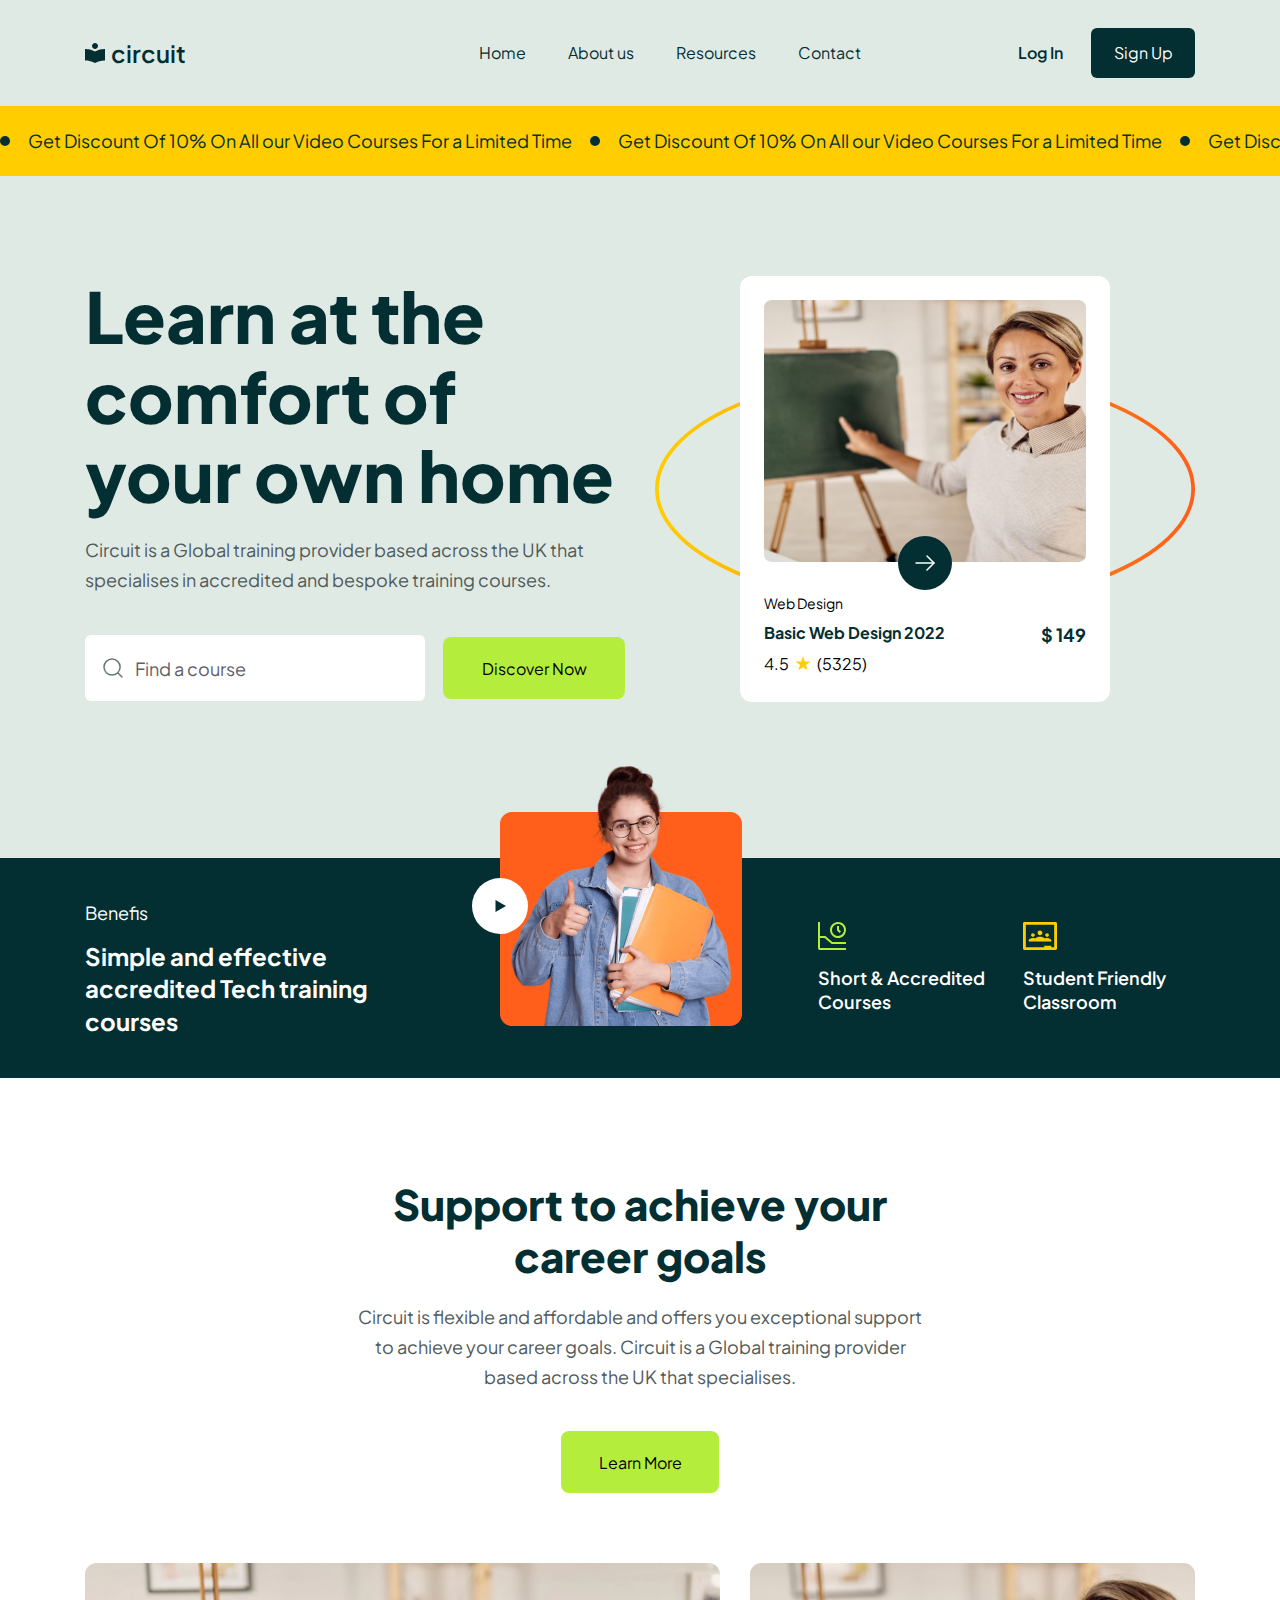
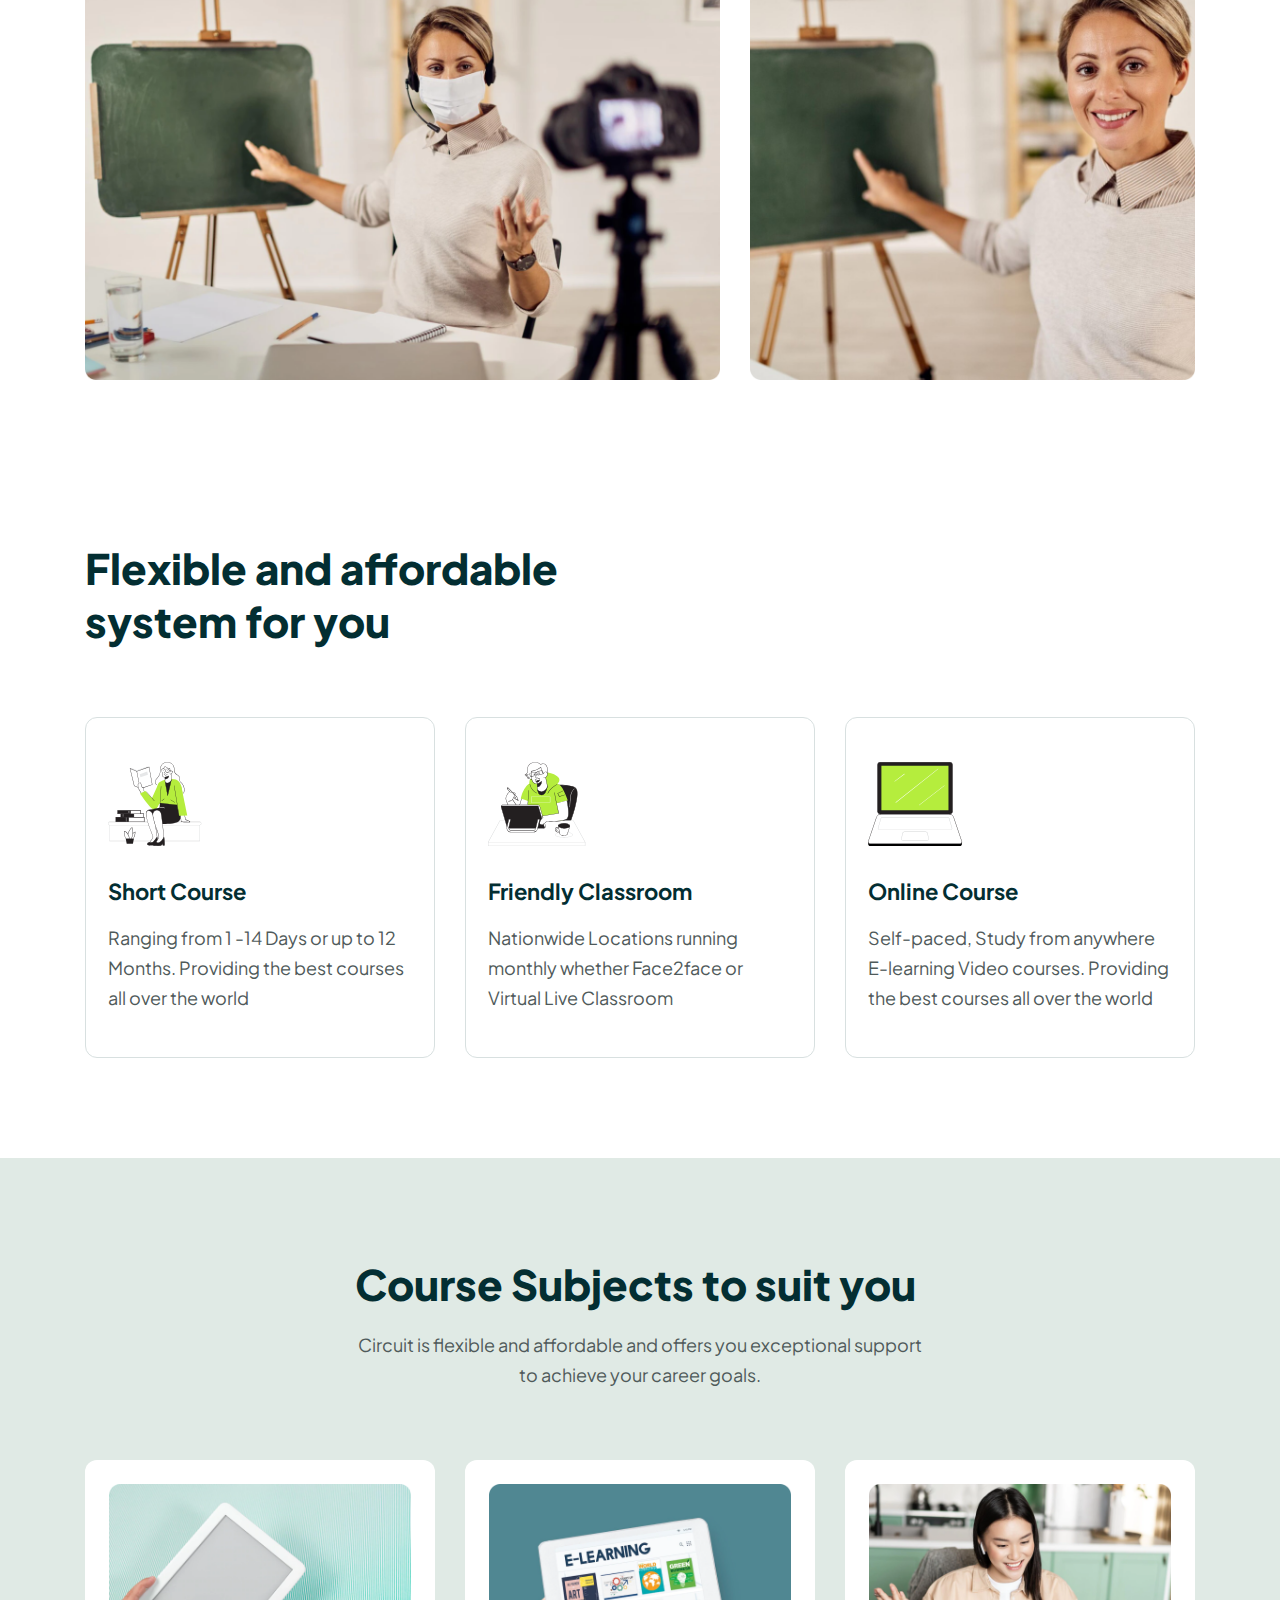
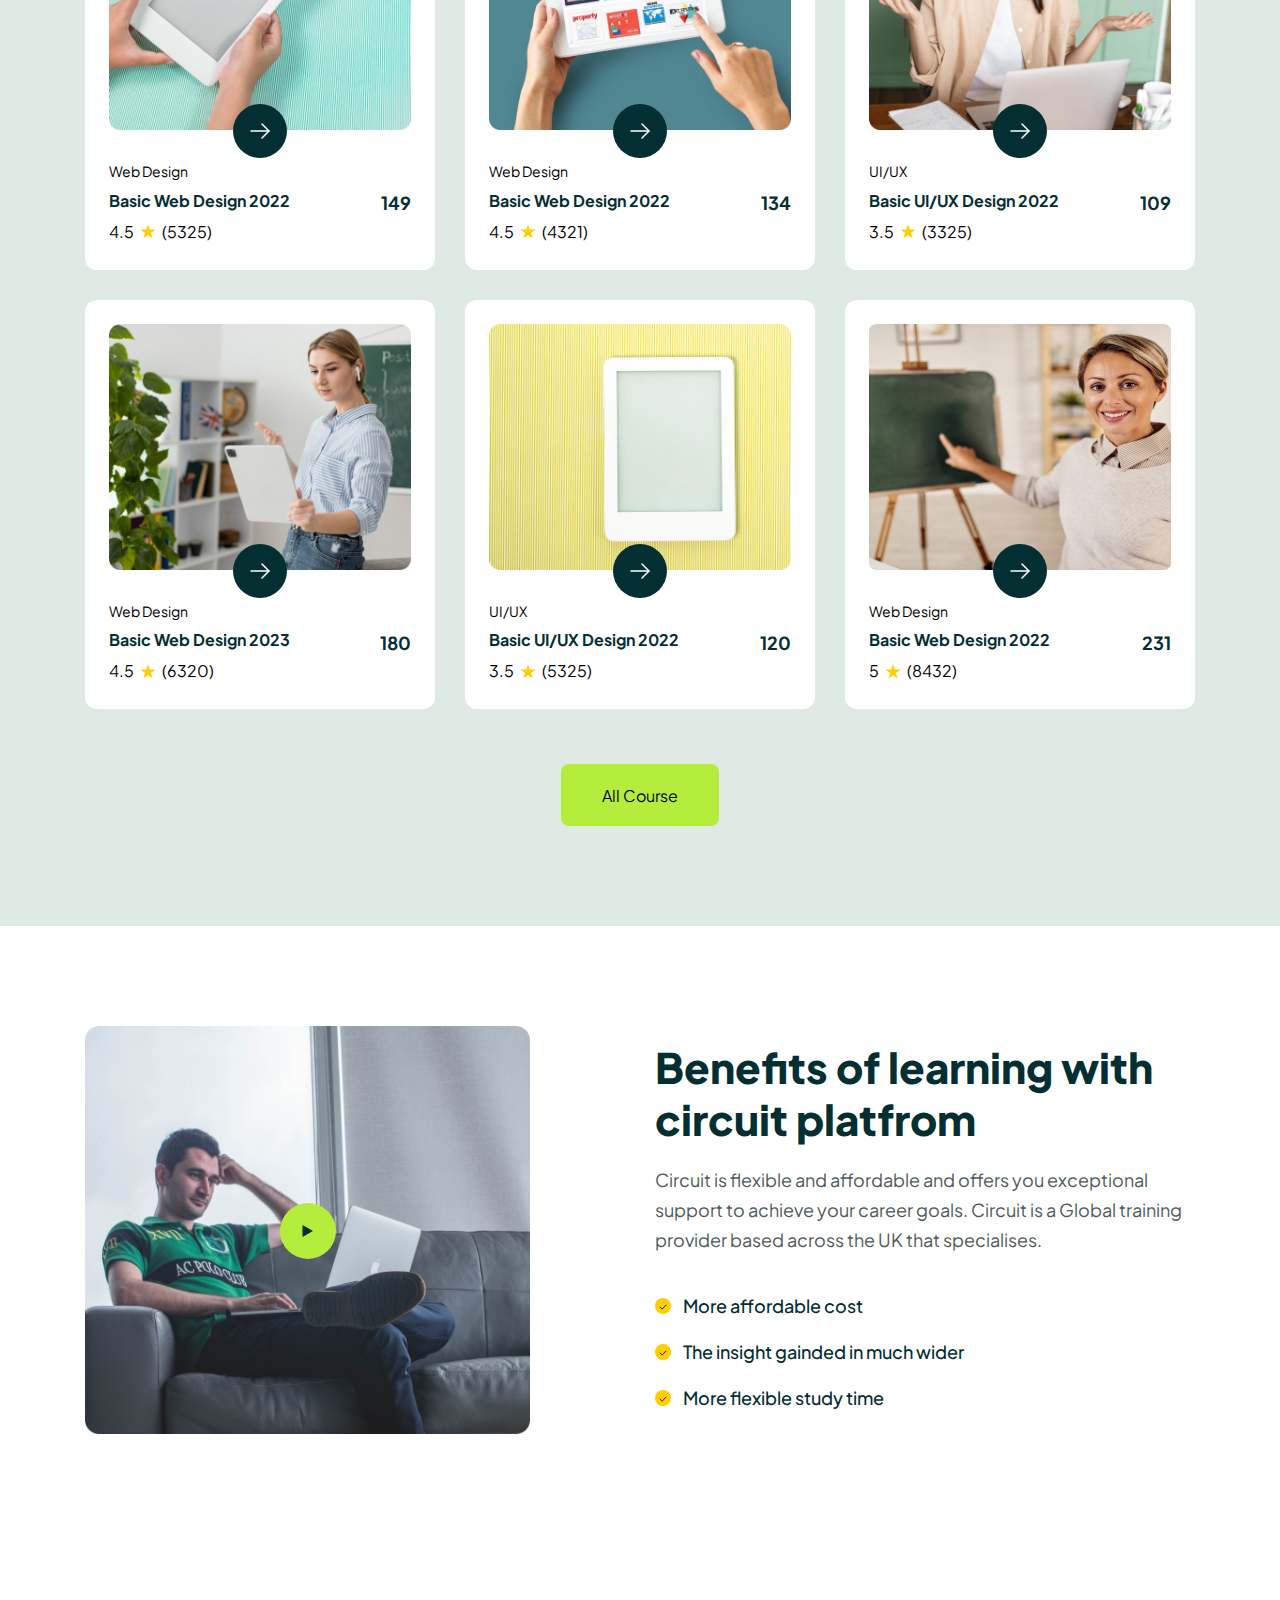
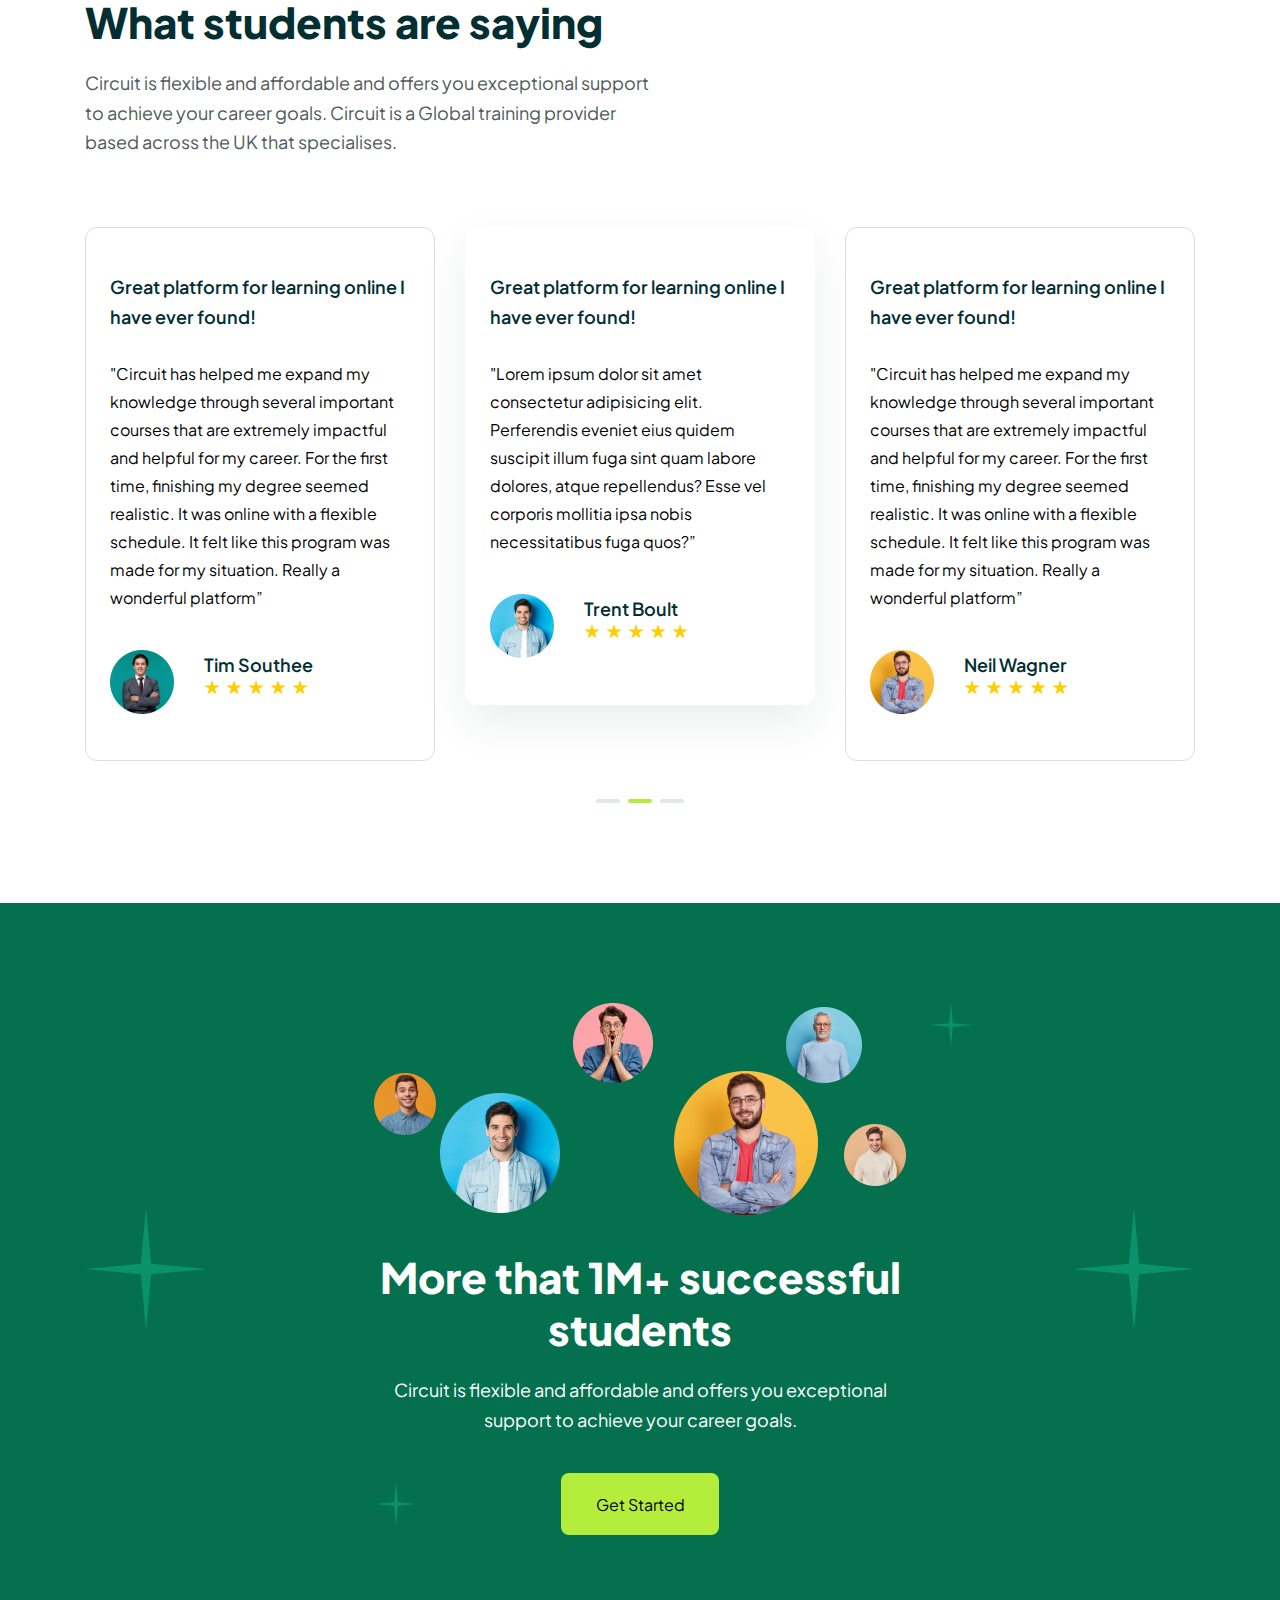
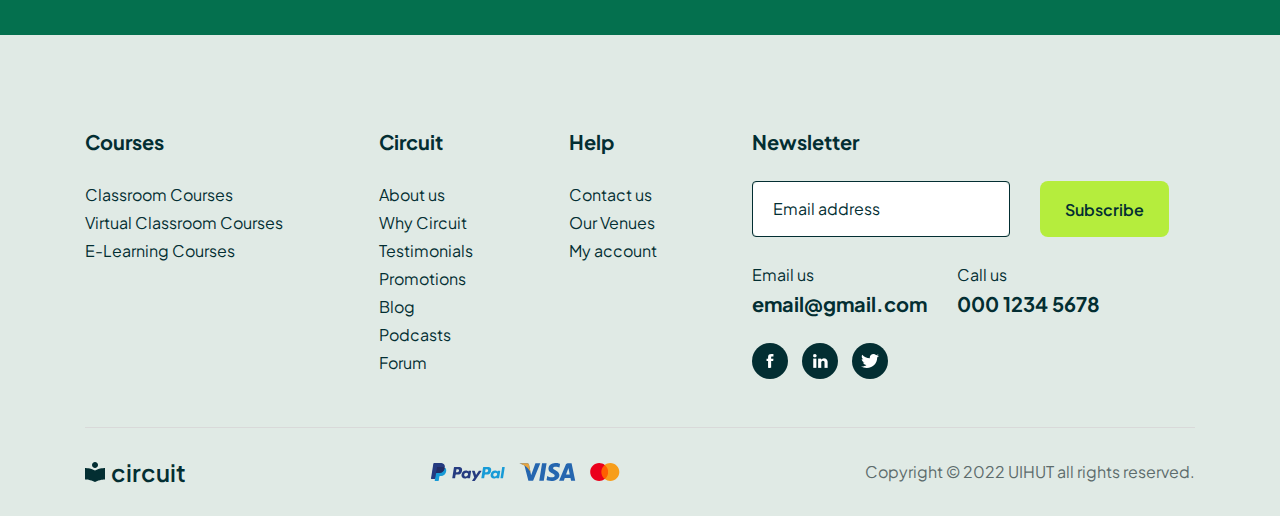
<file: index.html>
<!DOCTYPE html>
<html lang="en">
    <head>
        <meta charset="UTF-8" />
        <meta name="viewport" content="width=device-width, initial-scale=1.0" />
        <title>Circuit</title>

        <!-- Favicon -->
        <link
            rel="apple-touch-icon"
            sizes="76x76"
            href="./assets/favicon/apple-touch-icon.png"
        />
        <link
            rel="icon"
            type="image/png"
            sizes="32x32"
            href="./assets/favicon/favicon-32x32.png"
        />
        <link
            rel="icon"
            type="image/png"
            sizes="16x16"
            href="./assets/favicon/favicon-16x16.png"
        />
        <link rel="manifest" href="./assets/favicon/site.webmanifest" />
        <link
            rel="mask-icon"
            href="./assets/favicon/safari-pinned-tab.svg"
            color="#5bbad5"
        />
        <meta name="msapplication-TileColor" content="#da532c" />
        <meta name="theme-color" content="#ffffff" />

        <!-- Google fonts -->
        <link rel="preconnect" href="https://fonts.googleapis.com" />
        <link rel="preconnect" href="https://fonts.gstatic.com" crossorigin />
        <link
            href="https://fonts.googleapis.com/css2?family=Plus+Jakarta+Sans:wght@400;500;600;700;800&display=swap"
            rel="stylesheet"
        />

        <!-- Styles -->
        <link rel="stylesheet" href="./assets/css/main.css" />

        <!-- Animation -->
        <link
            rel="stylesheet"
            href="https://cdnjs.cloudflare.com/ajax/libs/animate.css/4.1.1/animate.min.css"
        />

        <!-- Script -->
        <script src="./assets/js/script.js"></script>
    </head>
    <body>
        <main id="home-page">
            <header id="header" class="header"></header>
            <script>
                load("#header", "./templates/header.html");
            </script>

            <!-- Offer -->
            <article class="offer">
                <ul class="offer__list">
                    <li class="offer__item">
                        <a href="#!" class="offer__link">
                            Get Discount Of 10% On All our Video Courses For a
                            Limited Time
                        </a>
                    </li>
                    <li class="offer__item">
                        <a href="#!" class="offer__link">
                            Get Discount Of 10% On All our Video Courses For a
                            Limited Time
                        </a>
                    </li>
                    <li class="offer__item">
                        <a href="#!" class="offer__link">
                            Get Discount Of 10% On All our Video Courses For a
                            Limited Time
                        </a>
                    </li>
                    <li class="offer__item">
                        <a href="#!" class="offer__link">
                            Get Discount Of 10% On All our Video Courses For a
                            Limited Time
                        </a>
                    </li>
                </ul>
            </article>

            <!-- Hero -->
            <section class="hero hero__home">
                <div class="container">
                    <div class="row hero__row row-cols-2 row-cols-md-1 gy-3">
                        <div class="col">
                            <div class="hero__left">
                                <h1 class="heading hero__heading">
                                    Learn at the comfort of your own home
                                </h1>
                                <p class="section__desc hero__desc">
                                    Circuit is a Global training provider based
                                    across the UK that specialises in accredited
                                    and bespoke training courses.
                                </p>
                                <form
                                    action="./search-result.html"
                                    class="form hero__form"
                                >
                                    <div class="form__row form__row--small">
                                        <div
                                            class="form__group hero__form-group"
                                        >
                                            <div class="form__group-horizontal">
                                                <img
                                                    src="./assets/icon/search.svg"
                                                    alt=""
                                                    class="form__group-icon"
                                                />
                                                <input
                                                    type="text"
                                                    placeholder="Find a course"
                                                    class="form__group-input"
                                                />
                                            </div>
                                        </div>
                                        <button
                                            type="submit"
                                            class="btn form__submit-btn hero__form-btn"
                                        >
                                            Discover Now
                                        </button>
                                    </div>
                                </form>
                            </div>
                        </div>
                        <div class="col">
                            <div class="hero__right">
                                <img
                                    src="./assets/icon/ellipse.svg"
                                    alt=""
                                    class="hero__right-decor-img"
                                />
                                <a
                                    href="./course-detail.htmlcourse-detail.html"
                                >
                                    <article class="course-card">
                                        <div class="course-card__wrap-thumb">
                                            <img
                                                src="./assets/img/courses-img/courses-img-1.png"
                                                alt=""
                                                class="course-card__thumb"
                                            />
                                            <a
                                                href="#!"
                                                class="course-card__detail"
                                            >
                                                <img
                                                    src="./assets/icon/arrow-right.svg"
                                                    alt=""
                                                    class="course-card__detail-icon"
                                                />
                                            </a>
                                        </div>
                                        <div class="course-card__info">
                                            <div>
                                                <h3 class="course-card__title">
                                                    Web Design
                                                </h3>
                                                <p class="course-card__desc">
                                                    Basic Web Design 2022
                                                </p>
                                                <div
                                                    class="course-card__rating"
                                                >
                                                    <span>4.5</span>
                                                    <img
                                                        src="./assets/icon/star.svg"
                                                        alt=""
                                                    />
                                                    <span>(5325)</span>
                                                </div>
                                            </div>

                                            <span class="course-card__price">
                                                $ 149
                                            </span>
                                        </div>
                                    </article>
                                </a>
                            </div>
                        </div>
                    </div>
                </div>
            </section>

            <!-- Benefits -->
            <section class="benefis">
                <div class="container">
                    <div class="benefis__inner">
                        <div class="benefis__text">
                            <h3 class="benefis__title">Benefis</h3>
                            <h2 class="benefis__heading">
                                Simple and effective accredited Tech training
                                courses
                            </h2>
                        </div>
                        <div class="benefis__right">
                            <div class="benefis__media">
                                <img
                                    src="./assets/img/benefits/benefits-img.png"
                                    alt=""
                                    class="benefis__media-img"
                                />
                                <button class="play-btn benefis__media-btn">
                                    <img
                                        src="./assets/icon/play.svg"
                                        alt=""
                                        class="benefis__media-btn-icon"
                                    />
                                </button>
                            </div>
                            <div class="benefis__list">
                                <div class="benefis__item">
                                    <img
                                        src="./assets/img/benefits/benefits-icon-1.svg"
                                        alt=""
                                        class="benefis__item-icon"
                                    />
                                    <p class="benefis__item-desc">
                                        Short & Accredited Courses
                                    </p>
                                </div>
                                <div class="benefis__item">
                                    <img
                                        src="./assets/img/benefits/benefits-icon-2.svg"
                                        alt=""
                                        class="benefis__item-icon"
                                    />
                                    <p class="benefis__item-desc">
                                        Student Friendly Classroom
                                    </p>
                                </div>
                            </div>
                        </div>
                    </div>
                </div>
            </section>

            <div class="container">
                <!-- About -->
                <section class="about">
                    <h2 class="section__heading about__heading">
                        Support to achieve your career goals
                    </h2>
                    <p class="section__desc about__desc">
                        Circuit is flexible and affordable and offers you
                        exceptional support to achieve your career goals.
                        Circuit is a Global training provider based across the
                        UK that specialises.
                    </p>
                    <button class="btn about__btn">Learn More</button>
                    <div class="about__media">
                        <div class="row">
                            <div class="col-7">
                                <img
                                    src="./assets/img/about/about-img-1.png"
                                    alt=""
                                    class="about__media-img"
                                />
                            </div>
                            <div class="col-5">
                                <img
                                    src="./assets/img/courses-img/courses-img-1.png"
                                    alt=""
                                    class="about__media-img"
                                />
                            </div>
                        </div>
                    </div>
                </section>

                <!-- Services -->
                <section class="services">
                    <h2 class="section__heading services__heading">
                        Flexible and affordable system for you
                    </h2>
                    <div class="services__list">
                        <div
                            class="row row-cols-3 row-cols-md-1 gy-lg-3 gy-md-2"
                        >
                            <div class="col">
                                <a href="#!">
                                    <article class="services__item">
                                        <img
                                            src="./assets/img/services/services-img-1.svg"
                                            alt=""
                                            class="services__item-thumb"
                                        />
                                        <h3 class="services__item-title">
                                            Short Course
                                        </h3>
                                        <p class="services__item-desc">
                                            Ranging from 1 -14 Days or up to 12
                                            Months. Providing the best courses
                                            all over the world
                                        </p>
                                    </article>
                                </a>
                            </div>
                            <div class="col">
                                <a href="#!">
                                    <article class="services__item">
                                        <img
                                            src="./assets/img/services/services-img-2.svg"
                                            alt=""
                                            class="services__item-thumb"
                                        />
                                        <h3 class="services__item-title">
                                            Friendly Classroom
                                        </h3>
                                        <p class="services__item-desc">
                                            Nationwide Locations running monthly
                                            whether Face2face or Virtual Live
                                            Classroom
                                        </p>
                                    </article>
                                </a>
                            </div>
                            <div class="col">
                                <a href="#!">
                                    <article class="services__item">
                                        <img
                                            src="./assets/img/services/services-img-3.svg"
                                            alt=""
                                            class="services__item-thumb"
                                        />
                                        <h3 class="services__item-title">
                                            Online Course
                                        </h3>
                                        <p class="services__item-desc">
                                            Self-paced, Study from anywhere
                                            E-learning Video courses. Providing
                                            the best courses all over the world
                                        </p>
                                    </article>
                                </a>
                            </div>
                        </div>
                    </div>
                </section>
            </div>

            <!-- Courses -->
            <section class="courses">
                <div class="container">
                    <h2 class="section__heading courses__heading">
                        Course Subjects to suit you
                    </h2>
                    <p class="section__desc courses__desc">
                        Circuit is flexible and affordable and offers you
                        exceptional support to achieve your career goals.
                    </p>
                    <div class="courses-block">
                        <div
                            class="row row-cols-3 row-cols-lg-2 row-cols-md-1 gy-3 gy-md-2"
                        >
                            <div class="col">
                                <a href="./course-detail.html">
                                    <article class="course-card">
                                        <div class="course-card__wrap-thumb">
                                            <img
                                                src="./assets/img/courses-img/courses-img-2.png"
                                                alt=""
                                                class="course-card__thumb"
                                            />
                                            <a
                                                href="#!"
                                                class="course-card__detail"
                                            >
                                                <img
                                                    src="./assets/icon/arrow-right.svg"
                                                    alt=""
                                                />
                                            </a>
                                        </div>
                                        <div class="course-card__info">
                                            <div>
                                                <h3 class="course-card__title">
                                                    Web Design
                                                </h3>
                                                <p class="course-card__desc">
                                                    Basic Web Design 2022
                                                </p>
                                                <div
                                                    class="course-card__rating"
                                                >
                                                    <span>4.5</span>
                                                    <img
                                                        src="./assets/icon/star.svg"
                                                        alt=""
                                                    />
                                                    <span>(5325)</span>
                                                </div>
                                            </div>
                                            <span class="course-card__price"
                                                >149</span
                                            >
                                        </div>
                                    </article>
                                </a>
                            </div>
                            <div class="col">
                                <a href="./course-detail.html">
                                    <article class="course-card">
                                        <div class="course-card__wrap-thumb">
                                            <img
                                                src="./assets/img/courses-img/courses-img-3.png"
                                                alt=""
                                                class="course-card__thumb"
                                            />
                                            <a
                                                href="#!"
                                                class="course-card__detail"
                                            >
                                                <img
                                                    src="./assets/icon/arrow-right.svg"
                                                    alt=""
                                                />
                                            </a>
                                        </div>
                                        <div class="course-card__info">
                                            <div>
                                                <h3 class="course-card__title">
                                                    Web Design
                                                </h3>
                                                <p class="course-card__desc">
                                                    Basic Web Design 2022
                                                </p>
                                                <div
                                                    class="course-card__rating"
                                                >
                                                    <span>4.5</span>
                                                    <img
                                                        src="./assets/icon/star.svg"
                                                        alt=""
                                                    />
                                                    <span>(4321)</span>
                                                </div>
                                            </div>
                                            <span class="course-card__price"
                                                >134</span
                                            >
                                        </div>
                                    </article>
                                </a>
                            </div>
                            <div class="col">
                                <a href="./course-detail.html">
                                    <article class="course-card">
                                        <div class="course-card__wrap-thumb">
                                            <img
                                                src="./assets/img/courses-img/courses-img-4.png"
                                                alt=""
                                                class="course-card__thumb"
                                            />
                                            <a
                                                href="#!"
                                                class="course-card__detail"
                                            >
                                                <img
                                                    src="./assets/icon/arrow-right.svg"
                                                    alt=""
                                                />
                                            </a>
                                        </div>
                                        <div class="course-card__info">
                                            <div>
                                                <h3 class="course-card__title">
                                                    UI/UX
                                                </h3>
                                                <p class="course-card__desc">
                                                    Basic UI/UX Design 2022
                                                </p>
                                                <div
                                                    class="course-card__rating"
                                                >
                                                    <span>3.5</span>
                                                    <img
                                                        src="./assets/icon/star.svg"
                                                        alt=""
                                                    />
                                                    <span>(3325)</span>
                                                </div>
                                            </div>
                                            <span class="course-card__price"
                                                >109</span
                                            >
                                        </div>
                                    </article>
                                </a>
                            </div>
                            <div class="col">
                                <a href="./course-detail.html">
                                    <article class="course-card">
                                        <div class="course-card__wrap-thumb">
                                            <img
                                                src="./assets/img/courses-img/courses-img-5.png"
                                                alt=""
                                                class="course-card__thumb"
                                            />
                                            <a
                                                href="#!"
                                                class="course-card__detail"
                                            >
                                                <img
                                                    src="./assets/icon/arrow-right.svg"
                                                    alt=""
                                                />
                                            </a>
                                        </div>
                                        <div class="course-card__info">
                                            <div>
                                                <h3 class="course-card__title">
                                                    Web Design
                                                </h3>
                                                <p class="course-card__desc">
                                                    Basic Web Design 2023
                                                </p>
                                                <div
                                                    class="course-card__rating"
                                                >
                                                    <span>4.5</span>
                                                    <img
                                                        src="./assets/icon/star.svg"
                                                        alt=""
                                                    />
                                                    <span>(6320)</span>
                                                </div>
                                            </div>
                                            <span class="course-card__price"
                                                >180</span
                                            >
                                        </div>
                                    </article>
                                </a>
                            </div>
                            <div class="col">
                                <a href="./course-detail.html">
                                    <article class="course-card">
                                        <div class="course-card__wrap-thumb">
                                            <img
                                                src="./assets/img/courses-img/courses-img-6.png"
                                                alt=""
                                                class="course-card__thumb"
                                            />
                                            <a
                                                href="#!"
                                                class="course-card__detail"
                                            >
                                                <img
                                                    src="./assets/icon/arrow-right.svg"
                                                    alt=""
                                                />
                                            </a>
                                        </div>
                                        <div class="course-card__info">
                                            <div>
                                                <h3 class="course-card__title">
                                                    UI/UX
                                                </h3>
                                                <p class="course-card__desc">
                                                    Basic UI/UX Design 2022
                                                </p>
                                                <div
                                                    class="course-card__rating"
                                                >
                                                    <span>3.5</span>
                                                    <img
                                                        src="./assets/icon/star.svg"
                                                        alt=""
                                                    />
                                                    <span>(5325)</span>
                                                </div>
                                            </div>
                                            <span class="course-card__price"
                                                >120</span
                                            >
                                        </div>
                                    </article>
                                </a>
                            </div>
                            <div class="col">
                                <a href="./course-detail.html">
                                    <article class="course-card">
                                        <div class="course-card__wrap-thumb">
                                            <img
                                                src="./assets/img/courses-img/courses-img-1.png"
                                                alt=""
                                                class="course-card__thumb"
                                            />
                                            <a
                                                href="#!"
                                                class="course-card__detail"
                                            >
                                                <img
                                                    src="./assets/icon/arrow-right.svg"
                                                    alt=""
                                                />
                                            </a>
                                        </div>
                                        <div class="course-card__info">
                                            <div>
                                                <h3 class="course-card__title">
                                                    Web Design
                                                </h3>
                                                <p class="course-card__desc">
                                                    Basic Web Design 2022
                                                </p>
                                                <div
                                                    class="course-card__rating"
                                                >
                                                    <span>5</span>
                                                    <img
                                                        src="./assets/icon/star.svg"
                                                        alt=""
                                                    />
                                                    <span>(8432)</span>
                                                </div>
                                            </div>
                                            <span class="course-card__price"
                                                >231</span
                                            >
                                        </div>
                                    </article>
                                </a>
                            </div>
                        </div>
                    </div>
                    <button class="btn courses__btn">All Course</button>
                </div>
            </section>

            <div class="container">
                <!-- Features -->
                <div class="features">
                    <div class="row gy-3">
                        <div class="col-5 col-lg-6 col-md-12">
                            <div class="features__media">
                                <img
                                    src="./assets/img/features/features-img.png"
                                    alt=""
                                    class="features__media-img"
                                />
                                <button class="play-btn features__media-btn">
                                    <img src="./assets/icon/play.svg" alt="" />
                                </button>
                            </div>
                        </div>
                        <div
                            class="col-6 col-lg-6 col-md-12 offset-1 offset-lg-0"
                        >
                            <div class="features__content">
                                <h2 class="section__heading features__heading">
                                    Benefits of learning with circuit platfrom
                                </h2>
                                <p class="section__desc features__desc">
                                    Circuit is flexible and affordable and
                                    offers you exceptional support to achieve
                                    your career goals. Circuit is a Global
                                    training provider based across the UK that
                                    specialises.
                                </p>
                                <ul class="features__list">
                                    <li class="features__item">
                                        More affordable cost
                                    </li>
                                    <li class="features__item">
                                        The insight gainded in much wider
                                    </li>
                                    <li class="features__item">
                                        More flexible study time
                                    </li>
                                </ul>
                            </div>
                        </div>
                    </div>
                </div>

                <!-- Feedback -->
                <section class="feedback">
                    <h2 class="section__heading">What students are saying</h2>
                    <p class="section__desc feedback__desc">
                        Circuit is flexible and affordable and offers you
                        exceptional support to achieve your career goals.
                        Circuit is a Global training provider based across the
                        UK that specialises.
                    </p>
                    <div class="feedback__list">
                        <div class="row row-cols-3 row-cols-lg-1 gy-3 gy-md-2">
                            <!-- user 1 -->
                            <div class="col">
                                <article class="feedback__item">
                                    <h3 class="feedback__item-title">
                                        Great platform for learning online I
                                        have ever found!
                                    </h3>
                                    <blockquote class="feedback__item-comment">
                                        "Circuit has helped me expand my
                                        knowledge through several important
                                        courses that are extremely impactful and
                                        helpful for my career. For the first
                                        time, finishing my degree seemed
                                        realistic. It was online with a flexible
                                        schedule. It felt like this program was
                                        made for my situation. Really a
                                        wonderful platform”
                                    </blockquote>
                                    <div class="user-info">
                                        <div class="user-info__left">
                                            <img
                                                src="./assets/img/feedback/avatar-1.png"
                                                alt=""
                                                class="user-info__avatar"
                                            />
                                        </div>
                                        <div class="user-info__right">
                                            <h4 class="user-info__name">
                                                Tim Southee
                                            </h4>
                                            <div class="user-info__rating">
                                                <img
                                                    src="./assets/icon/star.svg"
                                                    alt=""
                                                />
                                                <img
                                                    src="./assets/icon/star.svg"
                                                    alt=""
                                                />
                                                <img
                                                    src="./assets/icon/star.svg"
                                                    alt=""
                                                />
                                                <img
                                                    src="./assets/icon/star.svg"
                                                    alt=""
                                                />
                                                <img
                                                    src="./assets/icon/star.svg"
                                                    alt=""
                                                />
                                            </div>
                                        </div>
                                    </div>
                                </article>
                            </div>
                            <!-- user 2 -->
                            <div class="col">
                                <article class="feedback__item active">
                                    <h3 class="feedback__item-title">
                                        Great platform for learning online I
                                        have ever found!
                                    </h3>
                                    <blockquote class="feedback__item-comment">
                                        "Lorem ipsum dolor sit amet consectetur
                                        adipisicing elit. Perferendis eveniet
                                        eius quidem suscipit illum fuga sint
                                        quam labore dolores, atque repellendus?
                                        Esse vel corporis mollitia ipsa nobis
                                        necessitatibus fuga quos?”
                                    </blockquote>
                                    <div class="user-info">
                                        <div class="user-info__left">
                                            <img
                                                src="./assets/img/feedback/avatar-2.png"
                                                alt=""
                                                class="user-info__avatar"
                                            />
                                        </div>
                                        <div class="user-info__right">
                                            <h4 class="user-info__name">
                                                Trent Boult
                                            </h4>
                                            <div class="user-info__rating">
                                                <img
                                                    src="./assets/icon/star.svg"
                                                    alt=""
                                                />
                                                <img
                                                    src="./assets/icon/star.svg"
                                                    alt=""
                                                />
                                                <img
                                                    src="./assets/icon/star.svg"
                                                    alt=""
                                                />
                                                <img
                                                    src="./assets/icon/star.svg"
                                                    alt=""
                                                />
                                                <img
                                                    src="./assets/icon/star.svg"
                                                    alt=""
                                                />
                                            </div>
                                        </div>
                                    </div>
                                </article>
                            </div>
                            <!-- user 3 -->
                            <div class="col">
                                <article class="feedback__item">
                                    <h3 class="feedback__item-title">
                                        Great platform for learning online I
                                        have ever found!
                                    </h3>
                                    <blockquote class="feedback__item-comment">
                                        "Circuit has helped me expand my
                                        knowledge through several important
                                        courses that are extremely impactful and
                                        helpful for my career. For the first
                                        time, finishing my degree seemed
                                        realistic. It was online with a flexible
                                        schedule. It felt like this program was
                                        made for my situation. Really a
                                        wonderful platform”
                                    </blockquote>
                                    <div class="user-info">
                                        <div class="user-info__left">
                                            <img
                                                src="./assets/img/feedback/avatar-3.png"
                                                alt=""
                                                class="user-info__avatar"
                                            />
                                        </div>
                                        <div class="user-info__right">
                                            <h4 class="user-info__name">
                                                Neil Wagner
                                            </h4>
                                            <div class="user-info__rating">
                                                <img
                                                    src="./assets/icon/star.svg"
                                                    alt=""
                                                />
                                                <img
                                                    src="./assets/icon/star.svg"
                                                    alt=""
                                                />
                                                <img
                                                    src="./assets/icon/star.svg"
                                                    alt=""
                                                />
                                                <img
                                                    src="./assets/icon/star.svg"
                                                    alt=""
                                                />
                                                <img
                                                    src="./assets/icon/star.svg"
                                                    alt=""
                                                />
                                            </div>
                                        </div>
                                    </div>
                                </article>
                            </div>
                        </div>
                    </div>
                    <div class="feedback__control">
                        <div class="dot-controls">
                            <span></span>
                            <span class="active"></span>
                            <span></span>
                        </div>
                    </div>
                </section>
            </div>

            <!-- CTA -->
            <section class="cta">
                <div class="container">
                    <div class="cta__innner">
                        <div>
                            <img
                                src="./assets/img/cta/decoration/star-1.svg"
                                alt=""
                                class="cta__decor"
                            />
                            <img
                                src="./assets/img/cta/decoration/star-2.svg"
                                alt=""
                                class="cta__decor"
                            />
                            <img
                                src="./assets/img/cta/decoration/star-1.svg"
                                alt=""
                                class="cta__decor"
                            />
                            <img
                                src="./assets/img/cta/decoration/star-2.svg"
                                alt=""
                                class="cta__decor"
                            />
                        </div>
                        <div>
                            <img
                                src="./assets/img/cta/avatar/avatar-1.png"
                                alt=""
                                class="cta__avatar"
                            />
                            <img
                                src="./assets/img/cta/avatar/avatar-2.png"
                                alt=""
                                class="cta__avatar"
                            />
                            <img
                                src="./assets/img/cta/avatar/avatar-3.png"
                                alt=""
                                class="cta__avatar"
                            />
                            <img
                                src="./assets/img/cta/avatar/avatar-4.png"
                                alt=""
                                class="cta__avatar"
                            />
                            <img
                                src="./assets/img/cta/avatar/avatar-5.png"
                                alt=""
                                class="cta__avatar"
                            />
                            <img
                                src="./assets/img/cta/avatar/avatar-6.png"
                                alt=""
                                class="cta__avatar"
                            />
                        </div>
                        <h2 class="section__heading cta__heading">
                            More that 1M+ successful students
                        </h2>
                        <p class="section__desc cta__desc">
                            Circuit is flexible and affordable and offers you
                            exceptional support to achieve your career goals.
                        </p>
                        <button class="btn cta__btn">Get Started</button>
                    </div>
                </div>
            </section>

            <footer id="footer" class="footer"></footer>
            <script>
                load("#footer", "./templates/footer.html");
            </script>
        </main>
    </body>
</html>
</file>
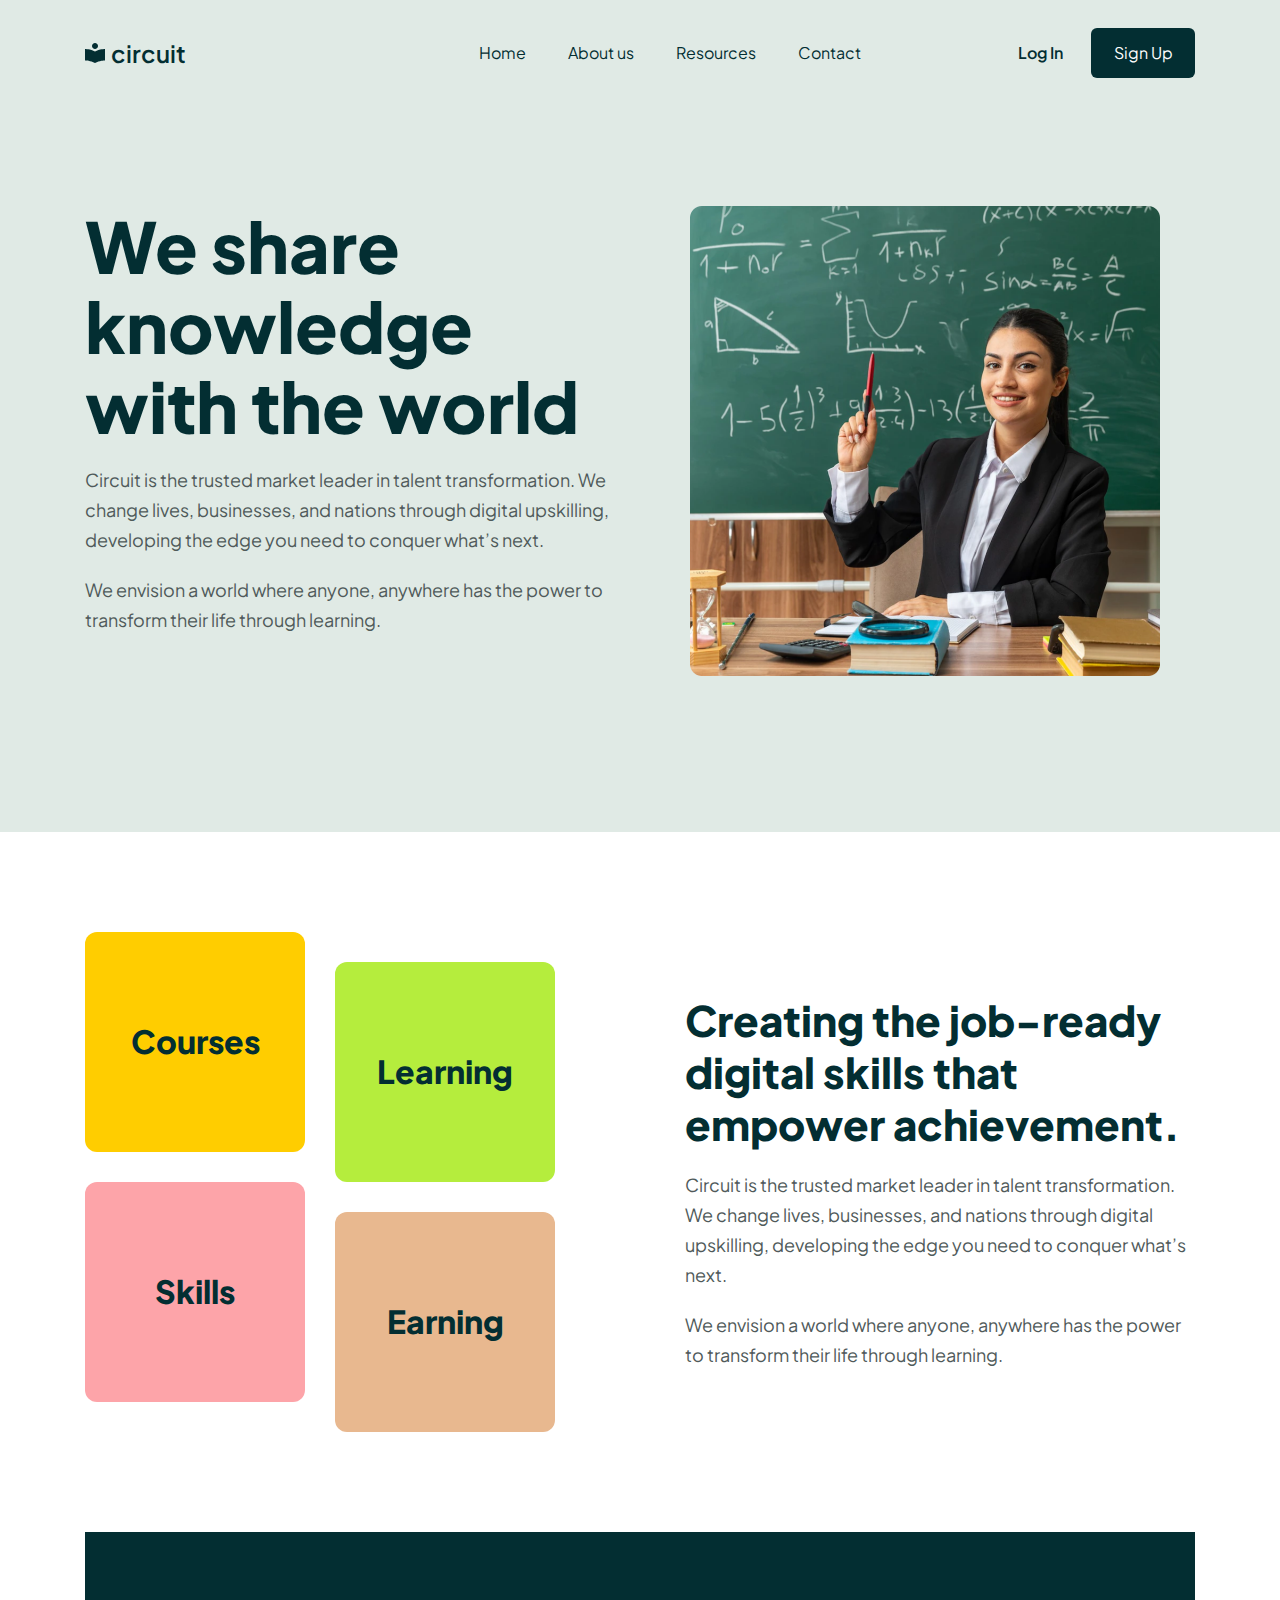
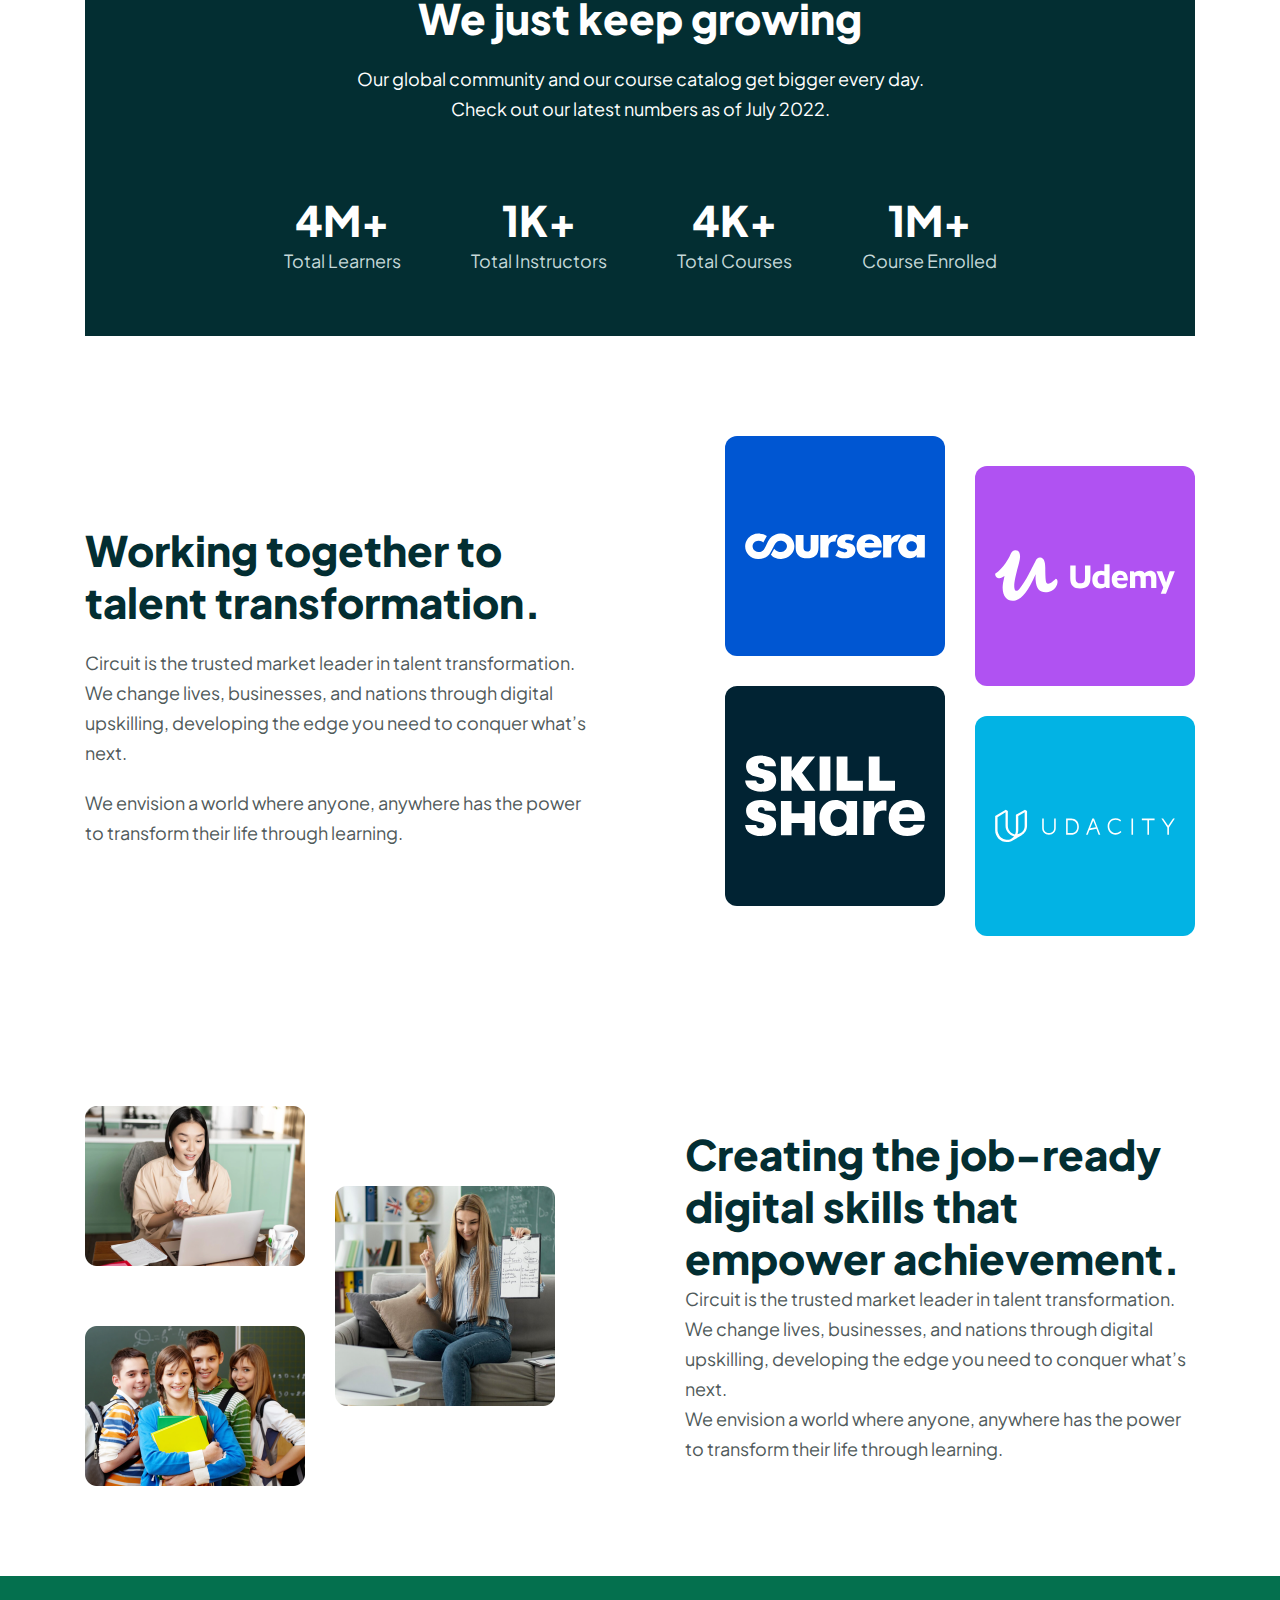
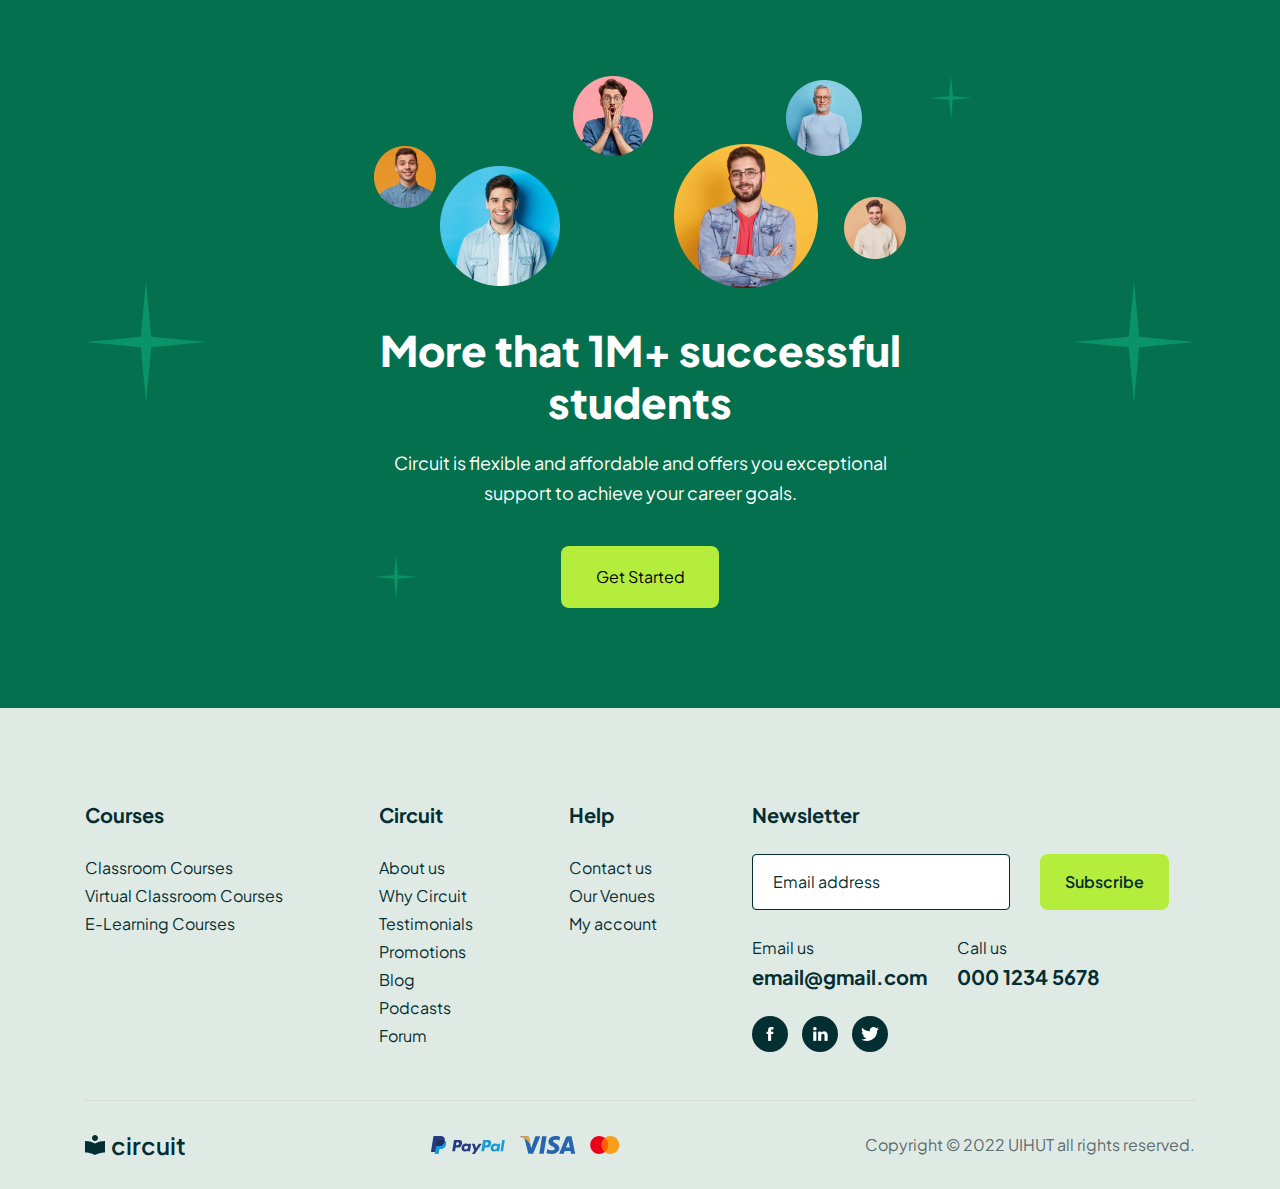
<file: about.html>
<!DOCTYPE html>
<html lang="en">
    <head>
        <meta charset="UTF-8" />
        <meta name="viewport" content="width=device-width, initial-scale=1.0" />
        <title>About</title>

        <!-- Favicon -->
        <link
            rel="apple-touch-icon"
            sizes="76x76"
            href="./assets/favicon/apple-touch-icon.png"
        />
        <link
            rel="icon"
            type="image/png"
            sizes="32x32"
            href="./assets/favicon/favicon-32x32.png"
        />
        <link
            rel="icon"
            type="image/png"
            sizes="16x16"
            href="./assets/favicon/favicon-16x16.png"
        />
        <link rel="manifest" href="./assets/favicon/site.webmanifest" />
        <link
            rel="mask-icon"
            href="./assets/favicon/safari-pinned-tab.svg"
            color="#5bbad5"
        />
        <meta name="msapplication-TileColor" content="#da532c" />
        <meta name="theme-color" content="#ffffff" />

        <!-- Google fonts -->
        <link rel="preconnect" href="https://fonts.googleapis.com" />
        <link rel="preconnect" href="https://fonts.gstatic.com" crossorigin />
        <link
            href="https://fonts.googleapis.com/css2?family=Plus+Jakarta+Sans:wght@400;500;600;700;800&display=swap"
            rel="stylesheet"
        />

        <!-- Styles -->
        <link rel="stylesheet" href="./assets/css/main.css" />

        <!-- Animation -->
        <link
            rel="stylesheet"
            href="https://cdnjs.cloudflare.com/ajax/libs/animate.css/4.1.1/animate.min.css"
        />

        <!-- Script -->
        <script src="./assets/js/script.js"></script>
    </head>
    <body>
        <main id="home-page">
            <header id="header" class="header"></header>
            <script>
                load("#header", "./templates/header.html");
            </script>

            <!-- Hero -->
            <section class="hero hero__home">
                <div class="container">
                    <div class="row hero__row row-cols-2 row-cols-md-1 gy-3">
                        <div class="col">
                            <div class="hero__left">
                                <h1 class="heading hero__heading">
                                    We share knowledge with the world
                                </h1>
                                <p class="section__desc hero__desc">
                                    Circuit is the trusted market leader in
                                    talent transformation. We change lives,
                                    businesses, and nations through digital
                                    upskilling, developing the edge you need to
                                    conquer what’s next.
                                </p>
                                <p class="section__desc hero__desc">
                                    We envision a world where anyone, anywhere
                                    has the power to transform their life
                                    through learning.
                                </p>
                            </div>
                        </div>
                        <div class="col">
                            <div class="hero__right">
                                <img
                                    src="./assets/img/about-page/hero/hero-img.png"
                                    alt=""
                                    class="hero__img"
                                />
                            </div>
                        </div>
                    </div>
                </div>
            </section>

            <div class="container">
                <!-- Skills -->
                <div class="skills">
                    <div class="frame">
                        <div class="skills__left">
                            <div class="frame__square-block">
                                <span class="frame__square">Courses</span>
                                <span class="frame__square">Learning</span>
                                <span class="frame__square">Skills</span>
                                <span class="frame__square">Earning</span>
                            </div>
                        </div>
                        <div class="skills__right">
                            <h2 class="section__heading">
                                Creating the job-ready digital skills that
                                empower achievement.
                            </h2>
                            <p class="section__desc skills__desc">
                                Circuit is the trusted market leader in talent
                                transformation. We change lives, businesses, and
                                nations through digital upskilling, developing
                                the edge you need to conquer what’s next.
                            </p>
                            <p class="section__desc skills__desc">
                                We envision a world where anyone, anywhere has
                                the power to transform their life through
                                learning.
                            </p>
                        </div>
                    </div>
                </div>

                <!-- Growing -->
                <div class="analysis">
                    <h2 class="section__heading analysis__heading">
                        We just keep growing
                    </h2>
                    <p class="section__desc analysis__desc">
                        Our global community and our course catalog get bigger
                        every day. Check out our latest numbers as of July 2022.
                    </p>
                    <div class="analysis__list">
                        <div class="analysis__item">
                            <h3 class="analysis__item-title">4M+</h3>
                            <p class="analysis__item-desc">Total Learners</p>
                        </div>
                        <div class="analysis__item">
                            <h3 class="analysis__item-title">1K+</h3>
                            <p class="analysis__item-desc">Total Instructors</p>
                        </div>
                        <div class="analysis__item">
                            <h3 class="analysis__item-title">4K+</h3>
                            <p class="analysis__item-desc">Total Courses</p>
                        </div>
                        <div class="analysis__item">
                            <h3 class="analysis__item-title">1M+</h3>
                            <p class="analysis__item-desc">Course Enrolled</p>
                        </div>
                    </div>
                </div>

                <div class="partner">
                    <div class="frame">
                        <div class="partner__left">
                            <h2 class="section__heading">
                                Working together to talent transformation.
                            </h2>
                            <p class="section__desc partner__desc">
                                Circuit is the trusted market leader in talent
                                transformation. We change lives, businesses, and
                                nations through digital upskilling, developing
                                the edge you need to conquer what’s next.
                            </p>
                            <p class="section__desc partner__desc">
                                We envision a world where anyone, anywhere has
                                the power to transform their life through
                                learning.
                            </p>
                        </div>
                        <div class="partner__right">
                            <div class="frame__square-block">
                                <span class="frame__square">
                                    <img
                                        src="./assets/icon/coursera.svg"
                                        alt=""
                                    />
                                </span>
                                <span class="frame__square">
                                    <img
                                        src="./assets/icon/u-demy.svg"
                                        alt=""
                                    />
                                </span>
                                <span class="frame__square">
                                    <img
                                        src="./assets/icon/skill-share.svg"
                                        alt=""
                                    />
                                </span>
                                <span class="frame__square">
                                    <img
                                        src="./assets/icon/udacity.svg"
                                        alt=""
                                    />
                                </span>
                            </div>
                        </div>
                    </div>
                </div>

                <!-- Learning -->
                <div class="learning">
                    <div class="frame">
                        <div class="learning__left">
                            <div class="frame__square-block">
                                <span class="frame__square">
                                    <img
                                        src="./assets/img/learning/learning-1.png"
                                        alt=""
                                        class="frame__img"
                                    />
                                </span>
                                <span class="frame__square">
                                    <img
                                        src="./assets/img/learning/learning-2.png"
                                        alt=""
                                        class="frame__img"
                                    />
                                </span>
                                <span class="frame__square">
                                    <img
                                        src="./assets/img/learning/learning-3.png"
                                        alt=""
                                        class="frame__img"
                                    />
                                </span>
                            </div>
                        </div>
                        <div class="learning__right">
                            <h2 class="section__heading">
                                Creating the job-ready digital skills that
                                empower achievement.
                            </h2>
                            <p class="section__desc learning__desc">
                                Circuit is the trusted market leader in talent
                                transformation. We change lives, businesses, and
                                nations through digital upskilling, developing
                                the edge you need to conquer what’s next.
                            </p>
                            <p class="section__desc learning__desc">
                                We envision a world where anyone, anywhere has
                                the power to transform their life through
                                learning.
                            </p>
                        </div>
                    </div>
                </div>
            </div>

            <!-- CTA -->
            <section class="cta">
                <div class="container">
                    <div class="cta__innner">
                        <div>
                            <img
                                src="./assets/img/cta/decoration/star-1.svg"
                                alt=""
                                class="cta__decor"
                            />
                            <img
                                src="./assets/img/cta/decoration/star-2.svg"
                                alt=""
                                class="cta__decor"
                            />
                            <img
                                src="./assets/img/cta/decoration/star-1.svg"
                                alt=""
                                class="cta__decor"
                            />
                            <img
                                src="./assets/img/cta/decoration/star-2.svg"
                                alt=""
                                class="cta__decor"
                            />
                        </div>
                        <div>
                            <img
                                src="./assets/img/cta/avatar/avatar-1.png"
                                alt=""
                                class="cta__avatar"
                            />
                            <img
                                src="./assets/img/cta/avatar/avatar-2.png"
                                alt=""
                                class="cta__avatar"
                            />
                            <img
                                src="./assets/img/cta/avatar/avatar-3.png"
                                alt=""
                                class="cta__avatar"
                            />
                            <img
                                src="./assets/img/cta/avatar/avatar-4.png"
                                alt=""
                                class="cta__avatar"
                            />
                            <img
                                src="./assets/img/cta/avatar/avatar-5.png"
                                alt=""
                                class="cta__avatar"
                            />
                            <img
                                src="./assets/img/cta/avatar/avatar-6.png"
                                alt=""
                                class="cta__avatar"
                            />
                        </div>
                        <h2 class="section__heading cta__heading">
                            More that 1M+ successful students
                        </h2>
                        <p class="section__desc cta__desc">
                            Circuit is flexible and affordable and offers you
                            exceptional support to achieve your career goals.
                        </p>
                        <button class="btn cta__btn">Get Started</button>
                    </div>
                </div>
            </section>

            <footer id="footer" class="footer"></footer>
            <script>
                load("#footer", "./templates/footer.html");
            </script>
        </main>
    </body>
</html>
</file>
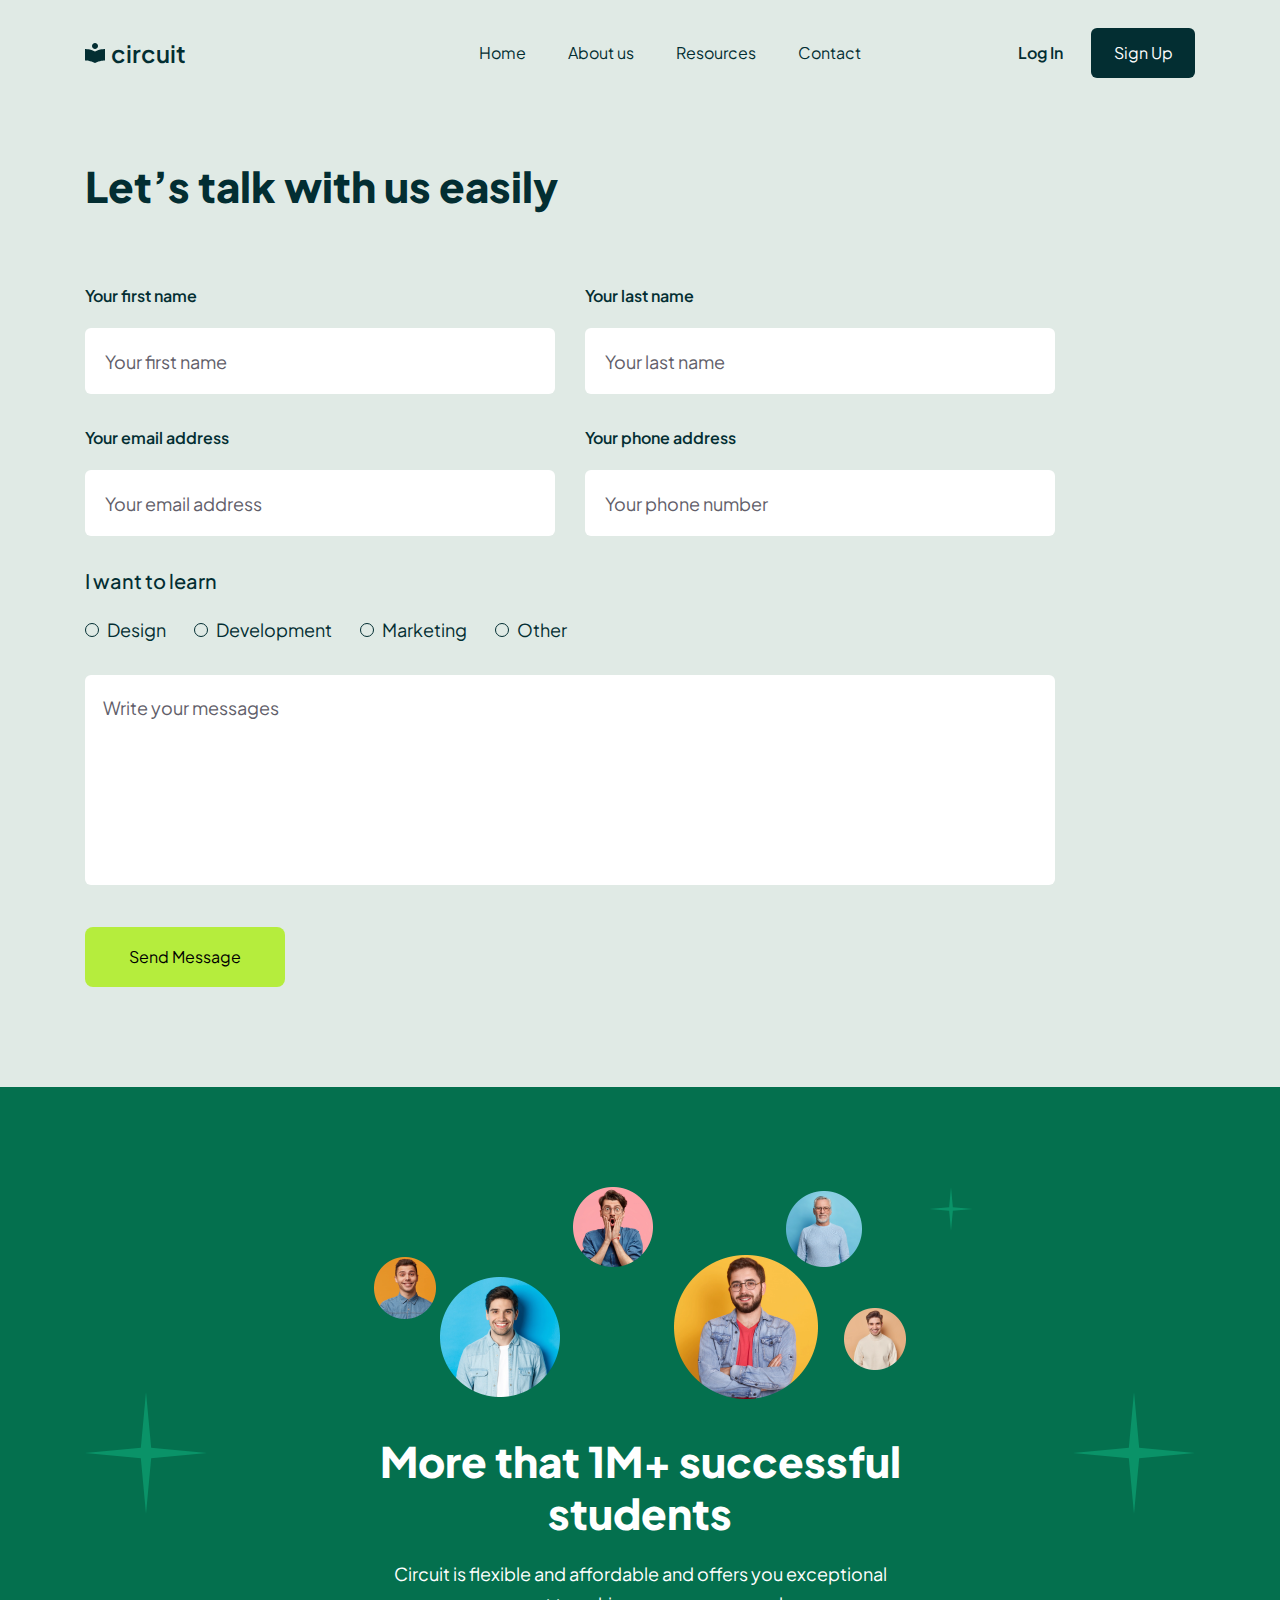
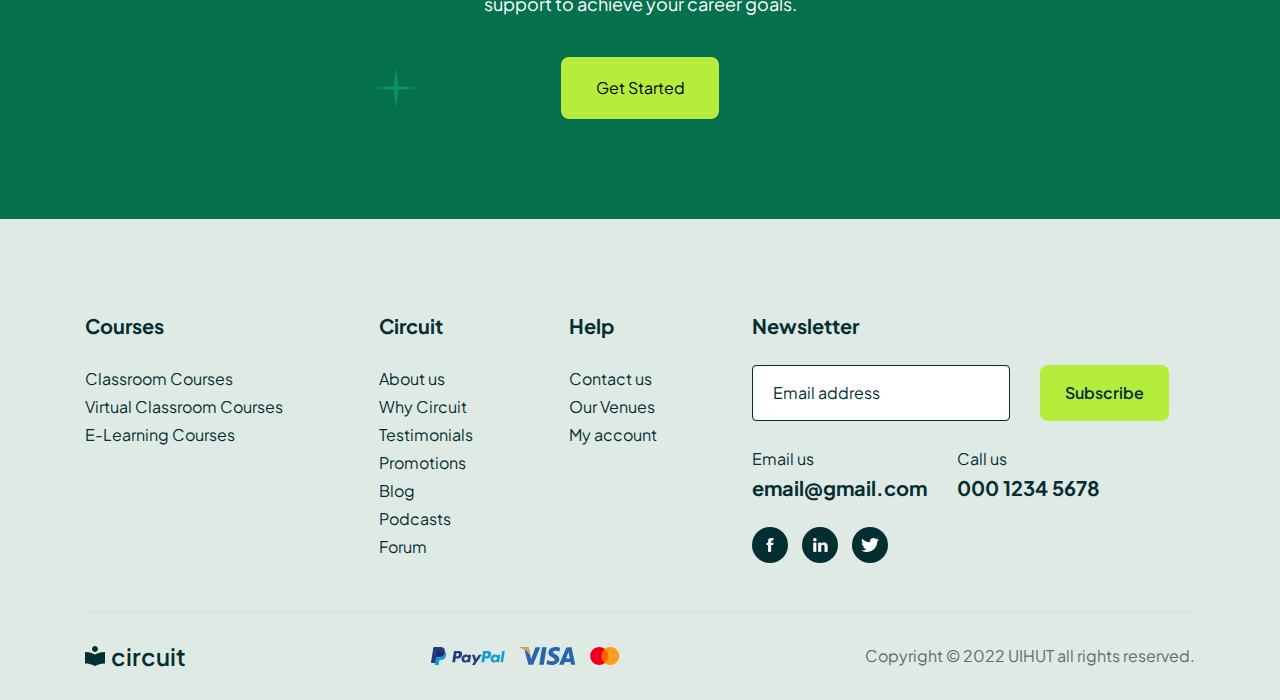
<file: contact.html>
<!DOCTYPE html>
<html lang="en">
    <head>
        <meta charset="UTF-8" />
        <meta name="viewport" content="width=device-width, initial-scale=1.0" />
        <title>Contact | Circuit</title>

        <!-- Favicon -->
        <link
            rel="apple-touch-icon"
            sizes="76x76"
            href="./assets/favicon/apple-touch-icon.png"
        />
        <link
            rel="icon"
            type="image/png"
            sizes="32x32"
            href="./assets/favicon/favicon-32x32.png"
        />
        <link
            rel="icon"
            type="image/png"
            sizes="16x16"
            href="./assets/favicon/favicon-16x16.png"
        />
        <link rel="manifest" href="./assets/favicon/site.webmanifest" />
        <link
            rel="mask-icon"
            href="./assets/favicon/safari-pinned-tab.svg"
            color="#5bbad5"
        />
        <meta name="msapplication-TileColor" content="#da532c" />
        <meta name="theme-color" content="#ffffff" />

        <!-- Google fonts -->
        <link rel="preconnect" href="https://fonts.googleapis.com" />
        <link rel="preconnect" href="https://fonts.gstatic.com" crossorigin />
        <link
            href="https://fonts.googleapis.com/css2?family=Plus+Jakarta+Sans:wght@400;500;600;700;800&display=swap"
            rel="stylesheet"
        />

        <!-- Styles -->
        <link rel="stylesheet" href="./assets/css/main.css" />

        <!-- Animation -->
        <link
            rel="stylesheet"
            href="https://cdnjs.cloudflare.com/ajax/libs/animate.css/4.1.1/animate.min.css"
        />

        <!-- Script -->
        <script src="./assets/js/script.js"></script>
    </head>
    <body>
        <main id="contact-page">
            <header id="header" class="header"></header>
            <script>
                load("#header", "./templates/header.html");
            </script>

            <section class="contact">
                <div class="container">
                    <h2 class="section__heading">Let’s talk with us easily</h2>
                    <form action="" class="form contact__form">
                        <div class="form__row contact__form-row">
                            <div class="form__group">
                                <label for="first-name" class="form__label"
                                    >Your first name</label
                                >
                                <div class="form__group-horizontal">
                                    <input
                                        type="text"
                                        name="first-name"
                                        id="first-name"
                                        placeholder="Your first name"
                                        minlength="2"
                                        class="form__group-input"
                                    />
                                </div>
                                <p class="form__error">
                                    <img
                                        src="./assets/icon/exclamation.svg"
                                        alt=""
                                        class="icon-error"
                                    />

                                    Invalid username, please re-enter
                                </p>
                            </div>

                            <div class="form__group">
                                <label for="last-name" class="form__label"
                                    >Your last name</label
                                >
                                <div class="form__group-horizontal">
                                    <input
                                        type="text"
                                        name="last-name"
                                        id="last-name"
                                        placeholder="Your last name"
                                        minlength="2"
                                        class="form__group-input"
                                    />
                                </div>
                                <p class="form__error">
                                    <img
                                        src="./assets/icon/exclamation.svg"
                                        alt=""
                                        class="icon-error"
                                    />

                                    Invalid username, please re-enter
                                </p>
                            </div>
                        </div>

                        <div class="form__row contact__form-row">
                            <div class="form__group">
                                <label for="email-address" class="form__label"
                                    >Your email address</label
                                >
                                <div class="form__group-horizontal">
                                    <input
                                        type="email"
                                        name="email-address"
                                        id="email-address"
                                        placeholder="Your email address"
                                        pattern="[a-z0-9._%+-]+@[a-z0-9.-]+\.[a-z]{2,4}$"
                                        class="form__group-input"
                                    />
                                </div>
                                <p class="form__error">
                                    <img
                                        src="./assets/icon/exclamation.svg"
                                        alt=""
                                        class="icon-error"
                                    />

                                    Invalid email, please re-enter
                                </p>
                            </div>

                            <div class="form__group">
                                <label for="phone" class="form__label"
                                    >Your phone address</label
                                >
                                <div class="form__group-horizontal">
                                    <input
                                        type="tel"
                                        name="phone"
                                        id="phone"
                                        placeholder="Your phone number"
                                        pattern="(84|0[3|5|7|8|9])+([0-9]{8})\b"
                                        class="form__group-input"
                                    />
                                </div>
                                <p class="form__error">
                                    <img
                                        src="./assets/icon/exclamation.svg"
                                        alt=""
                                        class="icon-error"
                                    />

                                    Invalid tel, please re-enter
                                </p>
                            </div>
                        </div>

                        <div class="form__checkbox">
                            <p class="form__checkbox-title">I want to learn</p>
                            <div class="form__checkbox-horizontal">
                                <input
                                    type="checkbox"
                                    name="design"
                                    id="design"
                                    class="checkbox__input"
                                />
                                <label for="design" class="checkbox__label">
                                    Design
                                </label>

                                <input
                                    type="checkbox"
                                    name="development"
                                    id="development"
                                    class="checkbox__input"
                                />
                                <label
                                    for="development"
                                    class="checkbox__label"
                                >
                                    Development
                                </label>

                                <input
                                    type="checkbox"
                                    name="marketing"
                                    id="marketing"
                                    class="checkbox__input"
                                />
                                <label for="marketing" class="checkbox__label">
                                    Marketing
                                </label>

                                <input
                                    type="checkbox"
                                    name="other"
                                    id="other"
                                    class="checkbox__input"
                                />
                                <label for="other" class="checkbox__label">
                                    Other
                                </label>
                            </div>
                        </div>

                        <div class="form__textarea">
                            <textarea
                                name=""
                                id=""
                                placeholder="Write your messages"
                            ></textarea>
                        </div>
                        <button
                            type="submit"
                            class="btn btn--large contact__submit-btn"
                        >
                            Send Message
                        </button>
                    </form>
                </div>
            </section>

            <!-- CTA -->
            <section class="cta">
                <div class="container">
                    <div class="cta__innner">
                        <div>
                            <img
                                src="./assets/img/cta/decoration/star-1.svg"
                                alt=""
                                class="cta__decor"
                            />
                            <img
                                src="./assets/img/cta/decoration/star-2.svg"
                                alt=""
                                class="cta__decor"
                            />
                            <img
                                src="./assets/img/cta/decoration/star-1.svg"
                                alt=""
                                class="cta__decor"
                            />
                            <img
                                src="./assets/img/cta/decoration/star-2.svg"
                                alt=""
                                class="cta__decor"
                            />
                        </div>
                        <div>
                            <img
                                src="./assets/img/cta/avatar/avatar-1.png"
                                alt=""
                                class="cta__avatar"
                            />
                            <img
                                src="./assets/img/cta/avatar/avatar-2.png"
                                alt=""
                                class="cta__avatar"
                            />
                            <img
                                src="./assets/img/cta/avatar/avatar-3.png"
                                alt=""
                                class="cta__avatar"
                            />
                            <img
                                src="./assets/img/cta/avatar/avatar-4.png"
                                alt=""
                                class="cta__avatar"
                            />
                            <img
                                src="./assets/img/cta/avatar/avatar-5.png"
                                alt=""
                                class="cta__avatar"
                            />
                            <img
                                src="./assets/img/cta/avatar/avatar-6.png"
                                alt=""
                                class="cta__avatar"
                            />
                        </div>
                        <h2 class="section__heading cta__heading">
                            More that 1M+ successful students
                        </h2>
                        <p class="section__desc cta__desc">
                            Circuit is flexible and affordable and offers you
                            exceptional support to achieve your career goals.
                        </p>
                        <button class="btn cta__btn">Get Started</button>
                    </div>
                </div>
            </section>

            <footer id="footer" class="footer"></footer>
            <script>
                load("#footer", "./templates/footer.html");
            </script>
        </main>
    </body>
</html>
</file>
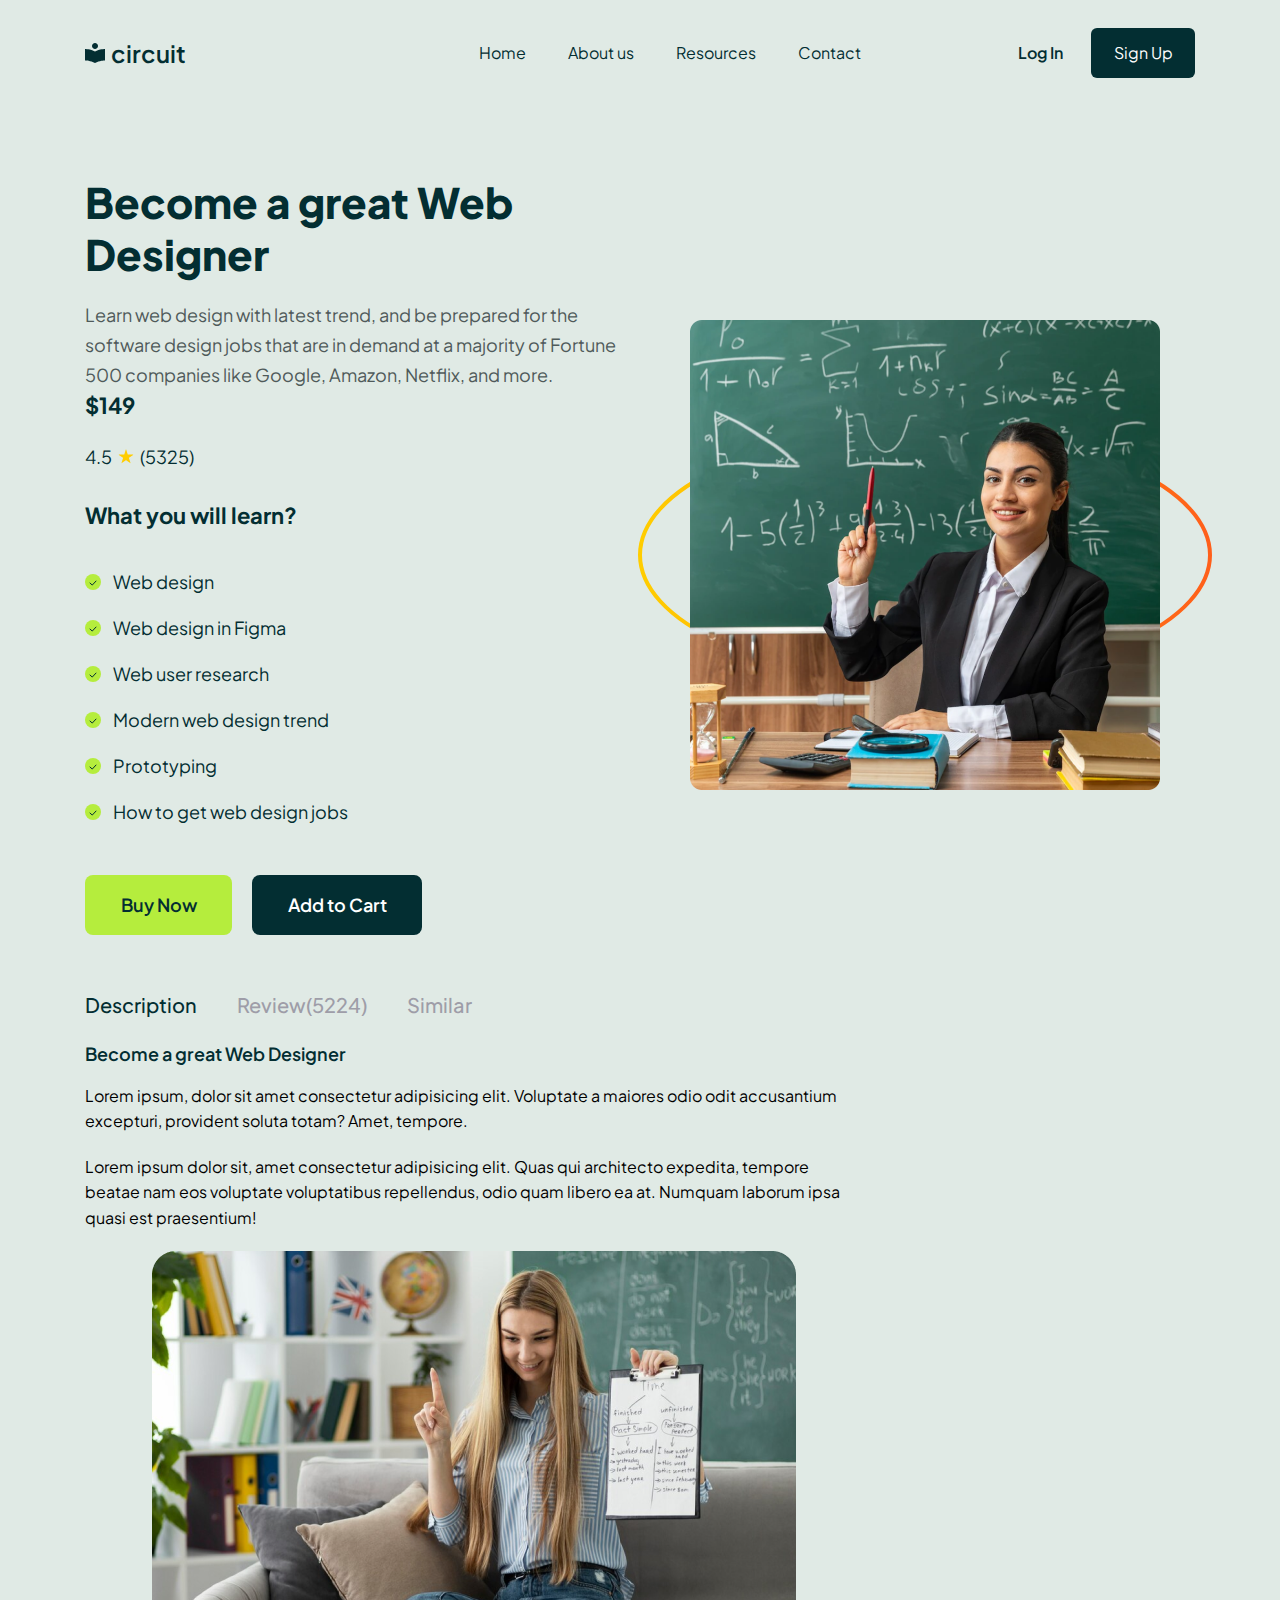
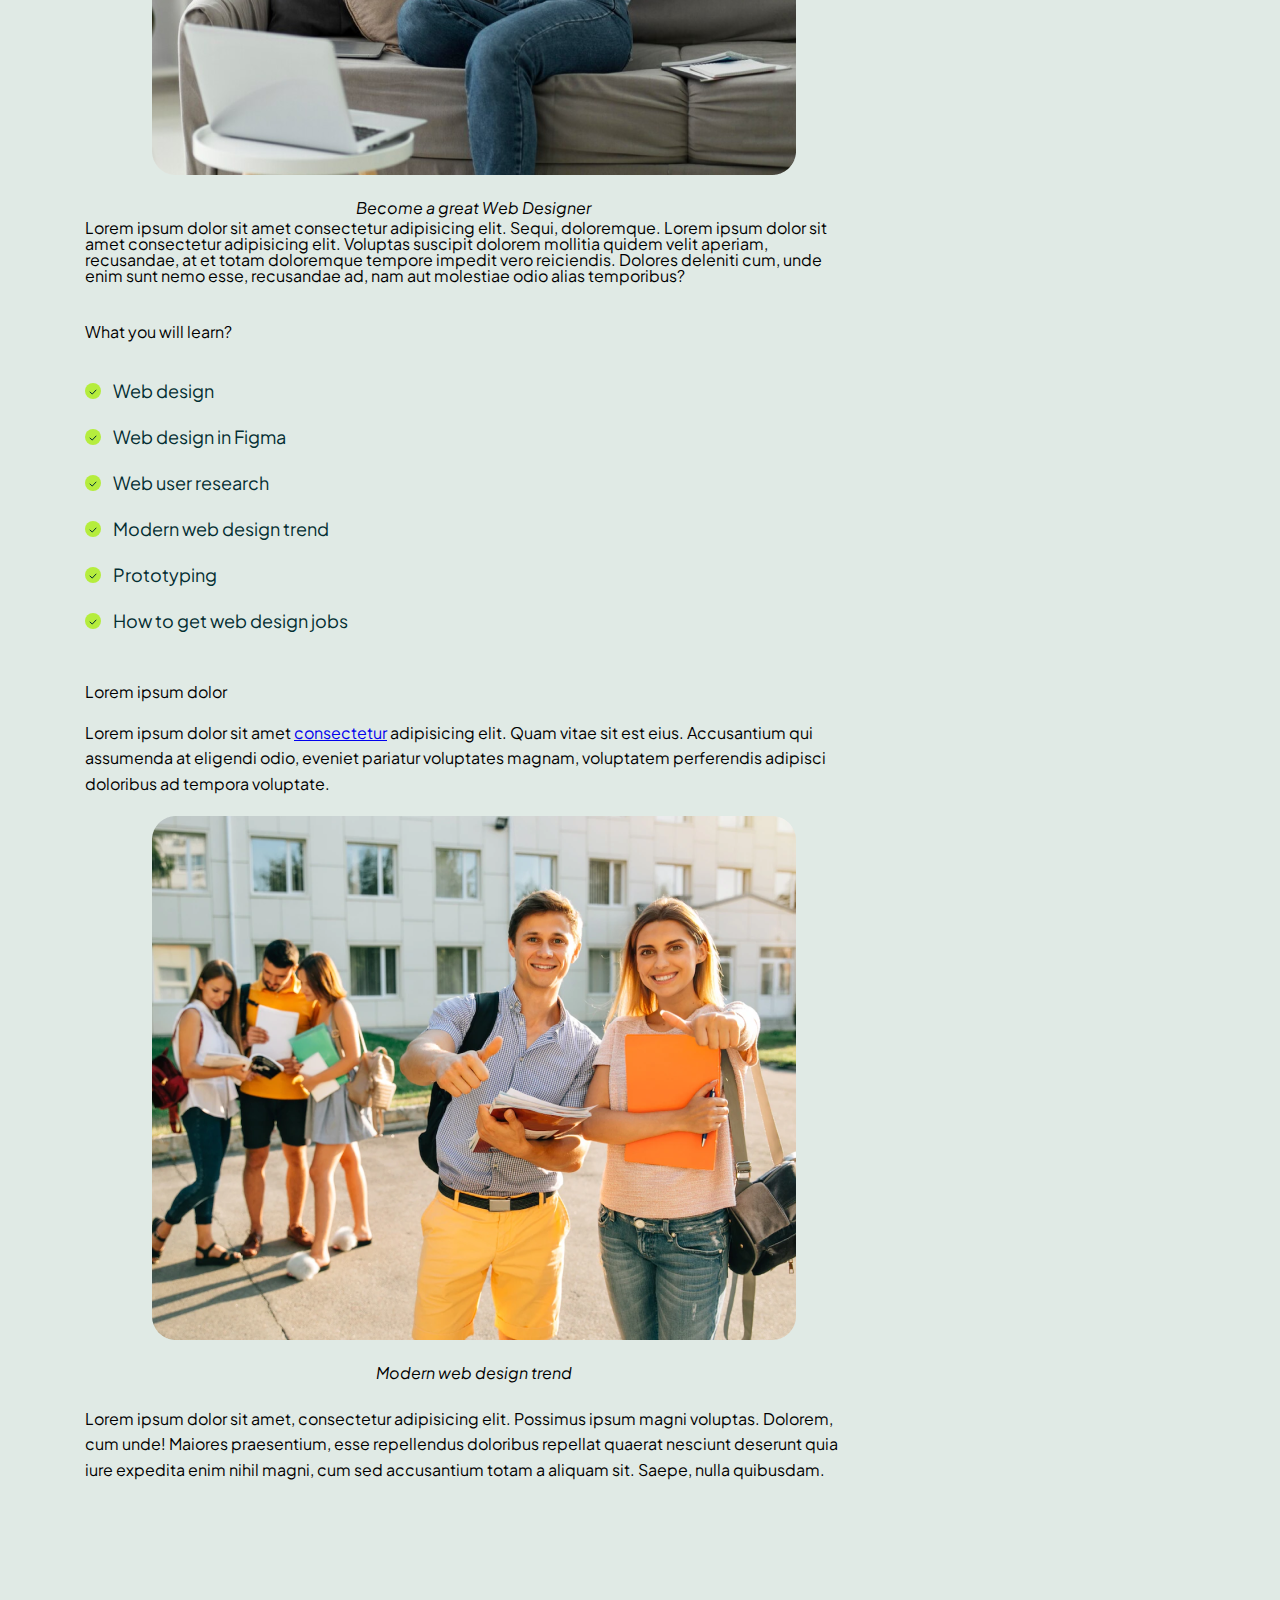
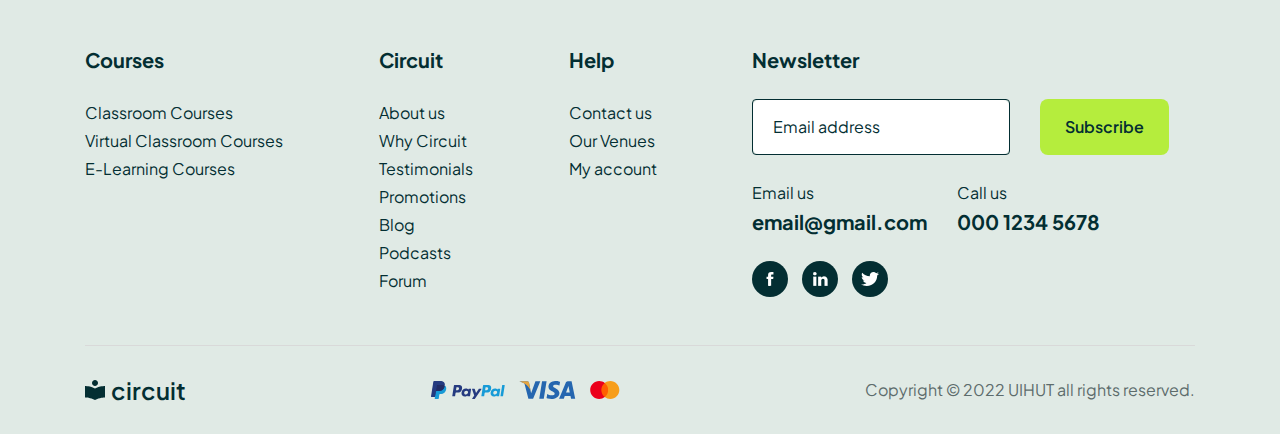
<file: course-detail.html>
<!DOCTYPE html>
<html lang="en">
    <head>
        <meta charset="UTF-8" />
        <meta name="viewport" content="width=device-width, initial-scale=1.0" />
        <title>Course detail | Circuit</title>

        <!-- Favicon -->
        <link
            rel="apple-touch-icon"
            sizes="76x76"
            href="./assets/favicon/apple-touch-icon.png"
        />
        <link
            rel="icon"
            type="image/png"
            sizes="32x32"
            href="./assets/favicon/favicon-32x32.png"
        />
        <link
            rel="icon"
            type="image/png"
            sizes="16x16"
            href="./assets/favicon/favicon-16x16.png"
        />
        <link rel="manifest" href="./assets/favicon/site.webmanifest" />
        <link
            rel="mask-icon"
            href="./assets/favicon/safari-pinned-tab.svg"
            color="#5bbad5"
        />
        <meta name="msapplication-TileColor" content="#da532c" />
        <meta name="theme-color" content="#ffffff" />

        <!-- Google fonts -->
        <link rel="preconnect" href="https://fonts.googleapis.com" />
        <link rel="preconnect" href="https://fonts.gstatic.com" crossorigin />
        <link
            href="https://fonts.googleapis.com/css2?family=Plus+Jakarta+Sans:wght@400;500;600;700;800&display=swap"
            rel="stylesheet"
        />

        <!-- Styles -->
        <link rel="stylesheet" href="./assets/css/main.css" />

        <!-- Animation -->
        <link
            rel="stylesheet"
            href="https://cdnjs.cloudflare.com/ajax/libs/animate.css/4.1.1/animate.min.css"
        />

        <!-- Script -->
        <script src="./assets/js/script.js"></script>
    </head>
    <body>
        <main id="course-detail">
            <header id="header" class="header"></header>
            <script>
                load("#header", "./templates/header.html");
            </script>

            <section class="course-detail">
                <div class="container">
                    <div class="row">
                        <div class="col-6">
                            <div class="course-detail__content">
                                <h1
                                    class="course-detail__heading section__heading"
                                >
                                    Become a great Web Designer
                                </h1>
                                <p class="course-detail__desc section__desc">
                                    Learn web design with latest trend, and be
                                    prepared for the software design jobs that
                                    are in demand at a majority of Fortune 500
                                    companies like Google, Amazon, Netflix, and
                                    more.
                                </p>
                                <span class="course-detail__price">$149</span>
                                <div class="course-detail__rating">
                                    <span>4.5</span>
                                    <img src="./assets/icon/star.svg" alt="" />
                                    <span>(5325)</span>
                                </div>
                                <div class="course-detail__block-list">
                                    <h2 class="course-detail__list-title">
                                        What you will learn?
                                    </h2>
                                    <ul class="course-detail__list">
                                        <li class="course-detail__item">
                                            Web design
                                        </li>
                                        <li class="course-detail__item">
                                            Web design in Figma
                                        </li>
                                        <li class="course-detail__item">
                                            Web user research
                                        </li>
                                        <li class="course-detail__item">
                                            Modern web design trend
                                        </li>
                                        <li class="course-detail__item">
                                            Prototyping
                                        </li>
                                        <li class="course-detail__item">
                                            How to get web design jobs
                                        </li>
                                    </ul>
                                </div>
                                <div class="course-detail__act">
                                    <a
                                        href="#!"
                                        class="btn course-detail__buy-btn"
                                    >
                                        Buy Now
                                    </a>
                                    <a
                                        href="#!"
                                        class="btn course-detail__add-btn"
                                    >
                                        Add to Cart
                                    </a>
                                </div>
                            </div>
                        </div>
                        <div class="col-6">
                            <div class="course-detail__media">
                                <img
                                    src="./assets/icon/ellipse.svg"
                                    alt=""
                                    class="course-detail__media-decor"
                                />
                                <img
                                    src="./assets/img/about-page/hero/hero-img.png"
                                    alt=""
                                    class="course-detail__media-img"
                                />
                            </div>
                        </div>
                    </div>

                    <!-- Product tab -->
                    <div class="product-tab">
                        <ul class="product-tab__list">
                            <li
                                class="product-tab__item product-tab__item--current"
                            >
                                Description
                            </li>
                            <li class="product-tab__item">Review(5224)</li>
                            <li class="product-tab__item">Similar</li>
                        </ul>
                        <div class="product-tab__contents">
                            <div
                                class="product-tab__content product-tab__content--current"
                            >
                                <h2>Become a great Web Designer</h2>
                                <p>
                                    Lorem ipsum, dolor sit amet consectetur
                                    adipisicing elit. Voluptate a maiores odio
                                    odit accusantium excepturi, provident soluta
                                    totam? Amet, tempore.
                                </p>
                                <p>
                                    Lorem ipsum dolor sit, amet consectetur
                                    adipisicing elit. Quas qui architecto
                                    expedita, tempore beatae nam eos voluptate
                                    voluptatibus repellendus, odio quam libero
                                    ea at. Numquam laborum ipsa quasi est
                                    praesentium!
                                </p>
                                <p>
                                    <img
                                        src="./assets/img/resources/popular/popular-img-5.png"
                                        alt=""
                                    />
                                    <em>Become a great Web Designer</em>
                                </p>
                                <blockquote>
                                    Lorem ipsum dolor sit amet consectetur
                                    adipisicing elit. Sequi, doloremque. Lorem
                                    ipsum dolor sit amet consectetur adipisicing
                                    elit. Voluptas suscipit dolorem mollitia
                                    quidem velit aperiam, recusandae, at et
                                    totam doloremque tempore impedit vero
                                    reiciendis. Dolores deleniti cum, unde enim
                                    sunt nemo esse, recusandae ad, nam aut
                                    molestiae odio alias temporibus?
                                </blockquote>
                                <h3>What you will learn?</h3>
                                <div class="course-detail__block-list">
                                    <ul class="course-detail__list">
                                        <li class="course-detail__item">
                                            Web design
                                        </li>
                                        <li class="course-detail__item">
                                            Web design in Figma
                                        </li>
                                        <li class="course-detail__item">
                                            Web user research
                                        </li>
                                        <li class="course-detail__item">
                                            Modern web design trend
                                        </li>
                                        <li class="course-detail__item">
                                            Prototyping
                                        </li>
                                        <li class="course-detail__item">
                                            How to get web design jobs
                                        </li>
                                    </ul>
                                </div>
                                <h3>Lorem ipsum dolor</h3>
                                <p>
                                    Lorem ipsum dolor sit amet
                                    <a href="#!">consectetur</a>
                                    adipisicing elit. Quam vitae sit est eius.
                                    Accusantium qui assumenda at eligendi odio,
                                    eveniet pariatur voluptates magnam,
                                    voluptatem perferendis adipisci doloribus ad
                                    tempora voluptate.
                                </p>
                                <p>
                                    <img
                                        src="./assets/img/resources/popular/popular-img-7.png"
                                        alt=""
                                    />
                                    <em> Modern web design trend</em>
                                </p>
                                <p>
                                    Lorem ipsum dolor sit amet, consectetur
                                    adipisicing elit. Possimus ipsum magni
                                    voluptas. Dolorem, cum unde! Maiores
                                    praesentium, esse repellendus doloribus
                                    repellat quaerat nesciunt deserunt quia iure
                                    expedita enim nihil magni, cum sed
                                    accusantium totam a aliquam sit. Saepe,
                                    nulla quibusdam.
                                </p>
                            </div>
                            <div class="product-tab__content">
                                <section class="feedback">
                                    <div class="feedback__list">
                                        <div
                                            class="row row-cols-3 row-cols-lg-1 gy-3 gy-md-2"
                                        >
                                            <!-- user 1 -->
                                            <div class="col">
                                                <article class="feedback__item">
                                                    <h3
                                                        class="feedback__item-title"
                                                    >
                                                        Great platform for
                                                        learning online I have
                                                        ever found!
                                                    </h3>
                                                    <blockquote
                                                        class="feedback__item-comment"
                                                    >
                                                        "Circuit has helped me
                                                        expand my knowledge
                                                        through several
                                                        important courses that
                                                        are extremely impactful
                                                        and helpful for my
                                                        career. For the first
                                                        time, finishing my
                                                        degree seemed realistic.
                                                        It was online with a
                                                        flexible schedule. It
                                                        felt like this program
                                                        was made for my
                                                        situation. Really a
                                                        wonderful platform”
                                                    </blockquote>
                                                    <div class="user-info">
                                                        <div
                                                            class="user-info__left"
                                                        >
                                                            <img
                                                                src="./assets/img/feedback/avatar-1.png"
                                                                alt=""
                                                                class="user-info__avatar"
                                                            />
                                                        </div>
                                                        <div
                                                            class="user-info__right"
                                                        >
                                                            <h4
                                                                class="user-info__name"
                                                            >
                                                                Tim Southee
                                                            </h4>
                                                            <div
                                                                class="user-info__rating"
                                                            >
                                                                <img
                                                                    src="./assets/icon/star.svg"
                                                                    alt=""
                                                                />
                                                                <img
                                                                    src="./assets/icon/star.svg"
                                                                    alt=""
                                                                />
                                                                <img
                                                                    src="./assets/icon/star.svg"
                                                                    alt=""
                                                                />
                                                                <img
                                                                    src="./assets/icon/star.svg"
                                                                    alt=""
                                                                />
                                                                <img
                                                                    src="./assets/icon/star.svg"
                                                                    alt=""
                                                                />
                                                            </div>
                                                        </div>
                                                    </div>
                                                </article>
                                            </div>
                                            <!-- user 2 -->
                                            <div class="col">
                                                <article
                                                    class="feedback__item active"
                                                >
                                                    <h3
                                                        class="feedback__item-title"
                                                    >
                                                        Great platform for
                                                        learning online I have
                                                        ever found!
                                                    </h3>
                                                    <blockquote
                                                        class="feedback__item-comment"
                                                    >
                                                        "Lorem ipsum dolor sit
                                                        amet consectetur
                                                        adipisicing elit.
                                                        Perferendis eveniet eius
                                                        quidem suscipit illum
                                                        fuga sint quam labore
                                                        dolores, atque
                                                        repellendus? Esse vel
                                                        corporis mollitia ipsa
                                                        nobis necessitatibus
                                                        fuga quos?”
                                                    </blockquote>
                                                    <div class="user-info">
                                                        <div
                                                            class="user-info__left"
                                                        >
                                                            <img
                                                                src="./assets/img/feedback/avatar-2.png"
                                                                alt=""
                                                                class="user-info__avatar"
                                                            />
                                                        </div>
                                                        <div
                                                            class="user-info__right"
                                                        >
                                                            <h4
                                                                class="user-info__name"
                                                            >
                                                                Trent Boult
                                                            </h4>
                                                            <div
                                                                class="user-info__rating"
                                                            >
                                                                <img
                                                                    src="./assets/icon/star.svg"
                                                                    alt=""
                                                                />
                                                                <img
                                                                    src="./assets/icon/star.svg"
                                                                    alt=""
                                                                />
                                                                <img
                                                                    src="./assets/icon/star.svg"
                                                                    alt=""
                                                                />
                                                                <img
                                                                    src="./assets/icon/star.svg"
                                                                    alt=""
                                                                />
                                                                <img
                                                                    src="./assets/icon/star.svg"
                                                                    alt=""
                                                                />
                                                            </div>
                                                        </div>
                                                    </div>
                                                </article>
                                            </div>
                                            <!-- user 3 -->
                                            <div class="col">
                                                <article class="feedback__item">
                                                    <h3
                                                        class="feedback__item-title"
                                                    >
                                                        Great platform for
                                                        learning online I have
                                                        ever found!
                                                    </h3>
                                                    <blockquote
                                                        class="feedback__item-comment"
                                                    >
                                                        "Circuit has helped me
                                                        expand my knowledge
                                                        through several
                                                        important courses that
                                                        are extremely impactful
                                                        and helpful for my
                                                        career. For the first
                                                        time, finishing my
                                                        degree seemed realistic.
                                                        It was online with a
                                                        flexible schedule. It
                                                        felt like this program
                                                        was made for my
                                                        situation. Really a
                                                        wonderful platform”
                                                    </blockquote>
                                                    <div class="user-info">
                                                        <div
                                                            class="user-info__left"
                                                        >
                                                            <img
                                                                src="./assets/img/feedback/avatar-3.png"
                                                                alt=""
                                                                class="user-info__avatar"
                                                            />
                                                        </div>
                                                        <div
                                                            class="user-info__right"
                                                        >
                                                            <h4
                                                                class="user-info__name"
                                                            >
                                                                Neil Wagner
                                                            </h4>
                                                            <div
                                                                class="user-info__rating"
                                                            >
                                                                <img
                                                                    src="./assets/icon/star.svg"
                                                                    alt=""
                                                                />
                                                                <img
                                                                    src="./assets/icon/star.svg"
                                                                    alt=""
                                                                />
                                                                <img
                                                                    src="./assets/icon/star.svg"
                                                                    alt=""
                                                                />
                                                                <img
                                                                    src="./assets/icon/star.svg"
                                                                    alt=""
                                                                />
                                                                <img
                                                                    src="./assets/icon/star.svg"
                                                                    alt=""
                                                                />
                                                            </div>
                                                        </div>
                                                    </div>
                                                </article>
                                            </div>
                                        </div>
                                    </div>
                                </section>
                            </div>
                            <div class="product-tab__content">
                                <div class="course-detail__similar">
                                    <div
                                        class="row row-cols-3 row-cols-lg-2 row-cols-md-1 gy-3 gy-md-2"
                                    >
                                        <div class="col">
                                            <a href="./course-detail.html">
                                                <article class="course-card">
                                                    <div
                                                        class="course-card__wrap-thumb"
                                                    >
                                                        <img
                                                            src="./assets/img/courses-img/courses-img-2.png"
                                                            alt=""
                                                            class="course-card__thumb"
                                                        />
                                                        <a
                                                            href="#!"
                                                            class="course-card__detail"
                                                        >
                                                            <img
                                                                src="./assets/icon/arrow-right.svg"
                                                                alt=""
                                                            />
                                                        </a>
                                                    </div>
                                                    <div
                                                        class="course-card__info"
                                                    >
                                                        <div>
                                                            <h3
                                                                class="course-card__title"
                                                            >
                                                                Web Design
                                                            </h3>
                                                            <p
                                                                class="course-card__desc"
                                                            >
                                                                Basic Web Design
                                                                2022
                                                            </p>
                                                            <div
                                                                class="course-card__rating"
                                                            >
                                                                <span>4.5</span>
                                                                <img
                                                                    src="./assets/icon/star.svg"
                                                                    alt=""
                                                                />
                                                                <span
                                                                    >(5325)</span
                                                                >
                                                            </div>
                                                        </div>
                                                        <span
                                                            class="course-card__price"
                                                            >149</span
                                                        >
                                                    </div>
                                                </article>
                                            </a>
                                        </div>
                                        <div class="col">
                                            <a href="./course-detail.html">
                                                <article class="course-card">
                                                    <div
                                                        class="course-card__wrap-thumb"
                                                    >
                                                        <img
                                                            src="./assets/img/courses-img/courses-img-3.png"
                                                            alt=""
                                                            class="course-card__thumb"
                                                        />
                                                        <a
                                                            href="#!"
                                                            class="course-card__detail"
                                                        >
                                                            <img
                                                                src="./assets/icon/arrow-right.svg"
                                                                alt=""
                                                            />
                                                        </a>
                                                    </div>
                                                    <div
                                                        class="course-card__info"
                                                    >
                                                        <div>
                                                            <h3
                                                                class="course-card__title"
                                                            >
                                                                Web Design
                                                            </h3>
                                                            <p
                                                                class="course-card__desc"
                                                            >
                                                                Basic Web Design
                                                                2022
                                                            </p>
                                                            <div
                                                                class="course-card__rating"
                                                            >
                                                                <span>4.5</span>
                                                                <img
                                                                    src="./assets/icon/star.svg"
                                                                    alt=""
                                                                />
                                                                <span
                                                                    >(4321)</span
                                                                >
                                                            </div>
                                                        </div>
                                                        <span
                                                            class="course-card__price"
                                                            >134</span
                                                        >
                                                    </div>
                                                </article>
                                            </a>
                                        </div>
                                        <div class="col">
                                            <a href="./course-detail.html">
                                                <article class="course-card">
                                                    <div
                                                        class="course-card__wrap-thumb"
                                                    >
                                                        <img
                                                            src="./assets/img/courses-img/courses-img-4.png"
                                                            alt=""
                                                            class="course-card__thumb"
                                                        />
                                                        <a
                                                            href="#!"
                                                            class="course-card__detail"
                                                        >
                                                            <img
                                                                src="./assets/icon/arrow-right.svg"
                                                                alt=""
                                                            />
                                                        </a>
                                                    </div>
                                                    <div
                                                        class="course-card__info"
                                                    >
                                                        <div>
                                                            <h3
                                                                class="course-card__title"
                                                            >
                                                                UI/UX
                                                            </h3>
                                                            <p
                                                                class="course-card__desc"
                                                            >
                                                                Basic UI/UX
                                                                Design 2022
                                                            </p>
                                                            <div
                                                                class="course-card__rating"
                                                            >
                                                                <span>3.5</span>
                                                                <img
                                                                    src="./assets/icon/star.svg"
                                                                    alt=""
                                                                />
                                                                <span
                                                                    >(3325)</span
                                                                >
                                                            </div>
                                                        </div>
                                                        <span
                                                            class="course-card__price"
                                                            >109</span
                                                        >
                                                    </div>
                                                </article>
                                            </a>
                                        </div>
                                        <div class="col">
                                            <a href="./course-detail.html">
                                                <article class="course-card">
                                                    <div
                                                        class="course-card__wrap-thumb"
                                                    >
                                                        <img
                                                            src="./assets/img/courses-img/courses-img-5.png"
                                                            alt=""
                                                            class="course-card__thumb"
                                                        />
                                                        <a
                                                            href="#!"
                                                            class="course-card__detail"
                                                        >
                                                            <img
                                                                src="./assets/icon/arrow-right.svg"
                                                                alt=""
                                                            />
                                                        </a>
                                                    </div>
                                                    <div
                                                        class="course-card__info"
                                                    >
                                                        <div>
                                                            <h3
                                                                class="course-card__title"
                                                            >
                                                                Web Design
                                                            </h3>
                                                            <p
                                                                class="course-card__desc"
                                                            >
                                                                Basic Web Design
                                                                2023
                                                            </p>
                                                            <div
                                                                class="course-card__rating"
                                                            >
                                                                <span>4.5</span>
                                                                <img
                                                                    src="./assets/icon/star.svg"
                                                                    alt=""
                                                                />
                                                                <span
                                                                    >(6320)</span
                                                                >
                                                            </div>
                                                        </div>
                                                        <span
                                                            class="course-card__price"
                                                            >180</span
                                                        >
                                                    </div>
                                                </article>
                                            </a>
                                        </div>
                                        <div class="col">
                                            <a href="./course-detail.html">
                                                <article class="course-card">
                                                    <div
                                                        class="course-card__wrap-thumb"
                                                    >
                                                        <img
                                                            src="./assets/img/courses-img/courses-img-6.png"
                                                            alt=""
                                                            class="course-card__thumb"
                                                        />
                                                        <a
                                                            href="#!"
                                                            class="course-card__detail"
                                                        >
                                                            <img
                                                                src="./assets/icon/arrow-right.svg"
                                                                alt=""
                                                            />
                                                        </a>
                                                    </div>
                                                    <div
                                                        class="course-card__info"
                                                    >
                                                        <div>
                                                            <h3
                                                                class="course-card__title"
                                                            >
                                                                UI/UX
                                                            </h3>
                                                            <p
                                                                class="course-card__desc"
                                                            >
                                                                Basic UI/UX
                                                                Design 2022
                                                            </p>
                                                            <div
                                                                class="course-card__rating"
                                                            >
                                                                <span>3.5</span>
                                                                <img
                                                                    src="./assets/icon/star.svg"
                                                                    alt=""
                                                                />
                                                                <span
                                                                    >(5325)</span
                                                                >
                                                            </div>
                                                        </div>
                                                        <span
                                                            class="course-card__price"
                                                            >120</span
                                                        >
                                                    </div>
                                                </article>
                                            </a>
                                        </div>
                                        <div class="col">
                                            <a href="./course-detail.html">
                                                <article class="course-card">
                                                    <div
                                                        class="course-card__wrap-thumb"
                                                    >
                                                        <img
                                                            src="./assets/img/courses-img/courses-img-1.png"
                                                            alt=""
                                                            class="course-card__thumb"
                                                        />
                                                        <a
                                                            href="#!"
                                                            class="course-card__detail"
                                                        >
                                                            <img
                                                                src="./assets/icon/arrow-right.svg"
                                                                alt=""
                                                            />
                                                        </a>
                                                    </div>
                                                    <div
                                                        class="course-card__info"
                                                    >
                                                        <div>
                                                            <h3
                                                                class="course-card__title"
                                                            >
                                                                Web Design
                                                            </h3>
                                                            <p
                                                                class="course-card__desc"
                                                            >
                                                                Basic Web Design
                                                                2022
                                                            </p>
                                                            <div
                                                                class="course-card__rating"
                                                            >
                                                                <span>5</span>
                                                                <img
                                                                    src="./assets/icon/star.svg"
                                                                    alt=""
                                                                />
                                                                <span
                                                                    >(8432)</span
                                                                >
                                                            </div>
                                                        </div>
                                                        <span
                                                            class="course-card__price"
                                                            >231</span
                                                        >
                                                    </div>
                                                </article>
                                            </a>
                                        </div>
                                    </div>
                                </div>
                            </div>
                        </div>
                    </div>
                </div>
            </section>

            <footer id="footer" class="footer"></footer>
            <script>
                load("#footer", "./templates/footer.html");
            </script>
        </main>
    </body>
</html>
</file>
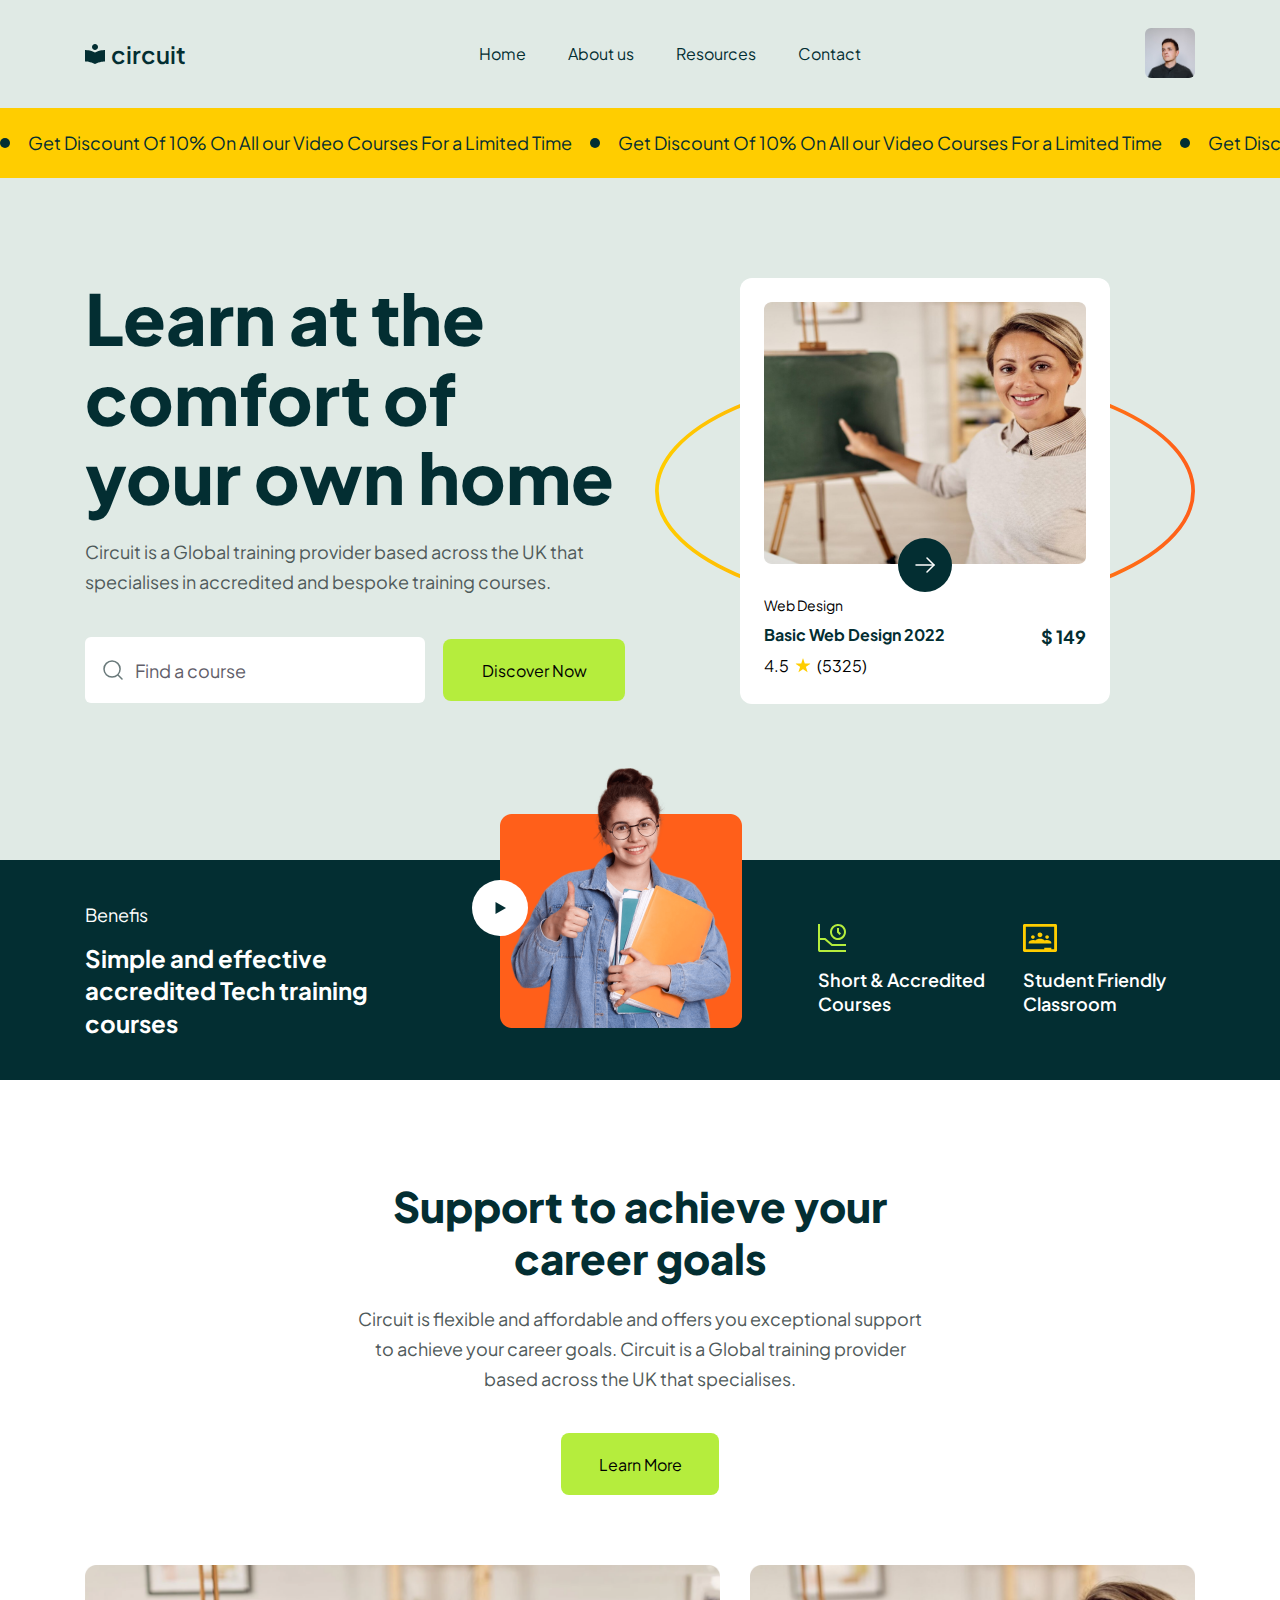
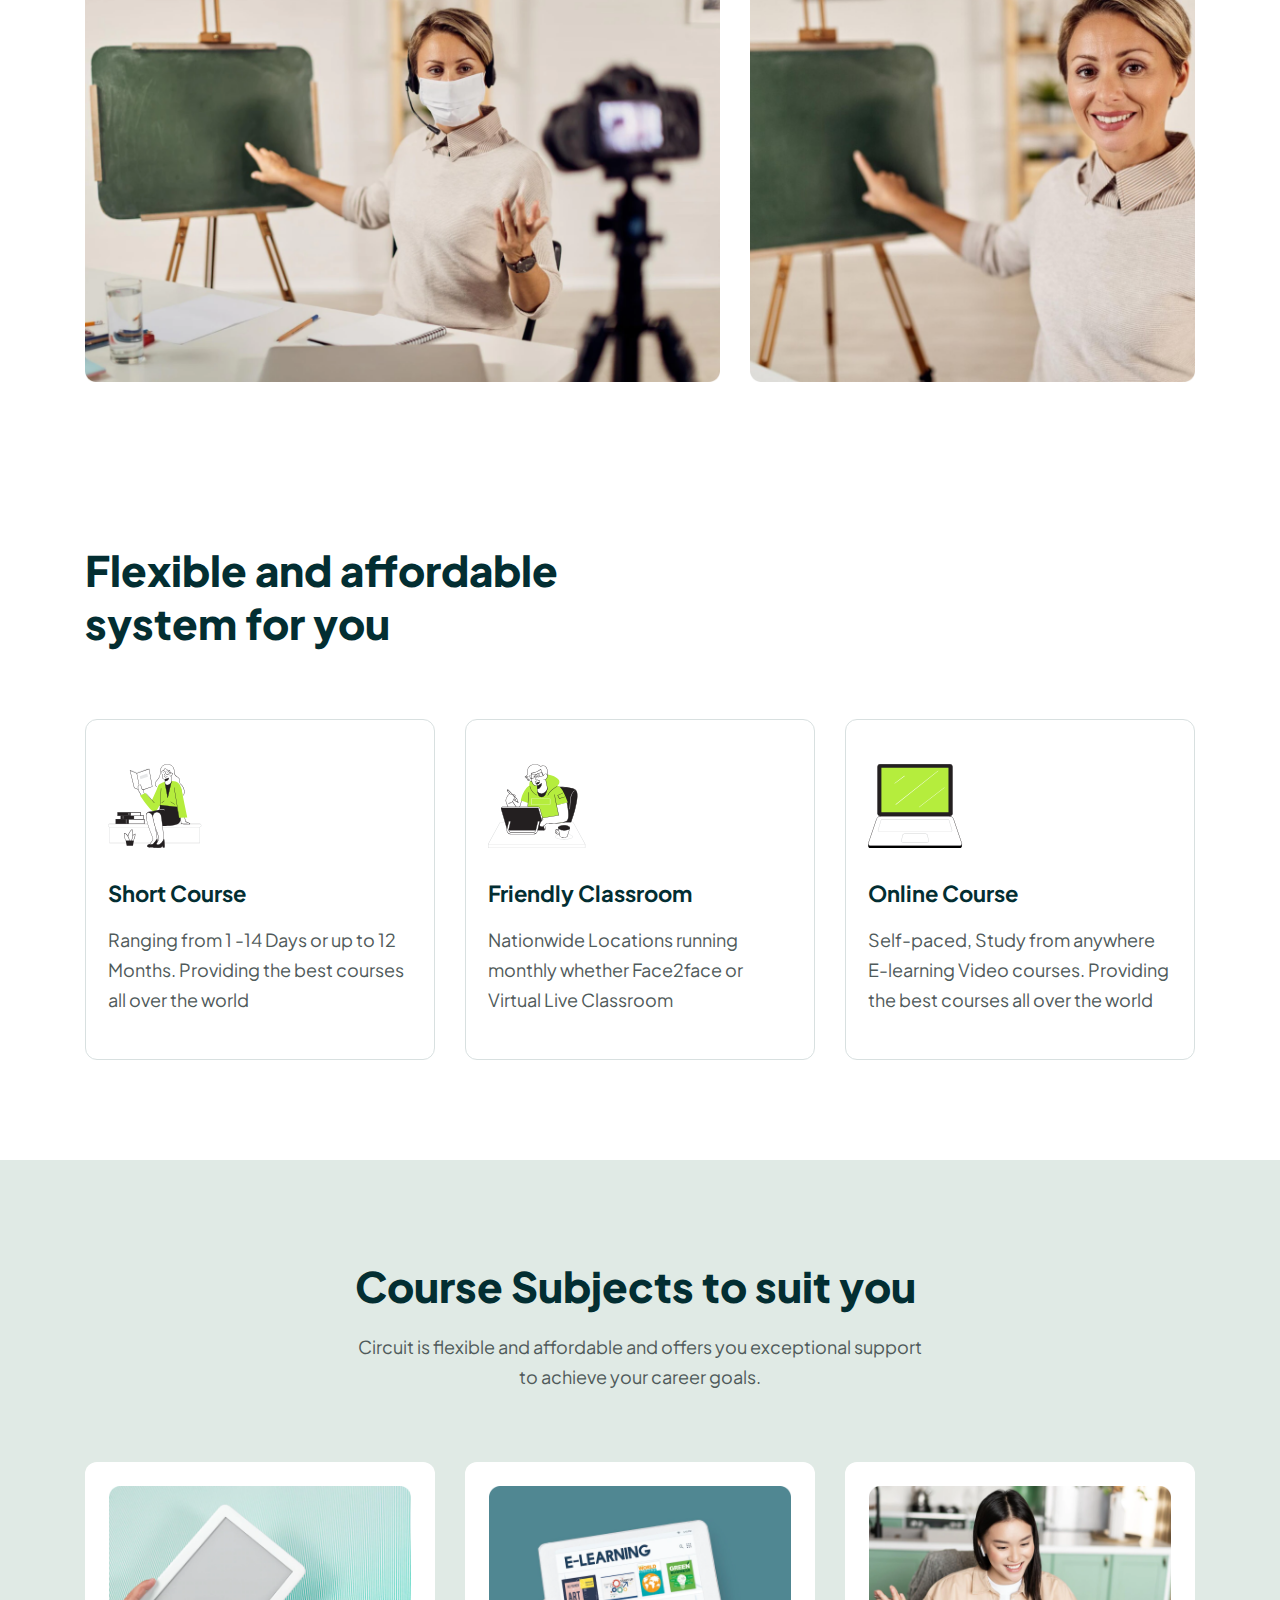
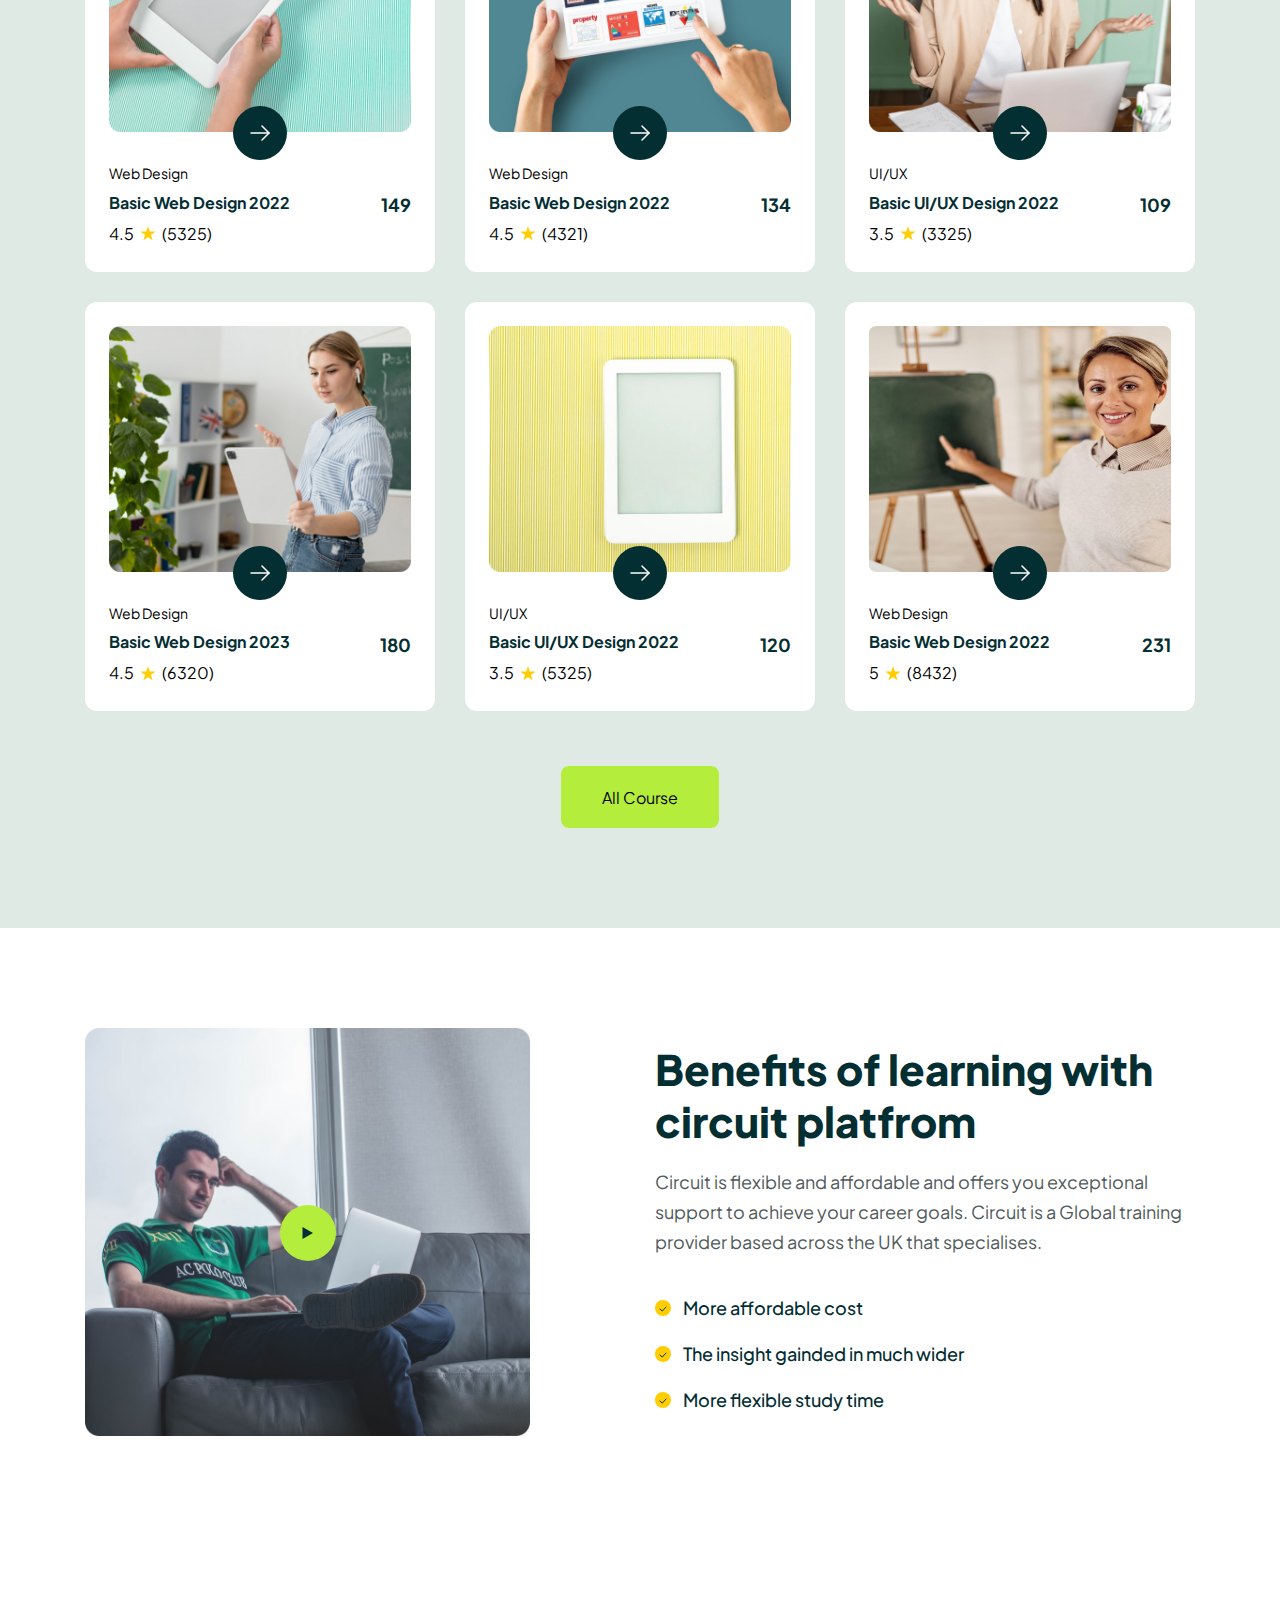
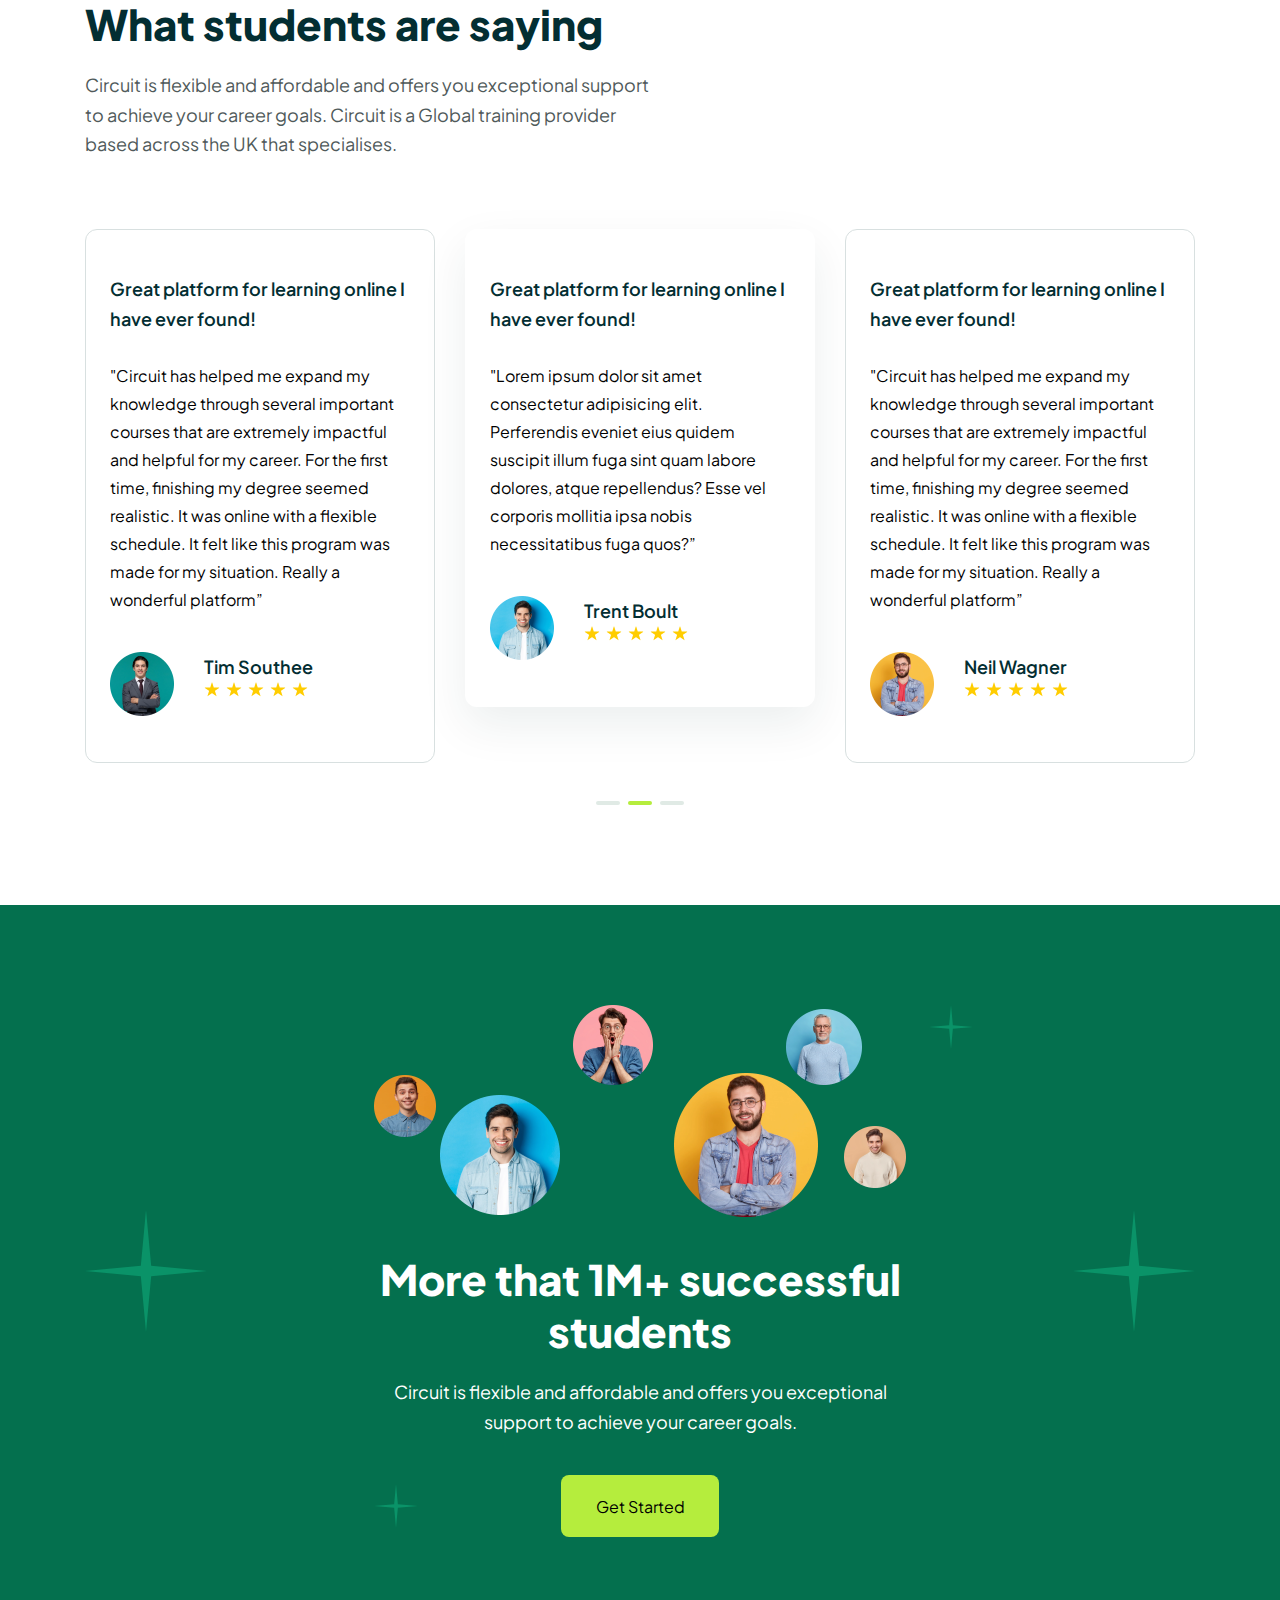
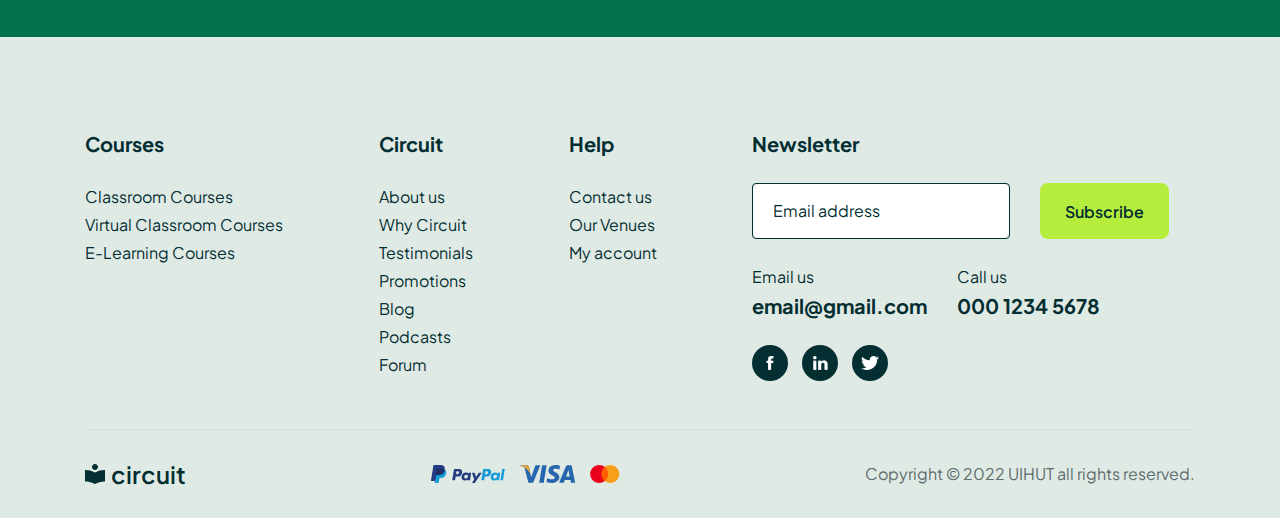
<file: index-logined.html>
<!DOCTYPE html>
<html lang="en">
    <head>
        <meta charset="UTF-8" />
        <meta name="viewport" content="width=device-width, initial-scale=1.0" />
        <title>About | Circuit</title>

        <!-- Favicon -->
        <link
            rel="apple-touch-icon"
            sizes="76x76"
            href="./assets/favicon/apple-touch-icon.png"
        />
        <link
            rel="icon"
            type="image/png"
            sizes="32x32"
            href="./assets/favicon/favicon-32x32.png"
        />
        <link
            rel="icon"
            type="image/png"
            sizes="16x16"
            href="./assets/favicon/favicon-16x16.png"
        />
        <link rel="manifest" href="./assets/favicon/site.webmanifest" />
        <link
            rel="mask-icon"
            href="./assets/favicon/safari-pinned-tab.svg"
            color="#5bbad5"
        />
        <meta name="msapplication-TileColor" content="#da532c" />
        <meta name="theme-color" content="#ffffff" />

        <!-- Google fonts -->
        <link rel="preconnect" href="https://fonts.googleapis.com" />
        <link rel="preconnect" href="https://fonts.gstatic.com" crossorigin />
        <link
            href="https://fonts.googleapis.com/css2?family=Plus+Jakarta+Sans:wght@400;500;600;700;800&display=swap"
            rel="stylesheet"
        />

        <!-- Styles -->
        <link rel="stylesheet" href="./assets/css/main.css" />

        <!-- Animation -->
        <link
            rel="stylesheet"
            href="https://cdnjs.cloudflare.com/ajax/libs/animate.css/4.1.1/animate.min.css"
        />

        <!-- Script -->
        <script src="./assets/js/script.js"></script>
    </head>
    <body>
        <main id="home-logined">
            <header id="header" class="header"></header>
            <script>
                load("#header", "./templates/header-logined.html");
            </script>

            <!-- Offer -->
            <article class="offer">
                <ul class="offer__list">
                    <li class="offer__item">
                        <a href="#!" class="offer__link">
                            Get Discount Of 10% On All our Video Courses For a
                            Limited Time
                        </a>
                    </li>
                    <li class="offer__item">
                        <a href="#!" class="offer__link">
                            Get Discount Of 10% On All our Video Courses For a
                            Limited Time
                        </a>
                    </li>
                    <li class="offer__item">
                        <a href="#!" class="offer__link">
                            Get Discount Of 10% On All our Video Courses For a
                            Limited Time
                        </a>
                    </li>
                    <li class="offer__item">
                        <a href="#!" class="offer__link">
                            Get Discount Of 10% On All our Video Courses For a
                            Limited Time
                        </a>
                    </li>
                </ul>
            </article>

            <!-- Hero -->
            <section class="hero hero__home">
                <div class="container">
                    <div class="row hero__row row-cols-2 row-cols-md-1 gy-3">
                        <div class="col">
                            <div class="hero__left">
                                <h1 class="heading hero__heading">
                                    Learn at the comfort of your own home
                                </h1>
                                <p class="section__desc hero__desc">
                                    Circuit is a Global training provider based
                                    across the UK that specialises in accredited
                                    and bespoke training courses.
                                </p>
                                <form
                                    action="./search-result.html"
                                    class="form hero__form"
                                >
                                    <div class="form__row form__row--small">
                                        <div
                                            class="form__group hero__form-group"
                                        >
                                            <div class="form__group-horizontal">
                                                <img
                                                    src="./assets/icon/search.svg"
                                                    alt=""
                                                    class="form__group-icon"
                                                />
                                                <input
                                                    type="text"
                                                    placeholder="Find a course"
                                                    class="form__group-input"
                                                />
                                            </div>
                                        </div>
                                        <button
                                            type="submit"
                                            class="btn form__submit-btn hero__form-btn"
                                        >
                                            Discover Now
                                        </button>
                                    </div>
                                </form>
                            </div>
                        </div>
                        <div class="col">
                            <div class="hero__right">
                                <img
                                    src="./assets/icon/ellipse.svg"
                                    alt=""
                                    class="hero__right-decor-img"
                                />
                                <article class="course-card">
                                    <div class="course-card__wrap-thumb">
                                        <img
                                            src="./assets/img/courses-img/courses-img-1.png"
                                            alt=""
                                            class="course-card__thumb"
                                        />
                                        <a
                                            href="#!"
                                            class="course-card__detail"
                                        >
                                            <img
                                                src="./assets/icon/arrow-right.svg"
                                                alt=""
                                                class="course-card__detail-icon"
                                            />
                                        </a>
                                    </div>
                                    <div class="course-card__info">
                                        <div>
                                            <h3 class="course-card__title">
                                                Web Design
                                            </h3>
                                            <p class="course-card__desc">
                                                Basic Web Design 2022
                                            </p>
                                            <div class="course-card__rating">
                                                <span>4.5</span>
                                                <img
                                                    src="./assets/icon/star.svg"
                                                    alt=""
                                                />
                                                <span>(5325)</span>
                                            </div>
                                        </div>

                                        <span class="course-card__price">
                                            $ 149
                                        </span>
                                    </div>
                                </article>
                            </div>
                        </div>
                    </div>
                </div>
            </section>

            <!-- Benefits -->
            <section class="benefis">
                <div class="container">
                    <div class="benefis__inner">
                        <div class="benefis__text">
                            <h3 class="benefis__title">Benefis</h3>
                            <h2 class="benefis__heading">
                                Simple and effective accredited Tech training
                                courses
                            </h2>
                        </div>
                        <div class="benefis__right">
                            <div class="benefis__media">
                                <img
                                    src="./assets/img/benefits/benefits-img.png"
                                    alt=""
                                    class="benefis__media-img"
                                />
                                <button class="play-btn benefis__media-btn">
                                    <img
                                        src="./assets/icon/play.svg"
                                        alt=""
                                        class="benefis__media-btn-icon"
                                    />
                                </button>
                            </div>
                            <div class="benefis__list">
                                <div class="benefis__item">
                                    <img
                                        src="./assets/img/benefits/benefits-icon-1.svg"
                                        alt=""
                                        class="benefis__item-icon"
                                    />
                                    <p class="benefis__item-desc">
                                        Short & Accredited Courses
                                    </p>
                                </div>
                                <div class="benefis__item">
                                    <img
                                        src="./assets/img/benefits/benefits-icon-2.svg"
                                        alt=""
                                        class="benefis__item-icon"
                                    />
                                    <p class="benefis__item-desc">
                                        Student Friendly Classroom
                                    </p>
                                </div>
                            </div>
                        </div>
                    </div>
                </div>
            </section>

            <div class="container">
                <!-- About -->
                <section class="about">
                    <h2 class="section__heading about__heading">
                        Support to achieve your career goals
                    </h2>
                    <p class="section__desc about__desc">
                        Circuit is flexible and affordable and offers you
                        exceptional support to achieve your career goals.
                        Circuit is a Global training provider based across the
                        UK that specialises.
                    </p>
                    <button class="btn about__btn">Learn More</button>
                    <div class="about__media">
                        <div class="row">
                            <div class="col-7">
                                <img
                                    src="./assets/img/about/about-img-1.png"
                                    alt=""
                                    class="about__media-img"
                                />
                            </div>
                            <div class="col-5">
                                <img
                                    src="./assets/img/courses-img/courses-img-1.png"
                                    alt=""
                                    class="about__media-img"
                                />
                            </div>
                        </div>
                    </div>
                </section>

                <!-- Services -->
                <section class="services">
                    <h2 class="section__heading services__heading">
                        Flexible and affordable system for you
                    </h2>
                    <div class="services__list">
                        <div
                            class="row row-cols-3 row-cols-md-1 gy-lg-3 gy-md-2"
                        >
                            <div class="col">
                                <a href="#!">
                                    <article class="services__item">
                                        <img
                                            src="./assets/img/services/services-img-1.svg"
                                            alt=""
                                            class="services__item-thumb"
                                        />
                                        <h3 class="services__item-title">
                                            Short Course
                                        </h3>
                                        <p class="services__item-desc">
                                            Ranging from 1 -14 Days or up to 12
                                            Months. Providing the best courses
                                            all over the world
                                        </p>
                                    </article>
                                </a>
                            </div>
                            <div class="col">
                                <a href="#!">
                                    <article class="services__item">
                                        <img
                                            src="./assets/img/services/services-img-2.svg"
                                            alt=""
                                            class="services__item-thumb"
                                        />
                                        <h3 class="services__item-title">
                                            Friendly Classroom
                                        </h3>
                                        <p class="services__item-desc">
                                            Nationwide Locations running monthly
                                            whether Face2face or Virtual Live
                                            Classroom
                                        </p>
                                    </article>
                                </a>
                            </div>
                            <div class="col">
                                <a href="#!">
                                    <article class="services__item">
                                        <img
                                            src="./assets/img/services/services-img-3.svg"
                                            alt=""
                                            class="services__item-thumb"
                                        />
                                        <h3 class="services__item-title">
                                            Online Course
                                        </h3>
                                        <p class="services__item-desc">
                                            Self-paced, Study from anywhere
                                            E-learning Video courses. Providing
                                            the best courses all over the world
                                        </p>
                                    </article>
                                </a>
                            </div>
                        </div>
                    </div>
                </section>
            </div>

            <!-- Courses -->
            <section class="courses">
                <div class="container">
                    <h2 class="section__heading courses__heading">
                        Course Subjects to suit you
                    </h2>
                    <p class="section__desc courses__desc">
                        Circuit is flexible and affordable and offers you
                        exceptional support to achieve your career goals.
                    </p>
                    <div class="courses-block">
                        <div
                            class="row row-cols-3 row-cols-lg-2 row-cols-md-1 gy-3 gy-md-2"
                        >
                            <div class="col">
                                <a href="#!">
                                    <article class="course-card">
                                        <div class="course-card__wrap-thumb">
                                            <img
                                                src="./assets/img/courses-img/courses-img-2.png"
                                                alt=""
                                                class="course-card__thumb"
                                            />
                                            <a
                                                href="#!"
                                                class="course-card__detail"
                                            >
                                                <img
                                                    src="./assets/icon/arrow-right.svg"
                                                    alt=""
                                                />
                                            </a>
                                        </div>
                                        <div class="course-card__info">
                                            <div>
                                                <h3 class="course-card__title">
                                                    Web Design
                                                </h3>
                                                <p class="course-card__desc">
                                                    Basic Web Design 2022
                                                </p>
                                                <div
                                                    class="course-card__rating"
                                                >
                                                    <span>4.5</span>
                                                    <img
                                                        src="./assets/icon/star.svg"
                                                        alt=""
                                                    />
                                                    <span>(5325)</span>
                                                </div>
                                            </div>
                                            <span class="course-card__price"
                                                >149</span
                                            >
                                        </div>
                                    </article>
                                </a>
                            </div>
                            <div class="col">
                                <a href="#!">
                                    <article class="course-card">
                                        <div class="course-card__wrap-thumb">
                                            <img
                                                src="./assets/img/courses-img/courses-img-3.png"
                                                alt=""
                                                class="course-card__thumb"
                                            />
                                            <a
                                                href="#!"
                                                class="course-card__detail"
                                            >
                                                <img
                                                    src="./assets/icon/arrow-right.svg"
                                                    alt=""
                                                />
                                            </a>
                                        </div>
                                        <div class="course-card__info">
                                            <div>
                                                <h3 class="course-card__title">
                                                    Web Design
                                                </h3>
                                                <p class="course-card__desc">
                                                    Basic Web Design 2022
                                                </p>
                                                <div
                                                    class="course-card__rating"
                                                >
                                                    <span>4.5</span>
                                                    <img
                                                        src="./assets/icon/star.svg"
                                                        alt=""
                                                    />
                                                    <span>(4321)</span>
                                                </div>
                                            </div>
                                            <span class="course-card__price"
                                                >134</span
                                            >
                                        </div>
                                    </article>
                                </a>
                            </div>
                            <div class="col">
                                <a href="#!">
                                    <article class="course-card">
                                        <div class="course-card__wrap-thumb">
                                            <img
                                                src="./assets/img/courses-img/courses-img-4.png"
                                                alt=""
                                                class="course-card__thumb"
                                            />
                                            <a
                                                href="#!"
                                                class="course-card__detail"
                                            >
                                                <img
                                                    src="./assets/icon/arrow-right.svg"
                                                    alt=""
                                                />
                                            </a>
                                        </div>
                                        <div class="course-card__info">
                                            <div>
                                                <h3 class="course-card__title">
                                                    UI/UX
                                                </h3>
                                                <p class="course-card__desc">
                                                    Basic UI/UX Design 2022
                                                </p>
                                                <div
                                                    class="course-card__rating"
                                                >
                                                    <span>3.5</span>
                                                    <img
                                                        src="./assets/icon/star.svg"
                                                        alt=""
                                                    />
                                                    <span>(3325)</span>
                                                </div>
                                            </div>
                                            <span class="course-card__price"
                                                >109</span
                                            >
                                        </div>
                                    </article>
                                </a>
                            </div>
                            <div class="col">
                                <a href="#!">
                                    <article class="course-card">
                                        <div class="course-card__wrap-thumb">
                                            <img
                                                src="./assets/img/courses-img/courses-img-5.png"
                                                alt=""
                                                class="course-card__thumb"
                                            />
                                            <a
                                                href="#!"
                                                class="course-card__detail"
                                            >
                                                <img
                                                    src="./assets/icon/arrow-right.svg"
                                                    alt=""
                                                />
                                            </a>
                                        </div>
                                        <div class="course-card__info">
                                            <div>
                                                <h3 class="course-card__title">
                                                    Web Design
                                                </h3>
                                                <p class="course-card__desc">
                                                    Basic Web Design 2023
                                                </p>
                                                <div
                                                    class="course-card__rating"
                                                >
                                                    <span>4.5</span>
                                                    <img
                                                        src="./assets/icon/star.svg"
                                                        alt=""
                                                    />
                                                    <span>(6320)</span>
                                                </div>
                                            </div>
                                            <span class="course-card__price"
                                                >180</span
                                            >
                                        </div>
                                    </article>
                                </a>
                            </div>
                            <div class="col">
                                <a href="#!">
                                    <article class="course-card">
                                        <div class="course-card__wrap-thumb">
                                            <img
                                                src="./assets/img/courses-img/courses-img-6.png"
                                                alt=""
                                                class="course-card__thumb"
                                            />
                                            <a
                                                href="#!"
                                                class="course-card__detail"
                                            >
                                                <img
                                                    src="./assets/icon/arrow-right.svg"
                                                    alt=""
                                                />
                                            </a>
                                        </div>
                                        <div class="course-card__info">
                                            <div>
                                                <h3 class="course-card__title">
                                                    UI/UX
                                                </h3>
                                                <p class="course-card__desc">
                                                    Basic UI/UX Design 2022
                                                </p>
                                                <div
                                                    class="course-card__rating"
                                                >
                                                    <span>3.5</span>
                                                    <img
                                                        src="./assets/icon/star.svg"
                                                        alt=""
                                                    />
                                                    <span>(5325)</span>
                                                </div>
                                            </div>
                                            <span class="course-card__price"
                                                >120</span
                                            >
                                        </div>
                                    </article>
                                </a>
                            </div>
                            <div class="col">
                                <a href="#!">
                                    <article class="course-card">
                                        <div class="course-card__wrap-thumb">
                                            <img
                                                src="./assets/img/courses-img/courses-img-1.png"
                                                alt=""
                                                class="course-card__thumb"
                                            />
                                            <a
                                                href="#!"
                                                class="course-card__detail"
                                            >
                                                <img
                                                    src="./assets/icon/arrow-right.svg"
                                                    alt=""
                                                />
                                            </a>
                                        </div>
                                        <div class="course-card__info">
                                            <div>
                                                <h3 class="course-card__title">
                                                    Web Design
                                                </h3>
                                                <p class="course-card__desc">
                                                    Basic Web Design 2022
                                                </p>
                                                <div
                                                    class="course-card__rating"
                                                >
                                                    <span>5</span>
                                                    <img
                                                        src="./assets/icon/star.svg"
                                                        alt=""
                                                    />
                                                    <span>(8432)</span>
                                                </div>
                                            </div>
                                            <span class="course-card__price"
                                                >231</span
                                            >
                                        </div>
                                    </article>
                                </a>
                            </div>
                        </div>
                    </div>
                    <button class="btn courses__btn">All Course</button>
                </div>
            </section>

            <div class="container">
                <!-- Features -->
                <div class="features">
                    <div class="row gy-3">
                        <div class="col-5 col-lg-6 col-md-12">
                            <div class="features__media">
                                <img
                                    src="./assets/img/features/features-img.png"
                                    alt=""
                                    class="features__media-img"
                                />
                                <button class="play-btn features__media-btn">
                                    <img src="./assets/icon/play.svg" alt="" />
                                </button>
                            </div>
                        </div>
                        <div
                            class="col-6 col-lg-6 col-md-12 offset-1 offset-lg-0"
                        >
                            <div class="features__content">
                                <h2 class="section__heading features__heading">
                                    Benefits of learning with circuit platfrom
                                </h2>
                                <p class="section__desc features__desc">
                                    Circuit is flexible and affordable and
                                    offers you exceptional support to achieve
                                    your career goals. Circuit is a Global
                                    training provider based across the UK that
                                    specialises.
                                </p>
                                <ul class="features__list">
                                    <li class="features__item">
                                        More affordable cost
                                    </li>
                                    <li class="features__item">
                                        The insight gainded in much wider
                                    </li>
                                    <li class="features__item">
                                        More flexible study time
                                    </li>
                                </ul>
                            </div>
                        </div>
                    </div>
                </div>

                <!-- Feedback -->
                <section class="feedback">
                    <h2 class="section__heading">What students are saying</h2>
                    <p class="section__desc feedback__desc">
                        Circuit is flexible and affordable and offers you
                        exceptional support to achieve your career goals.
                        Circuit is a Global training provider based across the
                        UK that specialises.
                    </p>
                    <div class="feedback__list">
                        <div class="row row-cols-3 row-cols-lg-1 gy-3 gy-md-2">
                            <!-- user 1 -->
                            <div class="col">
                                <article class="feedback__item">
                                    <h3 class="feedback__item-title">
                                        Great platform for learning online I
                                        have ever found!
                                    </h3>
                                    <blockquote class="feedback__item-comment">
                                        "Circuit has helped me expand my
                                        knowledge through several important
                                        courses that are extremely impactful and
                                        helpful for my career. For the first
                                        time, finishing my degree seemed
                                        realistic. It was online with a flexible
                                        schedule. It felt like this program was
                                        made for my situation. Really a
                                        wonderful platform”
                                    </blockquote>
                                    <div class="user-info">
                                        <div class="user-info__left">
                                            <img
                                                src="./assets/img/feedback/avatar-1.png"
                                                alt=""
                                                class="user-info__avatar"
                                            />
                                        </div>
                                        <div class="user-info__right">
                                            <h4 class="user-info__name">
                                                Tim Southee
                                            </h4>
                                            <div class="user-info__rating">
                                                <img
                                                    src="./assets/icon/star.svg"
                                                    alt=""
                                                />
                                                <img
                                                    src="./assets/icon/star.svg"
                                                    alt=""
                                                />
                                                <img
                                                    src="./assets/icon/star.svg"
                                                    alt=""
                                                />
                                                <img
                                                    src="./assets/icon/star.svg"
                                                    alt=""
                                                />
                                                <img
                                                    src="./assets/icon/star.svg"
                                                    alt=""
                                                />
                                            </div>
                                        </div>
                                    </div>
                                </article>
                            </div>
                            <!-- user 2 -->
                            <div class="col">
                                <article class="feedback__item active">
                                    <h3 class="feedback__item-title">
                                        Great platform for learning online I
                                        have ever found!
                                    </h3>
                                    <blockquote class="feedback__item-comment">
                                        "Lorem ipsum dolor sit amet consectetur
                                        adipisicing elit. Perferendis eveniet
                                        eius quidem suscipit illum fuga sint
                                        quam labore dolores, atque repellendus?
                                        Esse vel corporis mollitia ipsa nobis
                                        necessitatibus fuga quos?”
                                    </blockquote>
                                    <div class="user-info">
                                        <div class="user-info__left">
                                            <img
                                                src="./assets/img/feedback/avatar-2.png"
                                                alt=""
                                                class="user-info__avatar"
                                            />
                                        </div>
                                        <div class="user-info__right">
                                            <h4 class="user-info__name">
                                                Trent Boult
                                            </h4>
                                            <div class="user-info__rating">
                                                <img
                                                    src="./assets/icon/star.svg"
                                                    alt=""
                                                />
                                                <img
                                                    src="./assets/icon/star.svg"
                                                    alt=""
                                                />
                                                <img
                                                    src="./assets/icon/star.svg"
                                                    alt=""
                                                />
                                                <img
                                                    src="./assets/icon/star.svg"
                                                    alt=""
                                                />
                                                <img
                                                    src="./assets/icon/star.svg"
                                                    alt=""
                                                />
                                            </div>
                                        </div>
                                    </div>
                                </article>
                            </div>
                            <!-- user 3 -->
                            <div class="col">
                                <article class="feedback__item">
                                    <h3 class="feedback__item-title">
                                        Great platform for learning online I
                                        have ever found!
                                    </h3>
                                    <blockquote class="feedback__item-comment">
                                        "Circuit has helped me expand my
                                        knowledge through several important
                                        courses that are extremely impactful and
                                        helpful for my career. For the first
                                        time, finishing my degree seemed
                                        realistic. It was online with a flexible
                                        schedule. It felt like this program was
                                        made for my situation. Really a
                                        wonderful platform”
                                    </blockquote>
                                    <div class="user-info">
                                        <div class="user-info__left">
                                            <img
                                                src="./assets/img/feedback/avatar-3.png"
                                                alt=""
                                                class="user-info__avatar"
                                            />
                                        </div>
                                        <div class="user-info__right">
                                            <h4 class="user-info__name">
                                                Neil Wagner
                                            </h4>
                                            <div class="user-info__rating">
                                                <img
                                                    src="./assets/icon/star.svg"
                                                    alt=""
                                                />
                                                <img
                                                    src="./assets/icon/star.svg"
                                                    alt=""
                                                />
                                                <img
                                                    src="./assets/icon/star.svg"
                                                    alt=""
                                                />
                                                <img
                                                    src="./assets/icon/star.svg"
                                                    alt=""
                                                />
                                                <img
                                                    src="./assets/icon/star.svg"
                                                    alt=""
                                                />
                                            </div>
                                        </div>
                                    </div>
                                </article>
                            </div>
                        </div>
                    </div>
                    <div class="feedback__control">
                        <div class="dot-controls">
                            <span></span>
                            <span class="active"></span>
                            <span></span>
                        </div>
                    </div>
                </section>
            </div>

            <!-- CTA -->
            <section class="cta">
                <div class="container">
                    <div class="cta__innner">
                        <div>
                            <img
                                src="./assets/img/cta/decoration/star-1.svg"
                                alt=""
                                class="cta__decor"
                            />
                            <img
                                src="./assets/img/cta/decoration/star-2.svg"
                                alt=""
                                class="cta__decor"
                            />
                            <img
                                src="./assets/img/cta/decoration/star-1.svg"
                                alt=""
                                class="cta__decor"
                            />
                            <img
                                src="./assets/img/cta/decoration/star-2.svg"
                                alt=""
                                class="cta__decor"
                            />
                        </div>
                        <div>
                            <img
                                src="./assets/img/cta/avatar/avatar-1.png"
                                alt=""
                                class="cta__avatar"
                            />
                            <img
                                src="./assets/img/cta/avatar/avatar-2.png"
                                alt=""
                                class="cta__avatar"
                            />
                            <img
                                src="./assets/img/cta/avatar/avatar-3.png"
                                alt=""
                                class="cta__avatar"
                            />
                            <img
                                src="./assets/img/cta/avatar/avatar-4.png"
                                alt=""
                                class="cta__avatar"
                            />
                            <img
                                src="./assets/img/cta/avatar/avatar-5.png"
                                alt=""
                                class="cta__avatar"
                            />
                            <img
                                src="./assets/img/cta/avatar/avatar-6.png"
                                alt=""
                                class="cta__avatar"
                            />
                        </div>
                        <h2 class="section__heading cta__heading">
                            More that 1M+ successful students
                        </h2>
                        <p class="section__desc cta__desc">
                            Circuit is flexible and affordable and offers you
                            exceptional support to achieve your career goals.
                        </p>
                        <button class="btn cta__btn">Get Started</button>
                    </div>
                </div>
            </section>

            <footer id="footer" class="footer"></footer>
            <script>
                load("#footer", "./templates/footer.html");
            </script>
        </main>
    </body>
</html>
</file>
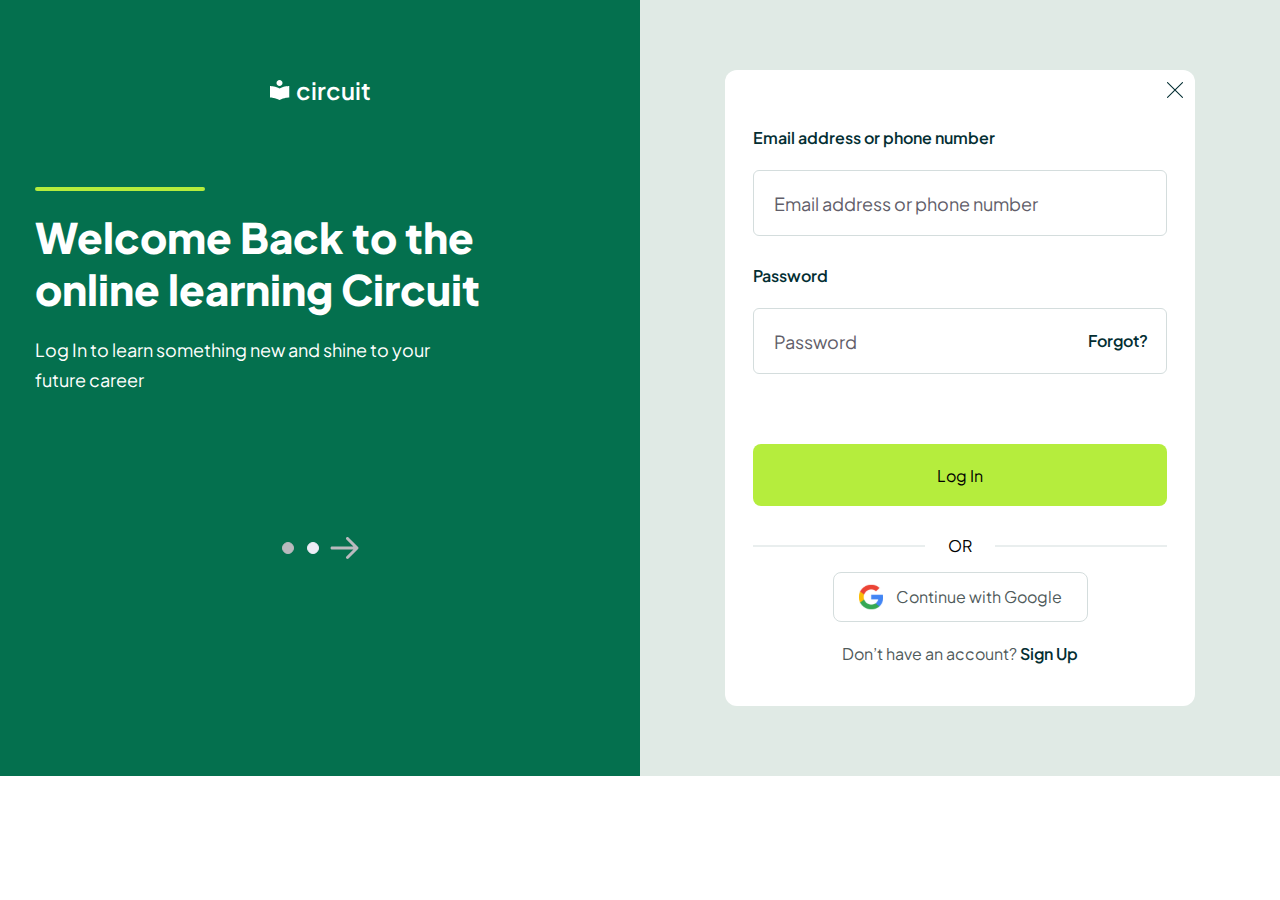
<file: login.html>
<!DOCTYPE html>
<html lang="en">
    <head>
        <meta charset="UTF-8" />
        <meta name="viewport" content="width=device-width, initial-scale=1.0" />
        <title>Log in | Circuit</title>

        <!-- Favicon -->
        <link
            rel="apple-touch-icon"
            sizes="76x76"
            href="./assets/favicon/apple-touch-icon.png"
        />
        <link
            rel="icon"
            type="image/png"
            sizes="32x32"
            href="./assets/favicon/favicon-32x32.png"
        />
        <link
            rel="icon"
            type="image/png"
            sizes="16x16"
            href="./assets/favicon/favicon-16x16.png"
        />
        <link rel="manifest" href="./assets/favicon/site.webmanifest" />
        <link
            rel="mask-icon"
            href="./assets/favicon/safari-pinned-tab.svg"
            color="#5bbad5"
        />
        <meta name="msapplication-TileColor" content="#da532c" />
        <meta name="theme-color" content="#ffffff" />

        <!-- Google fonts -->
        <link rel="preconnect" href="https://fonts.googleapis.com" />
        <link rel="preconnect" href="https://fonts.gstatic.com" crossorigin />
        <link
            href="https://fonts.googleapis.com/css2?family=Plus+Jakarta+Sans:wght@400;500;600;700;800&display=swap"
            rel="stylesheet"
        />

        <!-- Styles -->
        <link rel="stylesheet" href="./assets/css/main.css" />

        <!-- Animation -->
        <link
            rel="stylesheet"
            href="https://cdnjs.cloudflare.com/ajax/libs/animate.css/4.1.1/animate.min.css"
        />

        <!-- Script -->
        <script src="./assets/js/script.js"></script>
    </head>
    <body>
        <main class="login">
            <div class="auth">
                <div class="row row-cols-2 row-cols-md-1 auth__row">
                    <div class="col">
                        <div class="auth__intro">
                            <a href="/" class="logo auth__intro-logo">
                                <img
                                    src="./assets/icon/logo.svg"
                                    alt=""
                                    class="icon-logo"
                                />
                                <span class="logo__text logo__text--white">
                                    circuit
                                </span>
                            </a>
                            <div class="auth__intro-inner">
                                <h1
                                    class="section__heading auth__intro-heading"
                                >
                                    Welcome Back to the online learning Circuit
                                </h1>
                                <p class="section__desc auth__intro-desc">
                                    Log In to learn something new and shine to
                                    your future career
                                </p>
                            </div>
                            <button
                                class="auth__intro-next-btn js-toggle"
                                toggle-target="#auth__content"
                            >
                                <img
                                    src="./assets/icon/intro-arrow.svg"
                                    alt=""
                                />
                            </button>
                        </div>
                    </div>
                    <div class="col">
                        <div id="auth__content" class="auth__content hide">
                            <div class="auth__content-block">
                                <button class="auth__close-btn">
                                    <img
                                        src="./assets/icon/close.svg"
                                        alt=""
                                        class="auth__close-icon"
                                    />
                                </button>
                                <form
                                    action="./index-logined.html"
                                    class="form"
                                >
                                    <div class="form__group">
                                        <label for="" class="form__label"
                                            >Email address or phone
                                            number</label
                                        >
                                        <div
                                            class="form__group-horizontal form__group-horizontal-border"
                                        >
                                            <input
                                                type="email"
                                                placeholder="Email address or phone number"
                                                pattern="[a-z0-9._%+-]+@[a-z0-9.-]+\.[a-z]{2,4}$"
                                                class="form__group-input"
                                            />
                                        </div>
                                        <p class="form__error">
                                            Invalid email, please re-enter
                                        </p>
                                    </div>
                                    <div class="form__group">
                                        <label for="" class="form__label"
                                            >Password
                                        </label>
                                        <div
                                            class="form__group-horizontal form__group-horizontal-border"
                                        >
                                            <input
                                                type="password"
                                                placeholder="Password"
                                                minlength="6"
                                                class="form__group-input"
                                            />
                                            <a href="#!" class="auth__text-link"
                                                >Forgot?</a
                                            >
                                        </div>
                                        <p class="form__error">
                                            Invalid password, please re-enter
                                        </p>
                                    </div>
                                    <button class="btn auth__submit-btn">
                                        Log In
                                    </button>
                                </form>
                                <div class="auth__content-bottom">
                                    <div class="auth__content-break-line">
                                        OR
                                    </div>
                                    <a href="#!" class="btn btn--with-google">
                                        <img
                                            src="./assets/icon/google.svg"
                                            alt=""
                                        />
                                        Continue with Google
                                    </a>
                                    <p class="auth__text">
                                        Don’t have an account?
                                        <a
                                            href="./signup.html"
                                            class="auth__text-link"
                                            >Sign Up</a
                                        >
                                    </p>
                                </div>
                            </div>
                        </div>
                    </div>
                </div>
            </div>
        </main>
    </body>
</html>
</file>
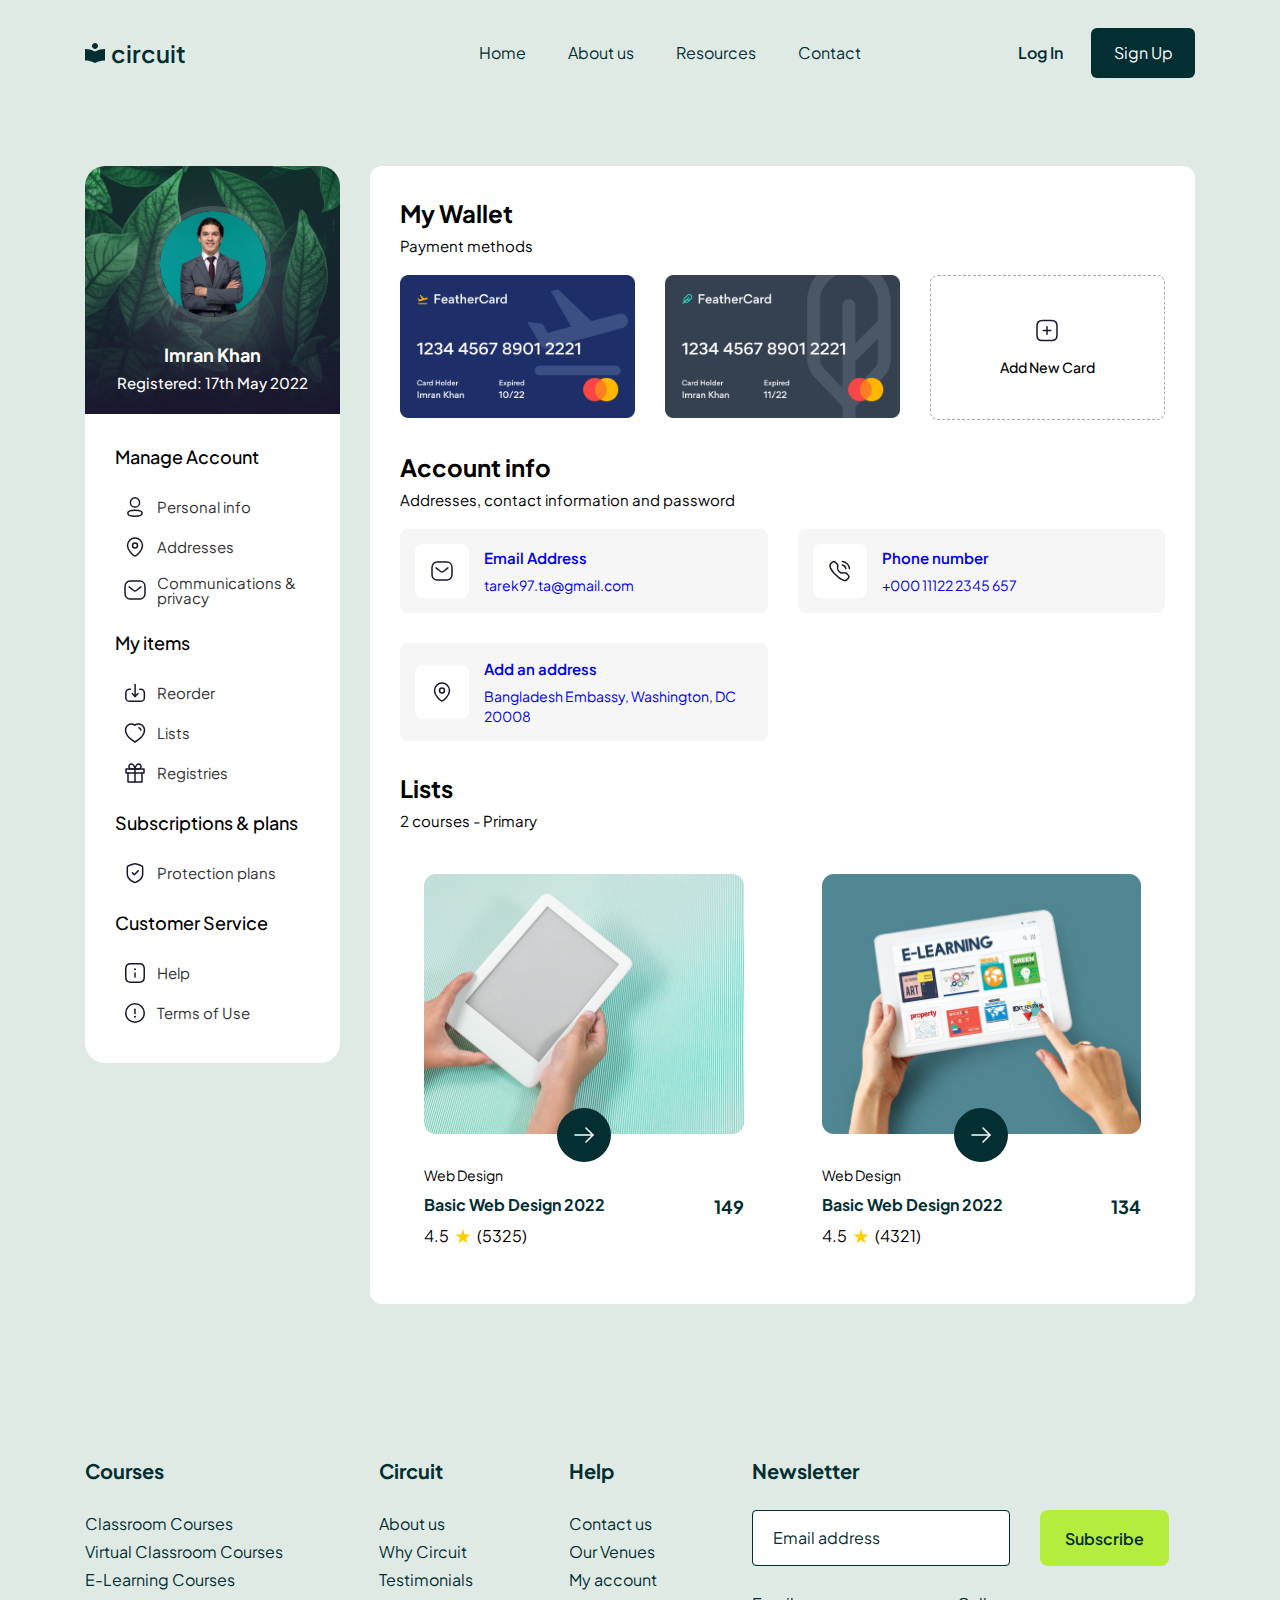
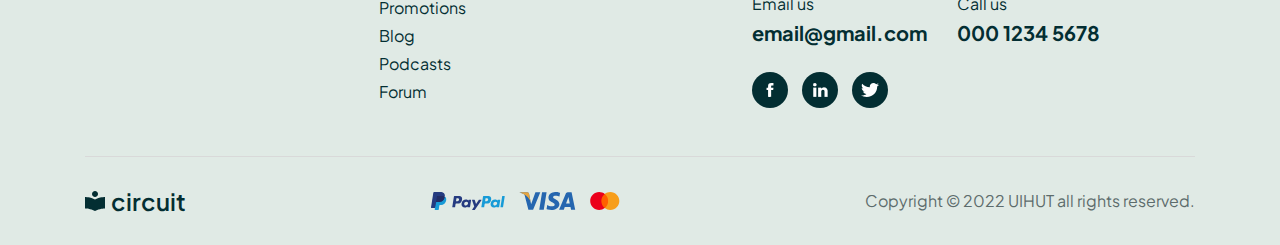
<file: profile.html>
<!DOCTYPE html>
<html lang="en">
    <head>
        <meta charset="UTF-8" />
        <meta name="viewport" content="width=device-width, initial-scale=1.0" />
        <title>Profile | Circuit</title>

        <!-- Favicon -->
        <link
            rel="apple-touch-icon"
            sizes="76x76"
            href="./assets/favicon/apple-touch-icon.png"
        />
        <link
            rel="icon"
            type="image/png"
            sizes="32x32"
            href="./assets/favicon/favicon-32x32.png"
        />
        <link
            rel="icon"
            type="image/png"
            sizes="16x16"
            href="./assets/favicon/favicon-16x16.png"
        />
        <link rel="manifest" href="./assets/favicon/site.webmanifest" />
        <link
            rel="mask-icon"
            href="./assets/favicon/safari-pinned-tab.svg"
            color="#5bbad5"
        />
        <meta name="msapplication-TileColor" content="#da532c" />
        <meta name="theme-color" content="#ffffff" />

        <!-- Google fonts -->
        <link rel="preconnect" href="https://fonts.googleapis.com" />
        <link rel="preconnect" href="https://fonts.gstatic.com" crossorigin />
        <link
            href="https://fonts.googleapis.com/css2?family=Plus+Jakarta+Sans:wght@400;500;600;700;800&display=swap"
            rel="stylesheet"
        />

        <!-- Styles -->
        <link rel="stylesheet" href="./assets/css/main.css" />

        <!-- Animation -->
        <link
            rel="stylesheet"
            href="https://cdnjs.cloudflare.com/ajax/libs/animate.css/4.1.1/animate.min.css"
        />

        <!-- Script -->
        <script src="./assets/js/script.js"></script>
    </head>
    <body>
        <main class="profile">
            <header id="header" class="header"></header>
            <script>
                load("#header", "./templates/header.html");
            </script>

            <div class="profile__container">
                <div class="container">
                    <div class="row gy-lg-3">
                        <div class="col-3 col-xl-4 col-lg-12">
                            <div class="profile__sidebar">
                                <div class="profile__user">
                                    <img
                                        src="./assets/img/feedback/avatar-1.png"
                                        alt=""
                                        class="profile__user-avatar"
                                    />
                                    <h1 class="profile__user-name">
                                        Imran Khan
                                    </h1>
                                    <p class="profile__user-desc">
                                        Registered: 17th May 2022
                                    </p>
                                </div>
                                <!-- profile menu 1 -->
                                <div class="profile-menu">
                                    <h3 class="profile-menu__title">
                                        Manage Account
                                    </h3>
                                    <ul class="profile-menu__list">
                                        <li>
                                            <a
                                                href="#!"
                                                class="profile-menu__link"
                                            >
                                                <img
                                                    src="./assets/icon/personal.svg"
                                                    alt=""
                                                />
                                                Personal info
                                            </a>
                                        </li>
                                        <li>
                                            <a
                                                href="#!"
                                                class="profile-menu__link"
                                            >
                                                <img
                                                    src="./assets/icon/location.svg"
                                                    alt=""
                                                />
                                                Addresses
                                            </a>
                                        </li>
                                        <li>
                                            <a
                                                href="#!"
                                                class="profile-menu__link"
                                            >
                                                <img
                                                    src="./assets/icon/email.svg"
                                                    alt=""
                                                />
                                                Communications & privacy
                                            </a>
                                        </li>
                                    </ul>
                                </div>
                                <!-- profile menu 2 -->
                                <div class="profile-menu">
                                    <h3 class="profile-menu__title">
                                        My items
                                    </h3>
                                    <ul class="profile-menu__list">
                                        <li>
                                            <a
                                                href="#!"
                                                class="profile-menu__link"
                                            >
                                                <img
                                                    src="./assets/icon/download.svg"
                                                    alt=""
                                                />
                                                Reorder
                                            </a>
                                        </li>
                                        <li>
                                            <a
                                                href="#!"
                                                class="profile-menu__link"
                                            >
                                                <img
                                                    src="./assets/icon/heart-white.svg"
                                                    alt=""
                                                />
                                                Lists
                                            </a>
                                        </li>
                                        <li>
                                            <a
                                                href="#!"
                                                class="profile-menu__link"
                                            >
                                                <img
                                                    src="./assets/icon/registries.svg"
                                                    alt=""
                                                />
                                                Registries
                                            </a>
                                        </li>
                                    </ul>
                                </div>
                                <div class="profile-menu">
                                    <h3 class="profile-menu__title">
                                        Subscriptions & plans
                                    </h3>
                                    <ul class="profile-menu__list">
                                        <li>
                                            <a
                                                href="#!"
                                                class="profile-menu__link"
                                            >
                                                <img
                                                    src="./assets/icon/protection.svg"
                                                    alt=""
                                                />
                                                Protection plans
                                            </a>
                                        </li>
                                    </ul>
                                </div>
                                <div class="profile-menu">
                                    <h3 class="profile-menu__title">
                                        Customer Service
                                    </h3>
                                    <ul class="profile-menu__list">
                                        <li>
                                            <a
                                                href="#!"
                                                class="profile-menu__link"
                                            >
                                                <img
                                                    src="./assets/icon/help.svg"
                                                    alt=""
                                                />
                                                Help
                                            </a>
                                        </li>
                                        <li>
                                            <a
                                                href="#!"
                                                class="profile-menu__link"
                                            >
                                                <img
                                                    src="./assets/icon/terms.svg"
                                                    alt=""
                                                />
                                                Terms of Use
                                            </a>
                                        </li>
                                    </ul>
                                </div>
                            </div>
                        </div>
                        <div class="col-9 col-xl-8 col-lg-12">
                            <div class="profile__content-wrap">
                                <div class="profile__content">
                                    <h2 class="profile__heading">My Wallet</h2>
                                    <p class="profile__desc">Payment methods</p>
                                    <div class="profile__row">
                                        <div
                                            class="row row-cols-3 row-cols-xl-2 row-cols-md-1 gy-3"
                                        >
                                            <div class="col">
                                                <img
                                                    src="./assets/img/payment-method/payment-method-1.png"
                                                    alt=""
                                                    class="profile__payment"
                                                />
                                            </div>
                                            <div class="col">
                                                <img
                                                    src="./assets/img/payment-method/payment-method-2.png"
                                                    alt=""
                                                    class="profile__payment"
                                                />
                                            </div>
                                            <div class="col">
                                                <div class="add-new-card">
                                                    <div
                                                        class="add-new-card__content"
                                                    >
                                                        <img
                                                            src="./assets/icon/plus.svg"
                                                            alt=""
                                                        />
                                                        <p
                                                            class="add-new-card__desc"
                                                        >
                                                            Add New Card
                                                        </p>
                                                    </div>
                                                </div>
                                            </div>
                                        </div>
                                    </div>
                                </div>
                                <div class="profile__content">
                                    <h2 class="profile__heading">
                                        Account info
                                    </h2>
                                    <p class="profile__desc">
                                        Addresses, contact information and
                                        password
                                    </p>
                                    <div class="profile__row">
                                        <div
                                            class="row row-cols-2 row-cols-xl-1 row-cols-lg-1 gy-3 gy-md-2"
                                        >
                                            <div class="col">
                                                <a href="#!">
                                                    <div
                                                        class="profile__address"
                                                    >
                                                        <div
                                                            class="profile__img-wrap"
                                                        >
                                                            <img
                                                                src="./assets/icon/email.svg"
                                                                alt=""
                                                            />
                                                        </div>
                                                        <div>
                                                            <h3
                                                                class="profile__address-title"
                                                            >
                                                                Email Address
                                                            </h3>
                                                            <p
                                                                class="profile__address-desc"
                                                            >
                                                                tarek97.ta@gmail.com
                                                            </p>
                                                        </div>
                                                    </div>
                                                </a>
                                            </div>
                                            <div class="col">
                                                <a href="#!">
                                                    <div
                                                        class="profile__address"
                                                    >
                                                        <div
                                                            class="profile__img-wrap"
                                                        >
                                                            <img
                                                                src="./assets/icon/phone.svg"
                                                                alt=""
                                                            />
                                                        </div>
                                                        <div>
                                                            <h3
                                                                class="profile__address-title"
                                                            >
                                                                Phone number
                                                            </h3>
                                                            <p
                                                                class="profile__address-desc"
                                                            >
                                                                +000 11122 2345
                                                                657
                                                            </p>
                                                        </div>
                                                    </div>
                                                </a>
                                            </div>
                                            <div class="col">
                                                <a href="#!">
                                                    <div
                                                        class="profile__address"
                                                    >
                                                        <div
                                                            class="profile__img-wrap"
                                                        >
                                                            <img
                                                                src="./assets/icon/location.svg"
                                                                alt=""
                                                            />
                                                        </div>
                                                        <div>
                                                            <h3
                                                                class="profile__address-title"
                                                            >
                                                                Add an address
                                                            </h3>
                                                            <p
                                                                class="profile__address-desc"
                                                            >
                                                                Bangladesh
                                                                Embassy,
                                                                Washington, DC
                                                                20008
                                                            </p>
                                                        </div>
                                                    </div>
                                                </a>
                                            </div>
                                        </div>
                                    </div>
                                </div>

                                <div class="profile__content">
                                    <h2 class="profile__heading">Lists</h2>
                                    <p class="profile__desc">
                                        2 courses - Primary
                                    </p>
                                    <div class="profile__row">
                                        <div
                                            class="row row-cols-2 row-cols-md-1 gy-lg-2"
                                        >
                                            <div class="col">
                                                <a href="./course-detail.html">
                                                    <article
                                                        class="course-card"
                                                    >
                                                        <div
                                                            class="course-card__wrap-thumb"
                                                        >
                                                            <img
                                                                src="./assets/img/courses-img/courses-img-2.png"
                                                                alt=""
                                                                class="course-card__thumb"
                                                            />
                                                            <a
                                                                href="#!"
                                                                class="course-card__detail"
                                                            >
                                                                <img
                                                                    src="./assets/icon/arrow-right.svg"
                                                                    alt=""
                                                                />
                                                            </a>
                                                        </div>
                                                        <div
                                                            class="course-card__info"
                                                        >
                                                            <div>
                                                                <h3
                                                                    class="course-card__title"
                                                                >
                                                                    Web Design
                                                                </h3>
                                                                <p
                                                                    class="course-card__desc"
                                                                >
                                                                    Basic Web
                                                                    Design 2022
                                                                </p>
                                                                <div
                                                                    class="course-card__rating"
                                                                >
                                                                    <span
                                                                        >4.5</span
                                                                    >
                                                                    <img
                                                                        src="./assets/icon/star.svg"
                                                                        alt=""
                                                                    />
                                                                    <span
                                                                        >(5325)</span
                                                                    >
                                                                </div>
                                                            </div>
                                                            <span
                                                                class="course-card__price"
                                                                >149</span
                                                            >
                                                        </div>
                                                    </article>
                                                </a>
                                            </div>
                                            <div class="col">
                                                <a href="./course-detail.html">
                                                    <article
                                                        class="course-card"
                                                    >
                                                        <div
                                                            class="course-card__wrap-thumb"
                                                        >
                                                            <img
                                                                src="./assets/img/courses-img/courses-img-3.png"
                                                                alt=""
                                                                class="course-card__thumb"
                                                            />
                                                            <a
                                                                href="#!"
                                                                class="course-card__detail"
                                                            >
                                                                <img
                                                                    src="./assets/icon/arrow-right.svg"
                                                                    alt=""
                                                                />
                                                            </a>
                                                        </div>
                                                        <div
                                                            class="course-card__info"
                                                        >
                                                            <div>
                                                                <h3
                                                                    class="course-card__title"
                                                                >
                                                                    Web Design
                                                                </h3>
                                                                <p
                                                                    class="course-card__desc"
                                                                >
                                                                    Basic Web
                                                                    Design 2022
                                                                </p>
                                                                <div
                                                                    class="course-card__rating"
                                                                >
                                                                    <span
                                                                        >4.5</span
                                                                    >
                                                                    <img
                                                                        src="./assets/icon/star.svg"
                                                                        alt=""
                                                                    />
                                                                    <span
                                                                        >(4321)</span
                                                                    >
                                                                </div>
                                                            </div>
                                                            <span
                                                                class="course-card__price"
                                                                >134</span
                                                            >
                                                        </div>
                                                    </article>
                                                </a>
                                            </div>
                                        </div>
                                    </div>
                                </div>
                            </div>
                        </div>
                    </div>
                </div>
            </div>

            <footer id="footer" class="footer"></footer>
            <script>
                load("#footer", "./templates/footer.html");
            </script>
        </main>
    </body>
</html>
</file>
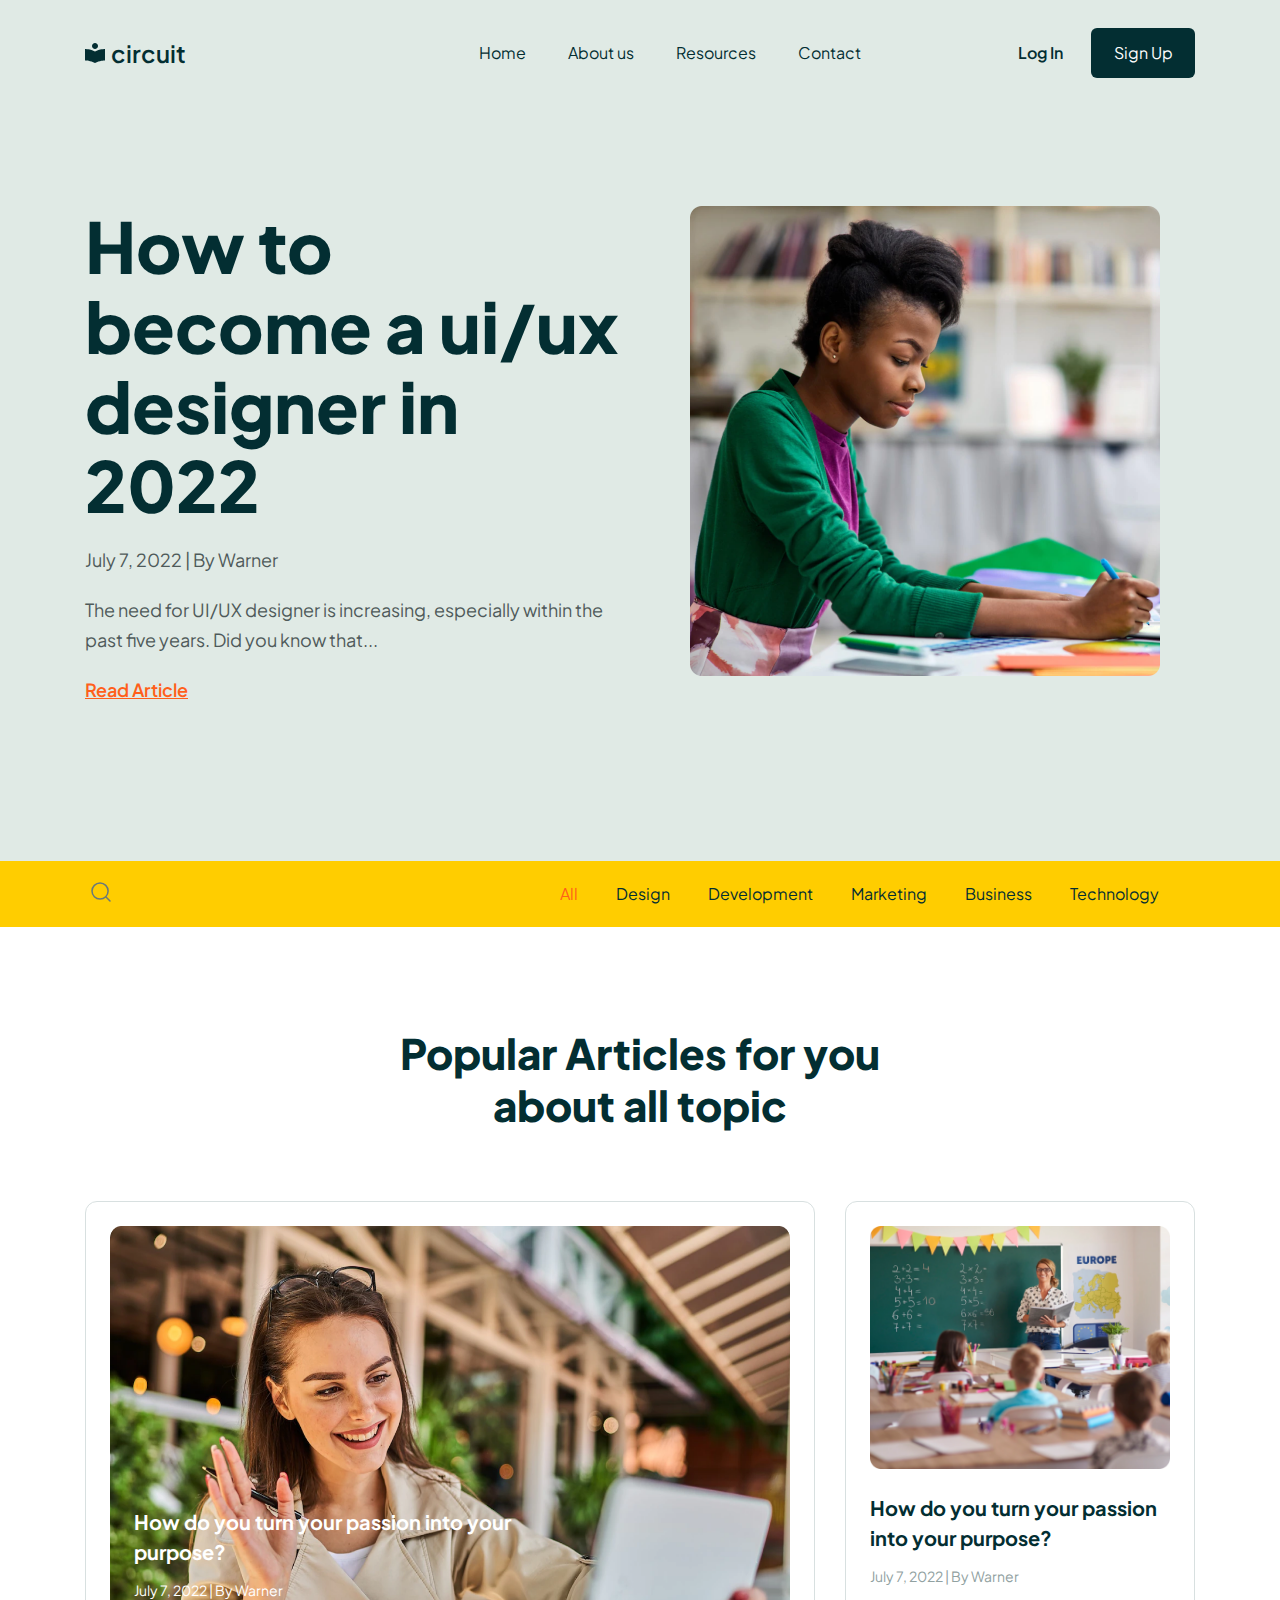
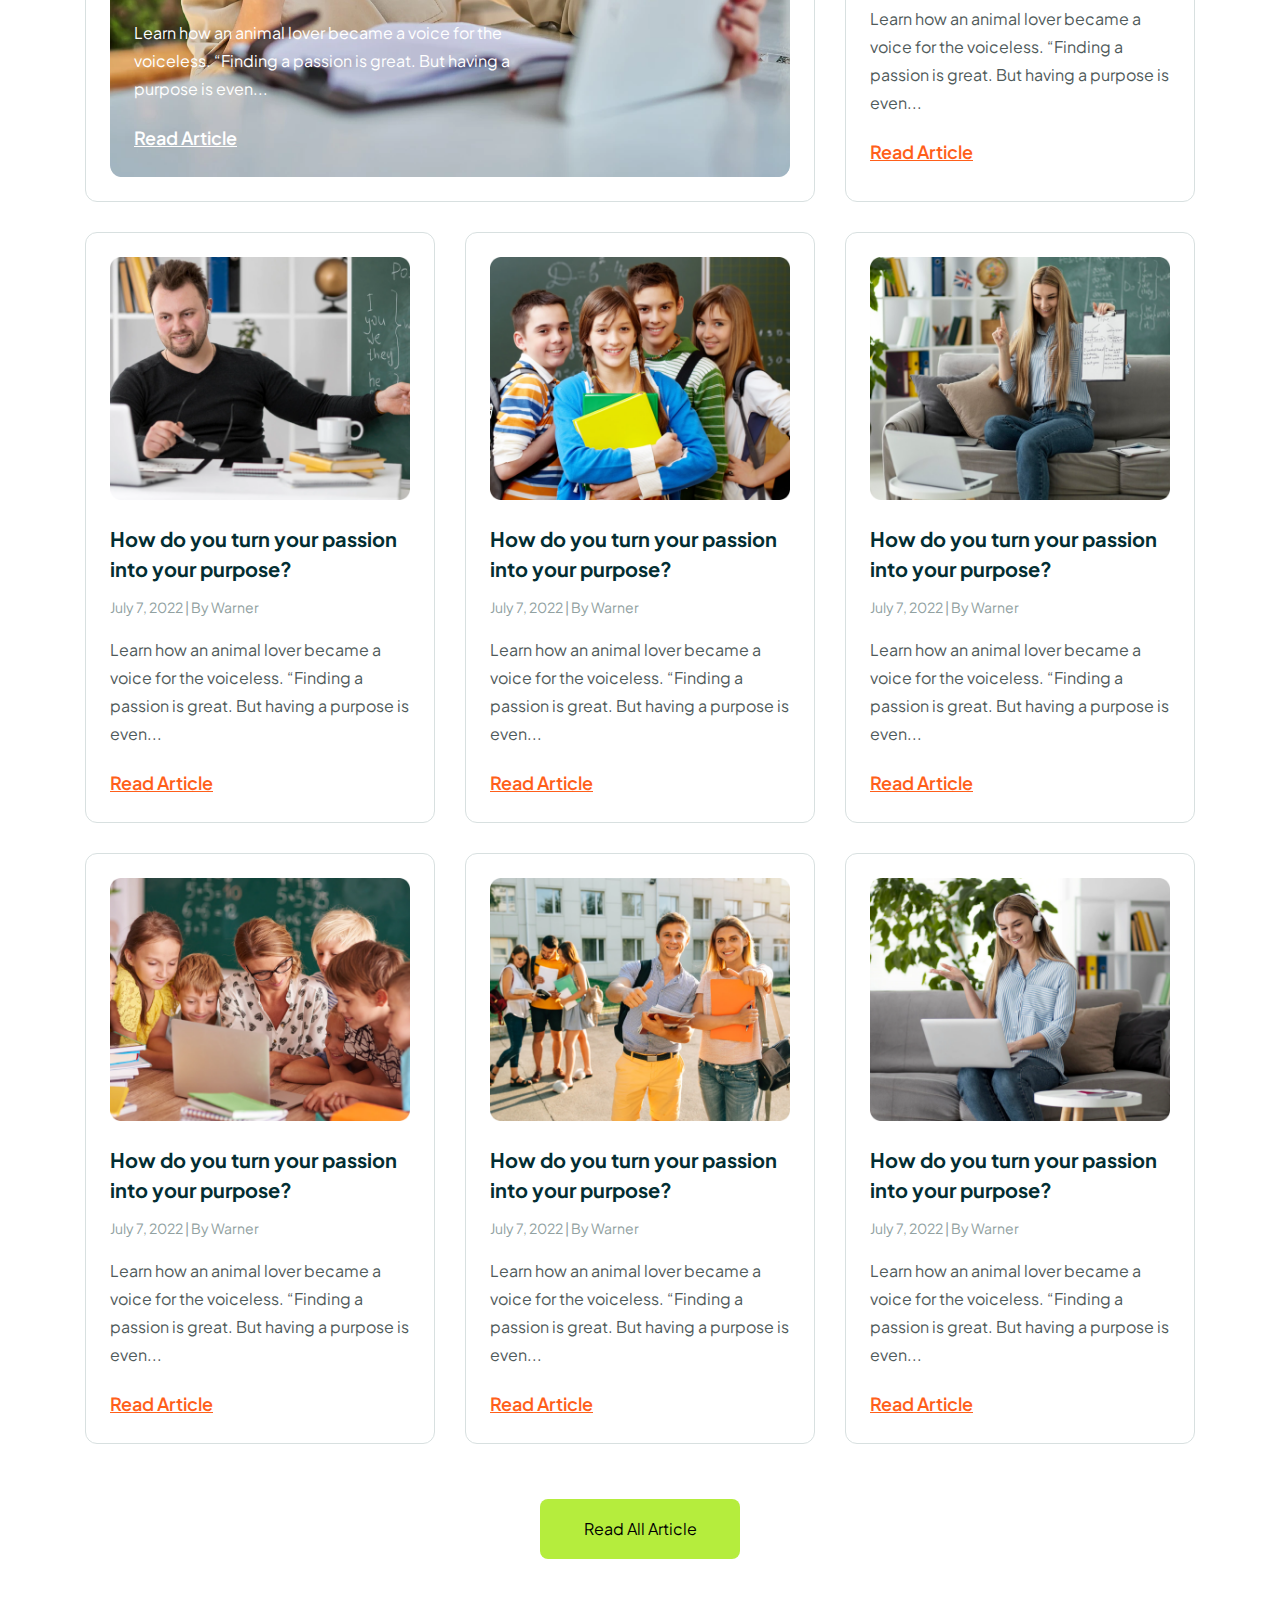
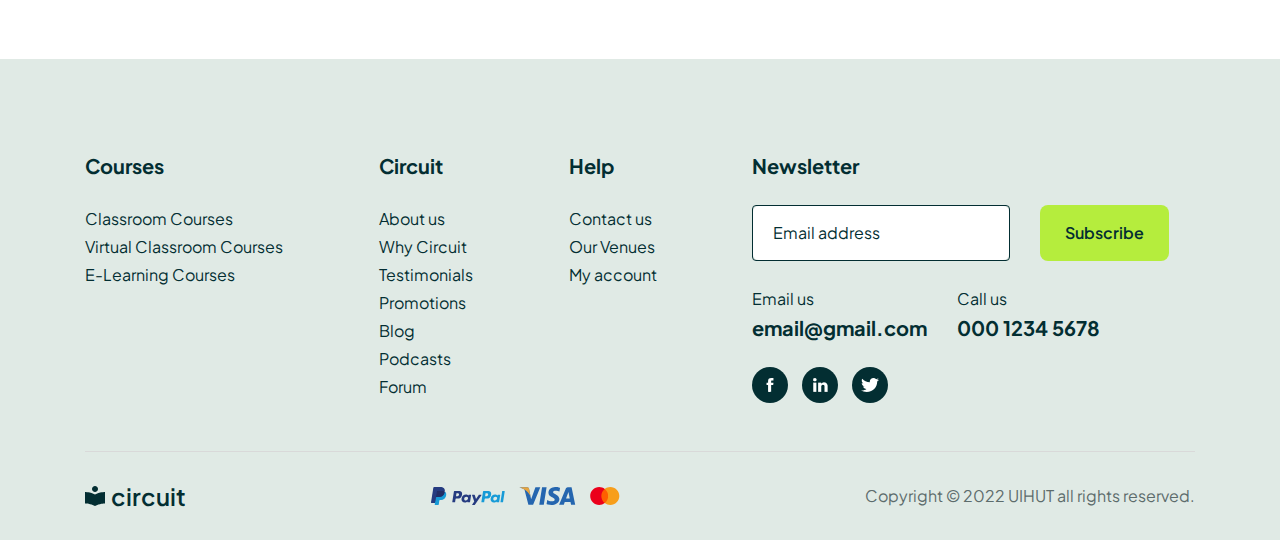
<file: resources.html>
<!DOCTYPE html>
<html lang="en">
    <head>
        <meta charset="UTF-8" />
        <meta name="viewport" content="width=device-width, initial-scale=1.0" />
        <title>Resources | Circuit</title>

        <!-- Favicon -->
        <link
            rel="apple-touch-icon"
            sizes="76x76"
            href="./assets/favicon/apple-touch-icon.png"
        />
        <link
            rel="icon"
            type="image/png"
            sizes="32x32"
            href="./assets/favicon/favicon-32x32.png"
        />
        <link
            rel="icon"
            type="image/png"
            sizes="16x16"
            href="./assets/favicon/favicon-16x16.png"
        />
        <link rel="manifest" href="./assets/favicon/site.webmanifest" />
        <link
            rel="mask-icon"
            href="./assets/favicon/safari-pinned-tab.svg"
            color="#5bbad5"
        />
        <meta name="msapplication-TileColor" content="#da532c" />
        <meta name="theme-color" content="#ffffff" />

        <!-- Google fonts -->
        <link rel="preconnect" href="https://fonts.googleapis.com" />
        <link rel="preconnect" href="https://fonts.gstatic.com" crossorigin />
        <link
            href="https://fonts.googleapis.com/css2?family=Plus+Jakarta+Sans:wght@400;500;600;700;800&display=swap"
            rel="stylesheet"
        />

        <!-- Styles -->
        <link rel="stylesheet" href="./assets/css/main.css" />

        <!-- Animation -->
        <link
            rel="stylesheet"
            href="https://cdnjs.cloudflare.com/ajax/libs/animate.css/4.1.1/animate.min.css"
        />

        <!-- Script -->
        <script src="./assets/js/script.js"></script>
    </head>
    <body>
        <main id="resourses-page">
            <header id="header" class="header"></header>
            <script>
                load("#header", "./templates/header.html");
            </script>

            <!-- Hero -->
            <section class="hero hero__home">
                <div class="container">
                    <div class="row hero__row row-cols-2 row-cols-md-1 gy-3">
                        <div class="col">
                            <div class="hero__left">
                                <h1 class="heading hero__heading">
                                    How to become a ui/ux designer in 2022
                                </h1>
                                <p class="section__desc hero__desc">
                                    July 7, 2022 | By Warner
                                </p>
                                <p class="section__desc hero__desc">
                                    The need for UI/UX designer is increasing,
                                    especially within the past five years. Did
                                    you know that...
                                </p>
                                <a href="#!" class="read-article__link">
                                    Read Article
                                </a>
                            </div>
                        </div>
                        <div class="col">
                            <div class="hero__right">
                                <img
                                    src="./assets/img/resources/hero/hero-img.png"
                                    alt=""
                                    class="hero__img"
                                />
                            </div>
                        </div>
                    </div>
                </div>
            </section>

            <!-- Category -->
            <section class="category">
                <div class="container">
                    <div class="row">
                        <div class="col-6 col-xxl-5 col-xl-4 col-lg-12">
                            <button class="category__search-btn d-lg-none">
                                <img
                                    src="./assets/icon/search.svg"
                                    alt=""
                                    class="d-lg-none"
                                />
                            </button>
                            <form action="" class="form d-none d-lg-block">
                                <div class="form__group">
                                    <div class="form__group-horizontal">
                                        <img
                                            src="./assets/icon/search.svg"
                                            alt=""
                                        />
                                        <input
                                            type="text"
                                            class="form__group-input"
                                            placeholder="Search for a course"
                                        />
                                    </div>
                                </div>
                            </form>
                        </div>
                        <div
                            class="col-6 col-xxl-7 col-xl-8 col-lg-11 d-lg-none"
                        >
                            <ul class="category__list">
                                <li class="category__item">
                                    <a href="#!" class="category__link">All</a>
                                </li>
                                <li class="category__item">
                                    <a href="#!" class="category__link"
                                        >Design</a
                                    >
                                </li>
                                <li class="category__item">
                                    <a href="#!" class="category__link">
                                        Development
                                    </a>
                                </li>
                                <li class="category__item">
                                    <a href="#!" class="category__link"
                                        >Marketing</a
                                    >
                                </li>
                                <li class="category__item">
                                    <a href="#!" class="category__link"
                                        >Business</a
                                    >
                                </li>
                                <li class="category__item">
                                    <a href="#!" class="category__link">
                                        Technology
                                    </a>
                                </li>
                            </ul>
                        </div>
                    </div>
                </div>
            </section>

            <div class="container">
                <!-- Popular -->
                <section class="popular">
                    <div class="popular__inner">
                        <h2 class="section__heading popular__heading">
                            Popular Articles for you about all topic
                        </h2>
                        <div class="popular__courses-block">
                            <!-- row 1 -->
                            <div
                                class="row row-cols-3 row-cols-lg-2 row-cols-md-1 gy-3"
                            >
                                <!-- courses 1 -->

                                <div class="col-8 col-xxl-8 col-lg-6 col-md-12">
                                    <article
                                        class="popular-courses popular__courses"
                                    >
                                        <div
                                            class="popular-courses__wrap-thumb popular-courses__wrap-thumb--large"
                                        >
                                            <a href="#!">
                                                <img
                                                    src="./assets/img/resources/popular/popular-img-1.png"
                                                    alt=""
                                                    class="popular-courses__thumb"
                                                />
                                            </a>
                                        </div>
                                        <div
                                            class="popular-courses__info popular-courses__info--position"
                                        >
                                            <h3 class="popular-courses__title">
                                                How do you turn your passion
                                                into your purpose?
                                            </h3>
                                            <p class="popular-courses__date">
                                                July 7, 2022 | By Warner
                                            </p>
                                            <p class="popular-courses__desc">
                                                Learn how an animal lover became
                                                a voice for the voiceless.
                                                “Finding a passion is great. But
                                                having a purpose is even...
                                            </p>
                                            <a
                                                href="#!"
                                                class="read-article__link read-article__link--white"
                                                >Read Article</a
                                            >
                                        </div>
                                    </article>
                                </div>

                                <!-- courses 2 -->

                                <div class="col-4 col-xxl-4 col-lg-6 col-md-12">
                                    <article class="popular-courses">
                                        <div
                                            class="popular-courses__wrap-thumb"
                                        >
                                            <a href="#!">
                                                <img
                                                    src="./assets/img/resources/popular/popular-img-2.png"
                                                    alt=""
                                                    class="popular-courses__thumb"
                                                />
                                            </a>
                                        </div>

                                        <div class="popular-courses__info">
                                            <h3 class="popular-courses__title">
                                                How do you turn your passion
                                                into your purpose?
                                            </h3>
                                            <p class="popular-courses__date">
                                                July 7, 2022 | By Warner
                                            </p>
                                            <p class="popular-courses__desc">
                                                Learn how an animal lover became
                                                a voice for the voiceless.
                                                “Finding a passion is great. But
                                                having a purpose is even...
                                            </p>
                                            <a
                                                href="#!"
                                                class="read-article__link"
                                                >Read Article</a
                                            >
                                        </div>
                                    </article>
                                </div>

                                <div class="col">
                                    <article class="popular-courses">
                                        <div
                                            class="popular-courses__wrap-thumb"
                                        >
                                            <a href="#!">
                                                <img
                                                    src="./assets/img/resources/popular/popular-img-3.png"
                                                    alt=""
                                                    class="popular-courses__thumb"
                                                />
                                            </a>
                                        </div>

                                        <div class="popular-courses__info">
                                            <h3 class="popular-courses__title">
                                                How do you turn your passion
                                                into your purpose?
                                            </h3>
                                            <p class="popular-courses__date">
                                                July 7, 2022 | By Warner
                                            </p>
                                            <p class="popular-courses__desc">
                                                Learn how an animal lover became
                                                a voice for the voiceless.
                                                “Finding a passion is great. But
                                                having a purpose is even...
                                            </p>
                                            <a
                                                href="#!"
                                                class="read-article__link"
                                                >Read Article</a
                                            >
                                        </div>
                                    </article>
                                </div>
                                <!-- courses 4 -->

                                <div class="col">
                                    <article class="popular-courses">
                                        <div
                                            class="popular-courses__wrap-thumb"
                                        >
                                            <a href="#!">
                                                <img
                                                    src="./assets/img/resources/popular/popular-img-4.png"
                                                    alt=""
                                                    class="popular-courses__thumb"
                                                />
                                            </a>
                                        </div>

                                        <div class="popular-courses__info">
                                            <h3 class="popular-courses__title">
                                                How do you turn your passion
                                                into your purpose?
                                            </h3>
                                            <p class="popular-courses__date">
                                                July 7, 2022 | By Warner
                                            </p>
                                            <p class="popular-courses__desc">
                                                Learn how an animal lover became
                                                a voice for the voiceless.
                                                “Finding a passion is great. But
                                                having a purpose is even...
                                            </p>
                                            <a
                                                href="#!"
                                                class="read-article__link"
                                                >Read Article</a
                                            >
                                        </div>
                                    </article>
                                </div>
                                <!-- courses 5 -->

                                <div class="col">
                                    <article class="popular-courses">
                                        <div
                                            class="popular-courses__wrap-thumb"
                                        >
                                            <a href="#!">
                                                <img
                                                    src="./assets/img/resources/popular/popular-img-5.png"
                                                    alt=""
                                                    class="popular-courses__thumb"
                                                />
                                            </a>
                                        </div>

                                        <div class="popular-courses__info">
                                            <h3 class="popular-courses__title">
                                                How do you turn your passion
                                                into your purpose?
                                            </h3>
                                            <p class="popular-courses__date">
                                                July 7, 2022 | By Warner
                                            </p>
                                            <p class="popular-courses__desc">
                                                Learn how an animal lover became
                                                a voice for the voiceless.
                                                “Finding a passion is great. But
                                                having a purpose is even...
                                            </p>
                                            <a
                                                href="#!"
                                                class="read-article__link"
                                                >Read Article</a
                                            >
                                        </div>
                                    </article>
                                </div>
                                <!-- courses 6 -->

                                <div class="col">
                                    <article class="popular-courses">
                                        <div
                                            class="popular-courses__wrap-thumb"
                                        >
                                            <a href="#!">
                                                <img
                                                    src="./assets/img/resources/popular/popular-img-6.png"
                                                    alt=""
                                                    class="popular-courses__thumb"
                                                />
                                            </a>
                                        </div>

                                        <div class="popular-courses__info">
                                            <h3 class="popular-courses__title">
                                                How do you turn your passion
                                                into your purpose?
                                            </h3>
                                            <p class="popular-courses__date">
                                                July 7, 2022 | By Warner
                                            </p>
                                            <p class="popular-courses__desc">
                                                Learn how an animal lover became
                                                a voice for the voiceless.
                                                “Finding a passion is great. But
                                                having a purpose is even...
                                            </p>
                                            <a
                                                href="#!"
                                                class="read-article__link"
                                                >Read Article</a
                                            >
                                        </div>
                                    </article>
                                </div>
                                <!-- courses 7 -->

                                <div class="col">
                                    <article class="popular-courses">
                                        <div
                                            class="popular-courses__wrap-thumb"
                                        >
                                            <a href="#!">
                                                <img
                                                    src="./assets/img/resources/popular/popular-img-7.png"
                                                    alt=""
                                                    class="popular-courses__thumb"
                                                />
                                            </a>
                                        </div>

                                        <div class="popular-courses__info">
                                            <h3 class="popular-courses__title">
                                                How do you turn your passion
                                                into your purpose?
                                            </h3>
                                            <p class="popular-courses__date">
                                                July 7, 2022 | By Warner
                                            </p>
                                            <p class="popular-courses__desc">
                                                Learn how an animal lover became
                                                a voice for the voiceless.
                                                “Finding a passion is great. But
                                                having a purpose is even...
                                            </p>
                                            <a
                                                href="#!"
                                                class="read-article__link"
                                                >Read Article</a
                                            >
                                        </div>
                                    </article>
                                </div>
                                <!-- courses 8 -->

                                <div class="col">
                                    <article class="popular-courses">
                                        <div
                                            class="popular-courses__wrap-thumb"
                                        >
                                            <a href="#!">
                                                <img
                                                    src="./assets/img/resources/popular/popular-img-8.png"
                                                    alt=""
                                                    class="popular-courses__thumb"
                                                />
                                            </a>
                                        </div>

                                        <div class="popular-courses__info">
                                            <h3 class="popular-courses__title">
                                                How do you turn your passion
                                                into your purpose?
                                            </h3>
                                            <p class="popular-courses__date">
                                                July 7, 2022 | By Warner
                                            </p>
                                            <p class="popular-courses__desc">
                                                Learn how an animal lover became
                                                a voice for the voiceless.
                                                “Finding a passion is great. But
                                                having a purpose is even...
                                            </p>
                                            <a
                                                href="#!"
                                                class="read-article__link"
                                                >Read Article</a
                                            >
                                        </div>
                                    </article>
                                </div>
                            </div>
                        </div>
                        <div class="popular__btn-read-all">
                            <button class="btn btn--large">
                                Read All Article
                            </button>
                        </div>
                    </div>
                </section>
            </div>

            <footer id="footer" class="footer"></footer>
            <script>
                load("#footer", "./templates/footer.html");
            </script>
        </main>
    </body>
</html>
</file>
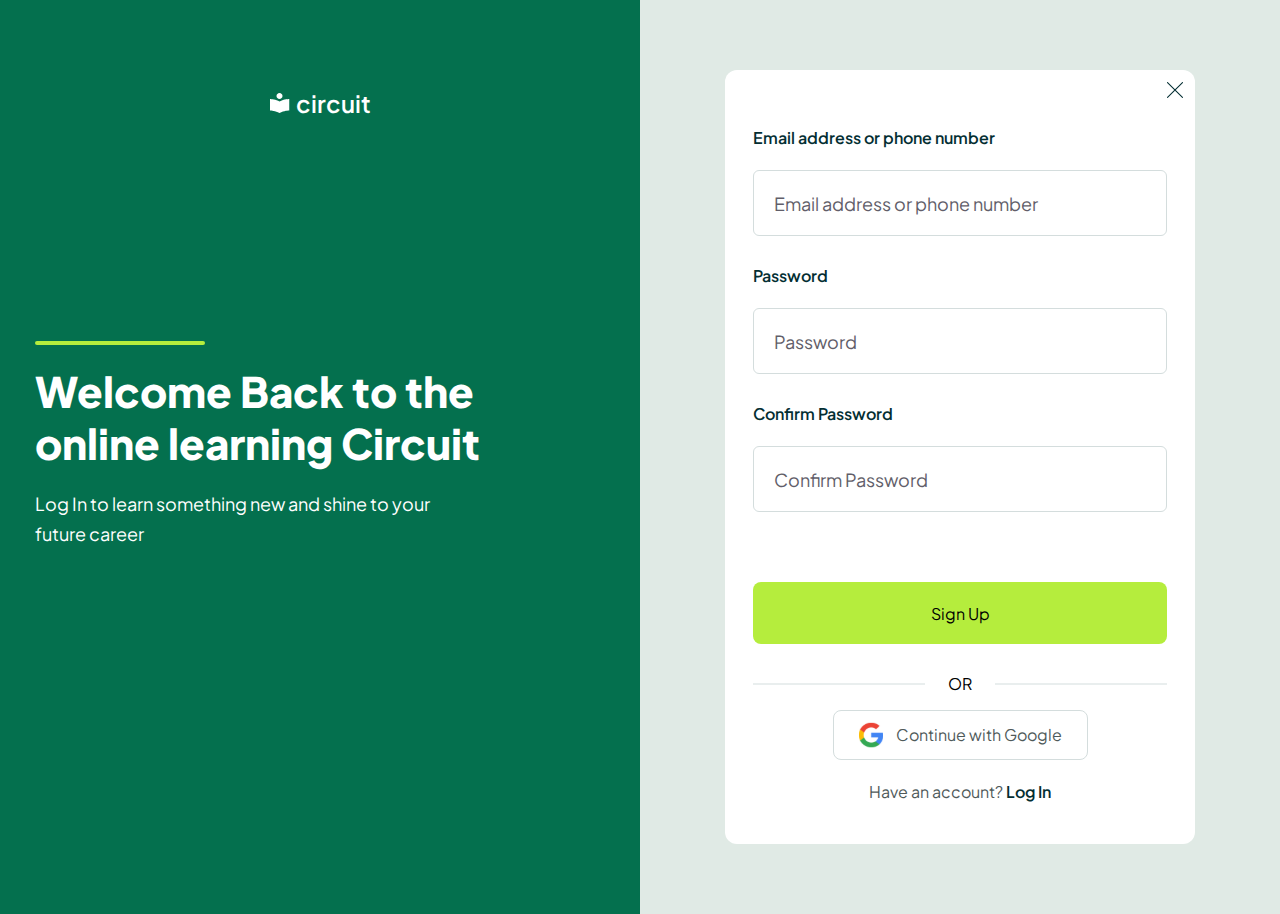
<file: signup.html>
<!DOCTYPE html>
<html lang="en">
    <head>
        <meta charset="UTF-8" />
        <meta name="viewport" content="width=device-width, initial-scale=1.0" />
        <title>Sign up | Circuit</title>

        <!-- Favicon -->
        <link
            rel="apple-touch-icon"
            sizes="76x76"
            href="./assets/favicon/apple-touch-icon.png"
        />
        <link
            rel="icon"
            type="image/png"
            sizes="32x32"
            href="./assets/favicon/favicon-32x32.png"
        />
        <link
            rel="icon"
            type="image/png"
            sizes="16x16"
            href="./assets/favicon/favicon-16x16.png"
        />
        <link rel="manifest" href="./assets/favicon/site.webmanifest" />
        <link
            rel="mask-icon"
            href="./assets/favicon/safari-pinned-tab.svg"
            color="#5bbad5"
        />
        <meta name="msapplication-TileColor" content="#da532c" />
        <meta name="theme-color" content="#ffffff" />

        <!-- Google fonts -->
        <link rel="preconnect" href="https://fonts.googleapis.com" />
        <link rel="preconnect" href="https://fonts.gstatic.com" crossorigin />
        <link
            href="https://fonts.googleapis.com/css2?family=Plus+Jakarta+Sans:wght@400;500;600;700;800&display=swap"
            rel="stylesheet"
        />

        <!-- Styles -->
        <link rel="stylesheet" href="./assets/css/main.css" />

        <!-- Animation -->
        <link
            rel="stylesheet"
            href="https://cdnjs.cloudflare.com/ajax/libs/animate.css/4.1.1/animate.min.css"
        />

        <!-- Script -->
        <script src="./assets/js/script.js"></script>
    </head>
    <body>
        <main class="signup">
            <div class="auth">
                <div class="row row-cols-2">
                    <div class="col">
                        <div class="auth__intro">
                            <a href="/" class="logo auth__intro-logo">
                                <img
                                    src="./assets/icon/logo.svg"
                                    alt=""
                                    class="icon-logo"
                                />
                                <span class="logo__text logo__text--white"
                                    >circuit</span
                                >
                            </a>
                            <div class="auth__intro-inner">
                                <h1
                                    class="section__heading auth__intro-heading"
                                >
                                    Welcome Back to the online learning Circuit
                                </h1>
                                <p class="section__desc auth__intro-desc">
                                    Log In to learn something new and shine to
                                    your future career
                                </p>
                            </div>
                        </div>
                    </div>
                    <div class="col">
                        <div class="auth__content">
                            <div class="auth__content-block">
                                <button class="auth__close-btn">
                                    <img
                                        src="./assets/icon/close.svg"
                                        alt=""
                                        class="auth__close-icon"
                                    />
                                </button>
                                <form
                                    action="./index-logined.html"
                                    class="form"
                                >
                                    <div class="form__group">
                                        <label for="" class="form__label"
                                            >Email address or phone
                                            number</label
                                        >
                                        <div
                                            class="form__group-horizontal form__group-horizontal-border"
                                        >
                                            <input
                                                type="email"
                                                placeholder="Email address or phone number"
                                                pattern="[a-z0-9._%+-]+@[a-z0-9.-]+\.[a-z]{2,4}$"
                                                class="form__group-input"
                                            />
                                        </div>
                                        <p class="form__error">
                                            Invalid email, please re-enter
                                        </p>
                                    </div>
                                    <div class="form__group">
                                        <label for="" class="form__label">
                                            Password
                                        </label>
                                        <div
                                            class="form__group-horizontal form__group-horizontal-border"
                                        >
                                            <input
                                                type="password"
                                                placeholder="Password"
                                                minlength="6"
                                                class="form__group-input"
                                            />
                                        </div>

                                        <p class="form__error">
                                            Invalid password, please re-enter
                                        </p>
                                    </div>
                                    <div class="form__group">
                                        <label for="" class="form__label">
                                            Confirm Password
                                        </label>
                                        <div
                                            class="form__group-horizontal form__group-horizontal-border"
                                        >
                                            <input
                                                type="password"
                                                placeholder="Confirm Password"
                                                minlength="6"
                                                class="form__group-input"
                                            />
                                        </div>
                                        <p class="form__error">
                                            Invalid password, please re-enter
                                        </p>
                                    </div>
                                    <button class="btn auth__submit-btn">
                                        Sign Up
                                    </button>
                                </form>
                                <div class="auth__content-bottom">
                                    <div class="auth__content-break-line">
                                        OR
                                    </div>
                                    <a href="#!" class="btn btn--with-google">
                                        <img
                                            src="./assets/icon/google.svg"
                                            alt=""
                                        />
                                        Continue with Google
                                    </a>
                                    <p class="auth__text">
                                        Have an account?
                                        <a
                                            href="./signup.html"
                                            class="auth__text-link"
                                        >
                                            Log In
                                        </a>
                                    </p>
                                </div>
                            </div>
                        </div>
                    </div>
                </div>
            </div>
        </main>
    </body>
</html>
</file>
<file: assets/css/main.css>
/* http://meyerweb.com/eric/tools/css/reset/ 
   v2.0 | 20110126
   License: none (public domain)
*/
html,
body,
div,
span,
applet,
object,
iframe,
h1,
h2,
h3,
h4,
h5,
h6,
p,
blockquote,
pre,
a,
abbr,
acronym,
address,
big,
cite,
code,
del,
dfn,
em,
img,
ins,
kbd,
q,
s,
samp,
small,
strike,
strong,
sub,
sup,
tt,
var,
b,
u,
i,
center,
dl,
dt,
dd,
ol,
ul,
li,
fieldset,
form,
label,
legend,
table,
caption,
tbody,
tfoot,
thead,
tr,
th,
td,
article,
aside,
canvas,
details,
embed,
figure,
figcaption,
footer,
header,
hgroup,
menu,
nav,
output,
ruby,
section,
summary,
time,
mark,
audio,
video {
  margin: 0;
  padding: 0;
  border: 0;
  font-size: 100%;
  font: inherit;
  vertical-align: baseline;
}

/* HTML5 display-role reset for older browsers */
article,
aside,
details,
figcaption,
figure,
footer,
header,
hgroup,
menu,
nav,
section {
  display: block;
}

body {
  line-height: 1;
}

ol,
ul {
  list-style: none;
}

blockquote,
q {
  quotes: none;
}

blockquote:before,
blockquote:after,
q:before,
q:after {
  content: "";
  content: none;
}

table {
  border-collapse: collapse;
  border-spacing: 0;
}

*,
::before,
::after {
  box-sizing: border-box;
}

:root {
  --primary-color: #032e32;
  --secondary-color: #4f5a5a;
  --tertiary-color: var(--tertiary-color);
  --bg-color-1: #e0eae5;
  --bg-color-2: #fff;
  --bg-color-3: #b5ed3d;
  --icon: brightness(0) saturate(100%) invert(0%) sepia(77%) saturate(7443%)
      hue-rotate(179deg) brightness(92%) contrast(95%);
  --icon-error: brightness(0) saturate(100%) invert(40%) sepia(35%)
      saturate(5331%) hue-rotate(338deg) brightness(104%) contrast(108%);
  --icon-logo: brightness(0) saturate(100%) invert(100%) sepia(0%)
      saturate(0%) hue-rotate(268deg) brightness(105%) contrast(101%);
}

html {
  font-size: 62.5%;
}

body {
  font-size: 1.6rem;
  font-family: "Plus Jakarta Sans", sans-serif;
}

button,
input,
select,
textarea {
  font-size: inherit;
  font-family: inherit;
}

input,
button {
  outline: none;
  border: none;
  background: transparent;
  cursor: pointer;
}

a {
  text-decoration: none;
}

.d-flex-center {
  display: flex;
  justify-content: center;
}

.heading {
  color: var(--primary-color);
  font-size: 7rem;
  font-weight: 800;
  line-height: 1.14;
}
@media (max-width: 1199.8px) {
  .heading {
    font-size: 5.6rem;
  }
}
@media (max-width: 991.8px) {
  .heading {
    font-size: 4.2rem;
  }
}
@media (max-width: 767.8px) {
  .heading {
    font-size: 3.2rem;
  }
}

.section__heading {
  max-width: 570px;
  color: var(--primary-color);
  font-size: 4.2rem;
  font-weight: 800;
  line-height: 1.24;
}
@media (max-width: 1199.8px) {
  .section__heading {
    font-size: 3.6rem;
  }
}
@media (max-width: 991.8px) {
  .section__heading {
    font-size: 3.2rem;
  }
}
@media (max-width: 767.8px) {
  .section__heading {
    font-size: 2.2rem;
  }
}

.section__desc {
  color: var(--secondary-color);
  font-size: 1.8rem;
  line-height: 1.66;
}
@media (max-width: 1199.8px) {
  .section__desc {
    font-size: 1.6rem;
  }
}
.separate {
  width: 100%;
  height: 1.5px;
  margin: 28px 0;
  border-radius: 1px;
  background: #bfcec6;
}

.row > *, .container-fluid, .container {
  padding-left: calc(var(--grid-gutter-x) * 0.5);
  padding-right: calc(var(--grid-gutter-x) * 0.5);
}

.container-fluid, .container {
  --grid-gutter-x: 30px;
  --grid-gutter-y: 0;
  width: 1370px;
  margin-left: auto;
  margin-right: auto;
}

.container {
  width: 1370px;
}

.row {
  display: flex;
  flex-wrap: wrap;
  margin-top: calc(var(--grid-gutter-y) * -1);
  margin-left: calc(var(--grid-gutter-x) * 0.5 * -1);
  margin-right: calc(var(--grid-gutter-x) * 0.5 * -1);
}
.row > * {
  margin-top: var(--grid-gutter-y);
}

.col {
  flex: 1 0;
}

.row-cols-1 > * {
  flex: 0 0 auto;
  width: 100%;
}

.row-cols-2 > * {
  flex: 0 0 auto;
  width: 50%;
}

.row-cols-3 > * {
  flex: 0 0 auto;
  width: 33.3333333333%;
}

.row-cols-4 > * {
  flex: 0 0 auto;
  width: 25%;
}

.row-cols-5 > * {
  flex: 0 0 auto;
  width: 20%;
}

.row-cols-6 > * {
  flex: 0 0 auto;
  width: 16.6666666667%;
}

.col-1 {
  flex: 0 0 auto;
  width: 8.3333333333%;
}

.col-2 {
  flex: 0 0 auto;
  width: 16.6666666667%;
}

.col-3 {
  flex: 0 0 auto;
  width: 25%;
}

.col-4 {
  flex: 0 0 auto;
  width: 33.3333333333%;
}

.col-5 {
  flex: 0 0 auto;
  width: 41.6666666667%;
}

.col-6 {
  flex: 0 0 auto;
  width: 50%;
}

.col-7 {
  flex: 0 0 auto;
  width: 58.3333333333%;
}

.col-8 {
  flex: 0 0 auto;
  width: 66.6666666667%;
}

.col-9 {
  flex: 0 0 auto;
  width: 75%;
}

.col-10 {
  flex: 0 0 auto;
  width: 83.3333333333%;
}

.col-11 {
  flex: 0 0 auto;
  width: 91.6666666667%;
}

.col-12 {
  flex: 0 0 auto;
  width: 100%;
}

.offset-0 {
  margin-left: 0;
}

.offset-1 {
  margin-left: 8.3333333333%;
}

.offset-2 {
  margin-left: 16.6666666667%;
}

.offset-3 {
  margin-left: 25%;
}

.offset-4 {
  margin-left: 33.3333333333%;
}

.offset-5 {
  margin-left: 41.6666666667%;
}

.offset-6 {
  margin-left: 50%;
}

.offset-7 {
  margin-left: 58.3333333333%;
}

.offset-8 {
  margin-left: 66.6666666667%;
}

.offset-9 {
  margin-left: 75%;
}

.offset-10 {
  margin-left: 83.3333333333%;
}

.offset-11 {
  margin-left: 91.6666666667%;
}

.g-0,
.gx-0 {
  --grid-gutter-x: 0px;
}

.g-0,
.gy-0 {
  --grid-gutter-y: 0px;
}

.g-1,
.gx-1 {
  --grid-gutter-x: 7.5px;
}

.g-1,
.gy-1 {
  --grid-gutter-y: 7.5px;
}

.g-2,
.gx-2 {
  --grid-gutter-x: 15px;
}

.g-2,
.gy-2 {
  --grid-gutter-y: 15px;
}

.g-3,
.gx-3 {
  --grid-gutter-x: 30px;
}

.g-3,
.gy-3 {
  --grid-gutter-y: 30px;
}

.g-4,
.gx-4 {
  --grid-gutter-x: 45px;
}

.g-4,
.gy-4 {
  --grid-gutter-y: 45px;
}

.g-5,
.gx-5 {
  --grid-gutter-x: 90px;
}

.g-5,
.gy-5 {
  --grid-gutter-y: 90px;
}

@media (max-width: 1399.98px) {
  .container {
    max-width: 1140px;
  }
  .row-cols-xxl-1 > * {
    flex: 0 0 auto;
    width: 100%;
  }
  .row-cols-xxl-2 > * {
    flex: 0 0 auto;
    width: 50%;
  }
  .row-cols-xxl-3 > * {
    flex: 0 0 auto;
    width: 33.3333333333%;
  }
  .row-cols-xxl-4 > * {
    flex: 0 0 auto;
    width: 25%;
  }
  .row-cols-xxl-5 > * {
    flex: 0 0 auto;
    width: 20%;
  }
  .row-cols-xxl-6 > * {
    flex: 0 0 auto;
    width: 16.6666666667%;
  }
  .col-xxl-1 {
    flex: 0 0 auto;
    width: 8.3333333333%;
  }
  .col-xxl-2 {
    flex: 0 0 auto;
    width: 16.6666666667%;
  }
  .col-xxl-3 {
    flex: 0 0 auto;
    width: 25%;
  }
  .col-xxl-4 {
    flex: 0 0 auto;
    width: 33.3333333333%;
  }
  .col-xxl-5 {
    flex: 0 0 auto;
    width: 41.6666666667%;
  }
  .col-xxl-6 {
    flex: 0 0 auto;
    width: 50%;
  }
  .col-xxl-7 {
    flex: 0 0 auto;
    width: 58.3333333333%;
  }
  .col-xxl-8 {
    flex: 0 0 auto;
    width: 66.6666666667%;
  }
  .col-xxl-9 {
    flex: 0 0 auto;
    width: 75%;
  }
  .col-xxl-10 {
    flex: 0 0 auto;
    width: 83.3333333333%;
  }
  .col-xxl-11 {
    flex: 0 0 auto;
    width: 91.6666666667%;
  }
  .col-xxl-12 {
    flex: 0 0 auto;
    width: 100%;
  }
  .offset-xxl-0 {
    margin-left: 0;
  }
  .offset-xxl-1 {
    margin-left: 8.3333333333%;
  }
  .offset-xxl-2 {
    margin-left: 16.6666666667%;
  }
  .offset-xxl-3 {
    margin-left: 25%;
  }
  .offset-xxl-4 {
    margin-left: 33.3333333333%;
  }
  .offset-xxl-5 {
    margin-left: 41.6666666667%;
  }
  .offset-xxl-6 {
    margin-left: 50%;
  }
  .offset-xxl-7 {
    margin-left: 58.3333333333%;
  }
  .offset-xxl-8 {
    margin-left: 66.6666666667%;
  }
  .offset-xxl-9 {
    margin-left: 75%;
  }
  .offset-xxl-10 {
    margin-left: 83.3333333333%;
  }
  .offset-xxl-11 {
    margin-left: 91.6666666667%;
  }
  .g-xxl-0,
  .gx-xxl-0 {
    --grid-gutter-x: 0px;
  }
  .g-xxl-0,
  .gy-xxl-0 {
    --grid-gutter-y: 0px;
  }
  .g-xxl-1,
  .gx-xxl-1 {
    --grid-gutter-x: 7.5px;
  }
  .g-xxl-1,
  .gy-xxl-1 {
    --grid-gutter-y: 7.5px;
  }
  .g-xxl-2,
  .gx-xxl-2 {
    --grid-gutter-x: 15px;
  }
  .g-xxl-2,
  .gy-xxl-2 {
    --grid-gutter-y: 15px;
  }
  .g-xxl-3,
  .gx-xxl-3 {
    --grid-gutter-x: 30px;
  }
  .g-xxl-3,
  .gy-xxl-3 {
    --grid-gutter-y: 30px;
  }
  .g-xxl-4,
  .gx-xxl-4 {
    --grid-gutter-x: 45px;
  }
  .g-xxl-4,
  .gy-xxl-4 {
    --grid-gutter-y: 45px;
  }
  .g-xxl-5,
  .gx-xxl-5 {
    --grid-gutter-x: 90px;
  }
  .g-xxl-5,
  .gy-xxl-5 {
    --grid-gutter-y: 90px;
  }
}
@media (max-width: 1199.98px) {
  .container {
    max-width: 960px;
  }
  .row-cols-xl-1 > * {
    flex: 0 0 auto;
    width: 100%;
  }
  .row-cols-xl-2 > * {
    flex: 0 0 auto;
    width: 50%;
  }
  .row-cols-xl-3 > * {
    flex: 0 0 auto;
    width: 33.3333333333%;
  }
  .row-cols-xl-4 > * {
    flex: 0 0 auto;
    width: 25%;
  }
  .row-cols-xl-5 > * {
    flex: 0 0 auto;
    width: 20%;
  }
  .row-cols-xl-6 > * {
    flex: 0 0 auto;
    width: 16.6666666667%;
  }
  .col-xl-1 {
    flex: 0 0 auto;
    width: 8.3333333333%;
  }
  .col-xl-2 {
    flex: 0 0 auto;
    width: 16.6666666667%;
  }
  .col-xl-3 {
    flex: 0 0 auto;
    width: 25%;
  }
  .col-xl-4 {
    flex: 0 0 auto;
    width: 33.3333333333%;
  }
  .col-xl-5 {
    flex: 0 0 auto;
    width: 41.6666666667%;
  }
  .col-xl-6 {
    flex: 0 0 auto;
    width: 50%;
  }
  .col-xl-7 {
    flex: 0 0 auto;
    width: 58.3333333333%;
  }
  .col-xl-8 {
    flex: 0 0 auto;
    width: 66.6666666667%;
  }
  .col-xl-9 {
    flex: 0 0 auto;
    width: 75%;
  }
  .col-xl-10 {
    flex: 0 0 auto;
    width: 83.3333333333%;
  }
  .col-xl-11 {
    flex: 0 0 auto;
    width: 91.6666666667%;
  }
  .col-xl-12 {
    flex: 0 0 auto;
    width: 100%;
  }
  .offset-xl-0 {
    margin-left: 0;
  }
  .offset-xl-1 {
    margin-left: 8.3333333333%;
  }
  .offset-xl-2 {
    margin-left: 16.6666666667%;
  }
  .offset-xl-3 {
    margin-left: 25%;
  }
  .offset-xl-4 {
    margin-left: 33.3333333333%;
  }
  .offset-xl-5 {
    margin-left: 41.6666666667%;
  }
  .offset-xl-6 {
    margin-left: 50%;
  }
  .offset-xl-7 {
    margin-left: 58.3333333333%;
  }
  .offset-xl-8 {
    margin-left: 66.6666666667%;
  }
  .offset-xl-9 {
    margin-left: 75%;
  }
  .offset-xl-10 {
    margin-left: 83.3333333333%;
  }
  .offset-xl-11 {
    margin-left: 91.6666666667%;
  }
  .g-xl-0,
  .gx-xl-0 {
    --grid-gutter-x: 0px;
  }
  .g-xl-0,
  .gy-xl-0 {
    --grid-gutter-y: 0px;
  }
  .g-xl-1,
  .gx-xl-1 {
    --grid-gutter-x: 7.5px;
  }
  .g-xl-1,
  .gy-xl-1 {
    --grid-gutter-y: 7.5px;
  }
  .g-xl-2,
  .gx-xl-2 {
    --grid-gutter-x: 15px;
  }
  .g-xl-2,
  .gy-xl-2 {
    --grid-gutter-y: 15px;
  }
  .g-xl-3,
  .gx-xl-3 {
    --grid-gutter-x: 30px;
  }
  .g-xl-3,
  .gy-xl-3 {
    --grid-gutter-y: 30px;
  }
  .g-xl-4,
  .gx-xl-4 {
    --grid-gutter-x: 45px;
  }
  .g-xl-4,
  .gy-xl-4 {
    --grid-gutter-y: 45px;
  }
  .g-xl-5,
  .gx-xl-5 {
    --grid-gutter-x: 90px;
  }
  .g-xl-5,
  .gy-xl-5 {
    --grid-gutter-y: 90px;
  }
}
@media (max-width: 991.98px) {
  .container {
    max-width: 720px;
  }
  .row-cols-lg-1 > * {
    flex: 0 0 auto;
    width: 100%;
  }
  .row-cols-lg-2 > * {
    flex: 0 0 auto;
    width: 50%;
  }
  .row-cols-lg-3 > * {
    flex: 0 0 auto;
    width: 33.3333333333%;
  }
  .row-cols-lg-4 > * {
    flex: 0 0 auto;
    width: 25%;
  }
  .row-cols-lg-5 > * {
    flex: 0 0 auto;
    width: 20%;
  }
  .row-cols-lg-6 > * {
    flex: 0 0 auto;
    width: 16.6666666667%;
  }
  .col-lg-1 {
    flex: 0 0 auto;
    width: 8.3333333333%;
  }
  .col-lg-2 {
    flex: 0 0 auto;
    width: 16.6666666667%;
  }
  .col-lg-3 {
    flex: 0 0 auto;
    width: 25%;
  }
  .col-lg-4 {
    flex: 0 0 auto;
    width: 33.3333333333%;
  }
  .col-lg-5 {
    flex: 0 0 auto;
    width: 41.6666666667%;
  }
  .col-lg-6 {
    flex: 0 0 auto;
    width: 50%;
  }
  .col-lg-7 {
    flex: 0 0 auto;
    width: 58.3333333333%;
  }
  .col-lg-8 {
    flex: 0 0 auto;
    width: 66.6666666667%;
  }
  .col-lg-9 {
    flex: 0 0 auto;
    width: 75%;
  }
  .col-lg-10 {
    flex: 0 0 auto;
    width: 83.3333333333%;
  }
  .col-lg-11 {
    flex: 0 0 auto;
    width: 91.6666666667%;
  }
  .col-lg-12 {
    flex: 0 0 auto;
    width: 100%;
  }
  .offset-lg-0 {
    margin-left: 0;
  }
  .offset-lg-1 {
    margin-left: 8.3333333333%;
  }
  .offset-lg-2 {
    margin-left: 16.6666666667%;
  }
  .offset-lg-3 {
    margin-left: 25%;
  }
  .offset-lg-4 {
    margin-left: 33.3333333333%;
  }
  .offset-lg-5 {
    margin-left: 41.6666666667%;
  }
  .offset-lg-6 {
    margin-left: 50%;
  }
  .offset-lg-7 {
    margin-left: 58.3333333333%;
  }
  .offset-lg-8 {
    margin-left: 66.6666666667%;
  }
  .offset-lg-9 {
    margin-left: 75%;
  }
  .offset-lg-10 {
    margin-left: 83.3333333333%;
  }
  .offset-lg-11 {
    margin-left: 91.6666666667%;
  }
  .g-lg-0,
  .gx-lg-0 {
    --grid-gutter-x: 0px;
  }
  .g-lg-0,
  .gy-lg-0 {
    --grid-gutter-y: 0px;
  }
  .g-lg-1,
  .gx-lg-1 {
    --grid-gutter-x: 7.5px;
  }
  .g-lg-1,
  .gy-lg-1 {
    --grid-gutter-y: 7.5px;
  }
  .g-lg-2,
  .gx-lg-2 {
    --grid-gutter-x: 15px;
  }
  .g-lg-2,
  .gy-lg-2 {
    --grid-gutter-y: 15px;
  }
  .g-lg-3,
  .gx-lg-3 {
    --grid-gutter-x: 30px;
  }
  .g-lg-3,
  .gy-lg-3 {
    --grid-gutter-y: 30px;
  }
  .g-lg-4,
  .gx-lg-4 {
    --grid-gutter-x: 45px;
  }
  .g-lg-4,
  .gy-lg-4 {
    --grid-gutter-y: 45px;
  }
  .g-lg-5,
  .gx-lg-5 {
    --grid-gutter-x: 90px;
  }
  .g-lg-5,
  .gy-lg-5 {
    --grid-gutter-y: 90px;
  }
}
@media (max-width: 767.98px) {
  .container {
    max-width: 540px;
  }
  .row-cols-md-1 > * {
    flex: 0 0 auto;
    width: 100%;
  }
  .row-cols-md-2 > * {
    flex: 0 0 auto;
    width: 50%;
  }
  .row-cols-md-3 > * {
    flex: 0 0 auto;
    width: 33.3333333333%;
  }
  .row-cols-md-4 > * {
    flex: 0 0 auto;
    width: 25%;
  }
  .row-cols-md-5 > * {
    flex: 0 0 auto;
    width: 20%;
  }
  .row-cols-md-6 > * {
    flex: 0 0 auto;
    width: 16.6666666667%;
  }
  .col-md-1 {
    flex: 0 0 auto;
    width: 8.3333333333%;
  }
  .col-md-2 {
    flex: 0 0 auto;
    width: 16.6666666667%;
  }
  .col-md-3 {
    flex: 0 0 auto;
    width: 25%;
  }
  .col-md-4 {
    flex: 0 0 auto;
    width: 33.3333333333%;
  }
  .col-md-5 {
    flex: 0 0 auto;
    width: 41.6666666667%;
  }
  .col-md-6 {
    flex: 0 0 auto;
    width: 50%;
  }
  .col-md-7 {
    flex: 0 0 auto;
    width: 58.3333333333%;
  }
  .col-md-8 {
    flex: 0 0 auto;
    width: 66.6666666667%;
  }
  .col-md-9 {
    flex: 0 0 auto;
    width: 75%;
  }
  .col-md-10 {
    flex: 0 0 auto;
    width: 83.3333333333%;
  }
  .col-md-11 {
    flex: 0 0 auto;
    width: 91.6666666667%;
  }
  .col-md-12 {
    flex: 0 0 auto;
    width: 100%;
  }
  .offset-md-0 {
    margin-left: 0;
  }
  .offset-md-1 {
    margin-left: 8.3333333333%;
  }
  .offset-md-2 {
    margin-left: 16.6666666667%;
  }
  .offset-md-3 {
    margin-left: 25%;
  }
  .offset-md-4 {
    margin-left: 33.3333333333%;
  }
  .offset-md-5 {
    margin-left: 41.6666666667%;
  }
  .offset-md-6 {
    margin-left: 50%;
  }
  .offset-md-7 {
    margin-left: 58.3333333333%;
  }
  .offset-md-8 {
    margin-left: 66.6666666667%;
  }
  .offset-md-9 {
    margin-left: 75%;
  }
  .offset-md-10 {
    margin-left: 83.3333333333%;
  }
  .offset-md-11 {
    margin-left: 91.6666666667%;
  }
  .g-md-0,
  .gx-md-0 {
    --grid-gutter-x: 0px;
  }
  .g-md-0,
  .gy-md-0 {
    --grid-gutter-y: 0px;
  }
  .g-md-1,
  .gx-md-1 {
    --grid-gutter-x: 7.5px;
  }
  .g-md-1,
  .gy-md-1 {
    --grid-gutter-y: 7.5px;
  }
  .g-md-2,
  .gx-md-2 {
    --grid-gutter-x: 15px;
  }
  .g-md-2,
  .gy-md-2 {
    --grid-gutter-y: 15px;
  }
  .g-md-3,
  .gx-md-3 {
    --grid-gutter-x: 30px;
  }
  .g-md-3,
  .gy-md-3 {
    --grid-gutter-y: 30px;
  }
  .g-md-4,
  .gx-md-4 {
    --grid-gutter-x: 45px;
  }
  .g-md-4,
  .gy-md-4 {
    --grid-gutter-y: 45px;
  }
  .g-md-5,
  .gx-md-5 {
    --grid-gutter-x: 90px;
  }
  .g-md-5,
  .gy-md-5 {
    --grid-gutter-y: 90px;
  }
}
@media (max-width: 575.98px) {
  .container {
    max-width: 100%;
  }
  .row-cols-sm-1 > * {
    flex: 0 0 auto;
    width: 100%;
  }
  .row-cols-sm-2 > * {
    flex: 0 0 auto;
    width: 50%;
  }
  .row-cols-sm-3 > * {
    flex: 0 0 auto;
    width: 33.3333333333%;
  }
  .row-cols-sm-4 > * {
    flex: 0 0 auto;
    width: 25%;
  }
  .row-cols-sm-5 > * {
    flex: 0 0 auto;
    width: 20%;
  }
  .row-cols-sm-6 > * {
    flex: 0 0 auto;
    width: 16.6666666667%;
  }
  .col-sm-1 {
    flex: 0 0 auto;
    width: 8.3333333333%;
  }
  .col-sm-2 {
    flex: 0 0 auto;
    width: 16.6666666667%;
  }
  .col-sm-3 {
    flex: 0 0 auto;
    width: 25%;
  }
  .col-sm-4 {
    flex: 0 0 auto;
    width: 33.3333333333%;
  }
  .col-sm-5 {
    flex: 0 0 auto;
    width: 41.6666666667%;
  }
  .col-sm-6 {
    flex: 0 0 auto;
    width: 50%;
  }
  .col-sm-7 {
    flex: 0 0 auto;
    width: 58.3333333333%;
  }
  .col-sm-8 {
    flex: 0 0 auto;
    width: 66.6666666667%;
  }
  .col-sm-9 {
    flex: 0 0 auto;
    width: 75%;
  }
  .col-sm-10 {
    flex: 0 0 auto;
    width: 83.3333333333%;
  }
  .col-sm-11 {
    flex: 0 0 auto;
    width: 91.6666666667%;
  }
  .col-sm-12 {
    flex: 0 0 auto;
    width: 100%;
  }
  .offset-sm-0 {
    margin-left: 0;
  }
  .offset-sm-1 {
    margin-left: 8.3333333333%;
  }
  .offset-sm-2 {
    margin-left: 16.6666666667%;
  }
  .offset-sm-3 {
    margin-left: 25%;
  }
  .offset-sm-4 {
    margin-left: 33.3333333333%;
  }
  .offset-sm-5 {
    margin-left: 41.6666666667%;
  }
  .offset-sm-6 {
    margin-left: 50%;
  }
  .offset-sm-7 {
    margin-left: 58.3333333333%;
  }
  .offset-sm-8 {
    margin-left: 66.6666666667%;
  }
  .offset-sm-9 {
    margin-left: 75%;
  }
  .offset-sm-10 {
    margin-left: 83.3333333333%;
  }
  .offset-sm-11 {
    margin-left: 91.6666666667%;
  }
  .g-sm-0,
  .gx-sm-0 {
    --grid-gutter-x: 0px;
  }
  .g-sm-0,
  .gy-sm-0 {
    --grid-gutter-y: 0px;
  }
  .g-sm-1,
  .gx-sm-1 {
    --grid-gutter-x: 7.5px;
  }
  .g-sm-1,
  .gy-sm-1 {
    --grid-gutter-y: 7.5px;
  }
  .g-sm-2,
  .gx-sm-2 {
    --grid-gutter-x: 15px;
  }
  .g-sm-2,
  .gy-sm-2 {
    --grid-gutter-y: 15px;
  }
  .g-sm-3,
  .gx-sm-3 {
    --grid-gutter-x: 30px;
  }
  .g-sm-3,
  .gy-sm-3 {
    --grid-gutter-y: 30px;
  }
  .g-sm-4,
  .gx-sm-4 {
    --grid-gutter-x: 45px;
  }
  .g-sm-4,
  .gy-sm-4 {
    --grid-gutter-y: 45px;
  }
  .g-sm-5,
  .gx-sm-5 {
    --grid-gutter-x: 90px;
  }
  .g-sm-5,
  .gy-sm-5 {
    --grid-gutter-y: 90px;
  }
}
.d-none {
  display: none !important;
}

.d-block {
  display: block !important;
}

.d-flex {
  display: flex !important;
}

.d-grid {
  display: grid !important;
}

@media (max-width: 1399.98px) {
  .d-xxl-none {
    display: none !important;
  }
  .d-xxl-block {
    display: block !important;
  }
  .d-xxl-flex {
    display: flex !important;
  }
  .d-xxl-grid {
    display: grid !important;
  }
}
@media (max-width: 1199.98px) {
  .d-xl-none {
    display: none !important;
  }
  .d-xl-block {
    display: block !important;
  }
  .d-xl-flex {
    display: flex !important;
  }
  .d-xl-grid {
    display: grid !important;
  }
}
@media (max-width: 991.98px) {
  .d-lg-none {
    display: none !important;
  }
  .d-lg-block {
    display: block !important;
  }
  .d-lg-flex {
    display: flex !important;
  }
  .d-lg-grid {
    display: grid !important;
  }
}
@media (max-width: 767.98px) {
  .d-md-none {
    display: none !important;
  }
  .d-md-block {
    display: block !important;
  }
  .d-md-flex {
    display: flex !important;
  }
  .d-md-grid {
    display: grid !important;
  }
}
@media (max-width: 575.98px) {
  .d-sm-none {
    display: none !important;
  }
  .d-sm-block {
    display: block !important;
  }
  .d-sm-flex {
    display: flex !important;
  }
  .d-sm-grid {
    display: grid !important;
  }
}
@keyframes offer-slider {
  0% {
    transform: translateX(0%);
  }
  1% {
    transform: translateX(-1%);
  }
  2% {
    transform: translateX(-2%);
  }
  3% {
    transform: translateX(-3%);
  }
  4% {
    transform: translateX(-4%);
  }
  5% {
    transform: translateX(-5%);
  }
  6% {
    transform: translateX(-6%);
  }
  7% {
    transform: translateX(-7%);
  }
  8% {
    transform: translateX(-8%);
  }
  9% {
    transform: translateX(-9%);
  }
  10% {
    transform: translateX(-10%);
  }
  11% {
    transform: translateX(-11%);
  }
  12% {
    transform: translateX(-12%);
  }
  10% {
    transform: translateX(-10%);
  }
  13% {
    transform: translateX(-13%);
  }
  14% {
    transform: translateX(-14%);
  }
  15% {
    transform: translateX(-15%);
  }
  16% {
    transform: translateX(-16%);
  }
  17% {
    transform: translateX(-17%);
  }
  18% {
    transform: translateX(-18%);
  }
  19% {
    transform: translateX(-19%);
  }
  20% {
    transform: translateX(-20%);
  }
}
.btn {
  display: flex;
  align-items: center;
  justify-content: center;
  width: 158px;
  height: 62px;
  padding: 0 12px;
  border-radius: 8px;
  background: var(--bg-color-3);
}
.btn:hover {
  opacity: 0.96;
}
@media (max-width: 991.8px) {
  .btn {
    width: 130px;
    height: 50px;
  }
}
.btn--large {
  width: 200px;
  height: 60px;
}
.btn--with-google {
  gap: 13px;
  width: min(255px, 100%);
  height: 50px;
  color: #4f5a5a;
  border: 1px solid #d4dddd;
  background: #fff;
}

.logo {
  display: flex;
  align-items: center;
  gap: 6px;
}
@media (max-width: 767.8px) {
  .logo {
    order: 2;
  }
}
.logo .icon-logo {
  filter: var(--icon-logo);
}
.logo__text {
  color: #032e32;
  font-size: 2.4rem;
  font-weight: 600;
}
.logo__text--white {
  color: #fff;
}

.form__row {
  display: flex;
  align-items: center;
  gap: 30px;
}
.form__row--small {
  gap: 18px;
}
@media (max-width: 991.8px) {
  .form__row {
    flex-direction: column;
  }
}
.form__row + .form__row {
  margin-top: 30px;
}
.form__group {
  width: min(470px, 100%);
}
.form__label {
  display: block;
  margin-bottom: 18px;
  color: var(--primary-color);
  font-size: 1.6rem;
  font-weight: 600;
  line-height: 1.75;
}
.form__group-horizontal {
  display: flex;
  align-items: center;
  gap: 10px;
  height: 62px;
  padding: 18px;
  width: 100%;
  height: 66px;
  border-radius: 6px;
  background: #fff;
}
@media (max-width: 991.8px) {
  .form__group-horizontal {
    padding: 12px;
  }
}
.form__group-horizontal:has(:invalid) {
  border: 1px solid #ff6644;
}
.form__group-horizontal:has(:invalid):has(.form__group-input:not(:placeholder-shown)) ~ .form__error {
  display: flex;
}
.form__group-horizontal-border {
  border: 1px solid #d4dddd;
}
@media (max-width: 991.8px) {
  .form__group-horizontal {
    width: 100%;
    height: 50px;
  }
}
.form__group-input {
  width: 100%;
  font-size: 1.8rem;
}
@media (max-width: 991.8px) {
  .form__group-input {
    font-size: 1.6rem;
  }
}
.form__group-input::placeholder {
  color: #615e69;
  font-size: 1.8rem;
  line-height: 1.66;
}
@media (max-width: 991.8px) {
  .form__group-input::placeholder {
    font-size: 1.6rem;
  }
}
.form__checkbox {
  margin-top: 30px;
}
.form__checkbox-title {
  color: var(--primary-color);
  font-size: 2rem;
  font-weight: 500;
  line-height: 1.45;
}
.form__checkbox-horizontal {
  display: flex;
  align-items: center;
  flex-wrap: wrap;
  gap: 28px;
  margin-top: 20px;
}
.form__textarea {
  max-width: 970px;
  margin-top: 30px;
}
.form__textarea textarea {
  width: 100%;
  min-height: 210px;
  padding: 18px;
  border-radius: 6px;
  border: none;
  outline: none;
  resize: none;
  color: #615e69;
  font-size: 1.8rem;
  line-height: 1.66;
  background: #fff;
}
.form__textarea textarea::placeholder {
  color: #615e69;
  font-size: 1.8rem;
  line-height: 1.66;
}
.form__error {
  display: none;
  align-items: center;
  gap: 4px;
  margin: 4px 0 0 2px;
  font-size: 1.2rem;
  color: #fe3e3b;
}
.form__error img {
  filter: var(--icon-error);
  width: 1.5px;
}

.checkbox__label {
  position: relative;
  padding-left: 22px;
  color: var(--primary-color);
  font-size: 1.8rem;
  line-height: 1.66;
  user-select: none;
}
.checkbox__label::before {
  content: "";
  position: absolute;
}
.checkbox__label::before {
  top: 50%;
  left: 0;
  translate: 0 -50%;
  width: 14px;
  height: 14px;
  border-radius: 50%;
  border: 1px solid var(--primary-color);
}

.checkbox__input {
  display: none;
}
.checkbox__input:checked + .checkbox__label::before {
  border-color: #ff5f1a;
  background: #ff5f1a;
}

.course-card {
  padding: 24px;
  border-radius: 12px;
  background: var(--bg-color-2);
}
.course-card__wrap-thumb {
  position: relative;
  width: 100%;
  padding-top: 81.4%;
}
.course-card__thumb {
  position: absolute;
  top: 0;
  left: 0;
  width: 100%;
  height: 100%;
}
.course-card__detail {
  position: absolute;
  bottom: -28px;
  left: 50%;
  transform: translateX(-50%);
  display: flex;
  align-items: center;
  justify-content: center;
  width: 54px;
  height: 54px;
  border-radius: 50%;
  background: var(--primary-color);
}
.course-card__detail:hover {
  background: var(--bg-color-3);
}
.course-card__detail:hover img {
  filter: var(--icon);
}
.course-card__info {
  display: flex;
  align-items: center;
  justify-content: space-between;
  margin-top: 30px;
}
.course-card__title {
  color: var(--tertiary-color);
  font-size: 1.4rem;
  line-height: 1.71;
}
.course-card__desc {
  margin-top: 3px;
  color: var(--primary-color);
  font-size: 1.6rem;
  font-weight: 700;
  line-height: 1.75;
}
.course-card__rating {
  display: flex;
  align-items: center;
  gap: 6px;
  margin-top: 3px;
}
.course-card__rating span {
  color: var(--tertiary-color);
  font-size: 1.6rem;
  line-height: 1.75;
}
.course-card__price {
  color: #032e32;
  font-size: 1.8rem;
  font-weight: 700;
  line-height: 1.66;
}

.play-btn {
  display: flex;
  align-items: center;
  justify-content: center;
  width: 56px;
  height: 56px;
  border-radius: 50%;
}

.dot-controls {
  display: flex;
  align-items: center;
  gap: 8px;
}
.dot-controls span {
  width: 24px;
  height: 4px;
  border-radius: 2px;
  background: #e0eae5;
}
.dot-controls span.active {
  background: var(--bg-color-3);
}

.hero {
  padding: 82px 0 100px;
  background: var(--bg-color-1);
}
.hero__home {
  padding: 100px 0 156px;
}
@media (max-width: 1199.8px) {
  .hero__home {
    padding: 80px 0;
  }
}
@media (max-width: 991.8px) {
  .hero__home {
    padding: 40px 0;
  }
}
.hero__desc {
  margin-top: 20px;
}
@media (max-width: 991.8px) {
  .hero__desc {
    margin-top: 8px;
  }
}
.hero__form {
  margin-top: 40px;
}
@media (max-width: 991.8px) {
  .hero__form {
    margin-top: 24px;
  }
}
.hero__form-group {
  width: 361px;
}
@media (max-width: 991.8px) {
  .hero__form-group {
    width: 100%;
  }
}
.hero__form-btn {
  width: 191px;
}
@media (max-width: 991.8px) {
  .hero__form-btn {
    width: 100%;
  }
}
.hero__right {
  position: relative;
  z-index: 0;
  display: flex;
  justify-content: center;
}
.hero__right .course-card {
  width: min(370px, 100%);
}
@media (max-width: 1199.8px) {
  .hero__right .course-card {
    width: min(370px, 100%);
  }
}
@media (max-width: 767.8px) {
  .hero__right .course-card {
    width: min(470px, 100%);
  }
}
.hero__right-decor-img {
  position: absolute;
  z-index: -1;
  top: 50%;
  left: 0;
  width: 100%;
  transform: translateY(-50%);
}
.hero__img {
  width: min(470px, 100%);
}

.frame {
  display: flex;
  align-items: center;
  gap: 130px;
}
@media (max-width: 1199.8px) {
  .frame {
    gap: 80px;
  }
}
@media (max-width: 991.8px) {
  .frame {
    flex-direction: column;
    gap: 60px;
  }
}
@media (max-width: 767.8px) {
  .frame {
    gap: 40px;
  }
}
.frame__square-block {
  display: grid;
  grid-template-columns: repeat(2, 1fr);
  column-gap: 30px;
}
@media (max-width: 767.8px) {
  .frame__square-block {
    column-gap: 20px;
  }
}
.frame__square {
  display: flex;
  align-items: center;
  justify-content: center;
  width: 220px;
  height: 220px;
  border-radius: 12px;
  color: var(--primary-color);
  font-size: 3.2rem;
  font-weight: 800;
  line-height: 1.31;
}
@media (max-width: 1199.8px) {
  .frame__square {
    width: 180px;
    height: 180px;
  }
}
@media (max-width: 767.8px) {
  .frame__square {
    width: 140px;
    height: 140px;
    font-size: 2.2rem;
  }
}
.frame__img {
  width: 100%;
}

.popular-courses {
  position: relative;
  height: 100%;
  padding: 24px;
  border-radius: 12px;
  border: 1px solid #d8e0e0;
  background: var(--bg-color-2);
}
.popular-courses__wrap-thumb {
  position: relative;
  padding-top: 81%;
}
.popular-courses__wrap-thumb--large {
  height: 100%;
}
@media (max-width: 991.8px) {
  .popular-courses__wrap-thumb--large {
    padding-top: 80%;
    height: auto;
  }
}
.popular-courses__thumb {
  position: absolute;
  top: 0;
  left: 0;
  width: 100%;
  height: 100%;
}
.popular-courses__info {
  display: flex;
  flex-direction: column;
  margin-top: 24px;
}
.popular-courses__info--position {
  position: absolute;
  bottom: 48px;
  left: 48px;
}
.popular-courses__info--position .popular-courses__title,
.popular-courses__info--position .popular-courses__date,
.popular-courses__info--position .popular-courses__desc {
  color: #fff;
}
@media (max-width: 991.8px) {
  .popular-courses__info--position {
    position: initial;
  }
  .popular-courses__info--position .popular-courses__title {
    color: #032e32;
  }
  .popular-courses__info--position .popular-courses__date {
    color: #91a1a1;
  }
  .popular-courses__info--position .popular-courses__desc {
    color: #4f5a5a;
  }
}
.popular-courses__title {
  max-width: 422px;
  color: #032e32;
  font-size: 2rem;
  font-weight: 700;
  line-height: 1.5;
}
.popular-courses__date {
  margin-top: 12px;
  color: #91a1a1;
  font-size: 1.4rem;
  line-height: 1.71;
}
.popular-courses__desc {
  max-width: 422px;
  margin-top: 16px;
  color: #4f5a5a;
  font-size: 1.6rem;
  line-height: 1.75;
}

.read-article__link {
  display: block;
  margin-top: 20px;
  color: #ff5f1a;
  font-size: 1.8rem;
  font-weight: 600;
  line-height: 1.66;
  text-decoration: underline;
}
.read-article__link--white {
  color: #fff;
}
@media (max-width: 991.8px) {
  .read-article__link--white {
    color: #ff5f1a;
  }
}

.auth__row {
  flex-wrap: nowrap;
  overflow: hidden;
}
.auth__intro {
  position: relative;
  display: flex;
  align-items: center;
  justify-content: center;
  flex-direction: column;
  height: 100%;
  padding: 0 30px;
  background: #04704e;
}
.auth__intro-logo {
  position: absolute;
  top: 10%;
  left: 50%;
  translate: -50%;
}
.auth__intro-heading {
  position: relative;
  color: #fff;
}
.auth__intro-heading::before {
  content: "";
  position: absolute;
  top: -24px;
  left: 0;
  width: 170px;
  height: 4px;
  border-radius: 2px;
  background: #b5ed3d;
}
.auth__intro-desc {
  max-width: 411px;
  margin-top: 20px;
  color: #fff;
}
.auth__intro-next-btn {
  margin-top: 140px;
}
.auth__content {
  display: flex;
  flex-direction: column;
  align-items: center;
  justify-content: center;
  padding: 70px 30px;
  background: var(--bg-color-1);
}
.auth__content-block {
  position: relative;
  width: min(470px, 100%);
  padding: 38px 28px;
  border-radius: 12px;
  background: #fff;
}
.auth__content-bottom {
  display: flex;
  flex-direction: column;
  align-items: center;
  justify-content: center;
  gap: 18px;
  margin-top: 32px;
}
.auth__content-break-line {
  position: relative;
  width: 100%;
  text-align: center;
}
.auth__content-break-line::before, .auth__content-break-line::after {
  content: "";
  position: absolute;
  top: 50%;
  translate: 0 -50%;
  width: min(172px, 100%);
  height: 1px;
  background: #d4dddd;
}
.auth__content-break-line::before {
  left: 0;
}
.auth__content-break-line::after {
  right: 0;
}
.auth__content .auth__close-icon {
  position: absolute;
  top: 12px;
  right: 12px;
  width: 16px;
}
.auth__text-link {
  color: var(--primary-color);
  font-size: 1.6rem;
  font-weight: 600;
  line-height: 1.75;
}
.auth__text-link:hover {
  color: rgb(44, 126, 220);
}
.auth__submit-btn {
  width: 100%;
  margin-top: 70px;
}
.auth__text {
  color: #4f5a5a;
  font-size: 1.6rem;
  line-height: 1.75;
}
.auth .form__group + .form__group {
  margin-top: 26px;
}

.product-tab {
  margin-top: 60px;
}
.product-tab__list {
  display: flex;
  gap: 40px;
}
.product-tab__item {
  color: #9e9da8;
  font-size: 2rem;
  font-weight: 500;
  cursor: pointer;
}
.product-tab__item--current {
  color: var(--primary-color);
}
.product-tab__contents {
  margin-top: 30px;
}
.product-tab__content {
  width: 70%;
  display: none;
}
.product-tab__content--current {
  display: block;
}
.product-tab__content h2 {
  color: var(--primary-color);
  font-size: 1.8rem;
  font-weight: 600;
}
.product-tab__content h3 {
  margin-top: 40px;
}
.product-tab__content p {
  margin-top: 20px;
  font-size: 1.6rem;
  line-height: 1.6;
}
.product-tab__content img {
  display: block;
  margin: 0 auto;
}
.product-tab__content em {
  display: block;
  margin-top: 20px;
  text-align: center;
  font-style: italic;
}
.product-tab__content p blockquote {
  margin-top: 20px;
  padding: 24px;
  line-height: 1.6;
  border-left: 3px solid #b5ed3d;
  background: #fff;
}
.product-tab__content a {
  text-decoration: underline;
}

.rating {
  display: inline-flex;
  align-items: center;
  gap: 8px;
}
.rating span {
  color: var(--primary-color);
  font-size: 1.8rem;
  line-height: 1.66;
}

.header {
  padding: 28px 0;
  background: var(--bg-color-1);
}

.navbar {
  display: flex;
  align-items: center;
}
@media (max-width: 991.8px) {
  .navbar {
    justify-content: space-between;
  }
}
.navbar__act {
  display: flex;
  align-items: center;
  gap: 12px;
}
.navbar__act-link {
  padding: 8px 16px;
  color: var(--primary-color);
  font-weight: 600;
  line-height: 1.75;
}
.navbar__act-btn {
  width: 104px;
  height: 50px;
  color: #fff;
  border-radius: 6px;
  background: var(--primary-color);
}

.user {
  position: relative;
  cursor: pointer;
}
@media (max-width: 767.8px) {
  .user {
    order: 3;
  }
}
.user:hover .user__dropdown {
  visibility: visible;
}
.user__avatar {
  width: 50px;
  border-radius: 6px;
}
.user__dropdown {
  visibility: hidden;
  position: absolute;
  z-index: 1;
  top: calc(100% + 26px);
  right: -10px;
  transition: visibility 0.3s ease-in-out;
}
.user__dropdown::before {
  content: "";
  position: absolute;
  top: -28px;
  right: 0;
  width: 50%;
  height: 30px;
  background: transparent;
}
.user__dropdown-inner {
  width: min(280px, 100vw);
  padding: 24px;
  border-radius: 12px;
  background: #fff;
  filter: drop-shadow(0 0 4px rgba(0, 0, 0, 0.2));
  cursor: initial;
}
.user__dropdown-inner::before {
  content: "";
  position: absolute;
  top: -10px;
  right: 20px;
  width: 24px;
  height: 24px;
  border-radius: 2px;
  background: #fff;
  rotate: -45deg;
}
.user__info {
  display: flex;
  align-items: center;
  gap: 14px;
}
.user__info-name {
  font-weight: 600;
  white-space: nowrap;
}
.user__info-user-name {
  margin-top: 4px;
  font-size: 1.4rem;
  color: #4b4b4b;
}
.user__dropdown-list {
  margin-top: 24px;
}
.user__dropdown-list a {
  display: flex;
  align-items: center;
  gap: 14px;
  padding: 12px 0;
  white-space: nowrap;
  color: var(--primary-color);
}

@media (max-width: 767.8px) {
  .menu-icon {
    order: 1;
  }
}

.nav {
  margin: 0 auto 0 293px;
}
@media (max-width: 1199.8px) {
  .nav {
    margin: 0 auto 0 160px;
  }
}
@media (max-width: 991.8px) {
  .nav {
    display: none;
  }
}
.nav__list {
  display: flex;
  align-items: center;
  gap: 12px;
}
.nav li:first-child a {
  padding-left: 0;
}
.nav li:last-child a {
  padding-right: 0;
}
.nav__link {
  padding: 8px 15px;
  color: var(--primary-color);
  font-size: 1.6rem;
  font-weight: 400;
  line-height: 1.75;
}
.nav__link:hover {
  text-shadow: 0.8px -0.8px rgba(3, 46, 50, 0.8);
}

.footer {
  background: var(--bg-color-1);
}
.footer__inner {
  padding-top: 92px;
}
@media (max-width: 991.8px) {
  .footer__inner {
    padding-top: 60px;
  }
}
.footer__top {
  padding-bottom: 48px;
}
.footer__row {
  display: grid;
  grid-template-columns: auto auto auto auto;
  gap: 30px;
}
@media (max-width: 991.8px) {
  .footer__row {
    grid-template-columns: auto auto auto;
    gap: 130px;
  }
}
@media (max-width: 767.8px) {
  .footer__row {
    gap: 100px;
  }
}
@media (max-width: 575.8px) {
  .footer__row {
    gap: 30px;
  }
}
@media (max-width: 575.8px) {
  .footer__column:first-child, .footer__column:nth-child(2), .footer__column:nth-child(3) {
    grid-column: 1/3;
  }
}
@media (max-width: 991.8px) {
  .footer__column:last-child {
    grid-column: 1/3;
  }
}
@media (max-width: 575.8px) {
  .footer__column:last-child {
    grid-column: 1/4;
  }
}
.footer__title {
  color: var(--primary-color);
  font-size: 2rem;
  font-weight: 700;
  line-height: 1.5;
}
.footer__list {
  margin-top: 24px;
}
.footer__item:first-child a {
  padding-top: 0;
}
.footer__item:last-child a {
  padding-bottom: 0;
}
.footer__link {
  padding: 6px 0;
  color: var(--primary-color);
  font-size: 1.6rem;
  line-height: 1.75;
}
.footer__link:hover {
  color: rgb(44, 126, 220);
}
.footer__form {
  margin-top: 24px;
}
.footer__form .form__row {
  align-items: flex-start;
}
.footer__form .form__group {
  width: min(258px, 100%);
  height: 56px;
  border-radius: 4px;
  border: 1px solid #032e32;
  background: transparent;
}
.footer__form .form__group-horizontal {
  height: 100%;
}
@media (max-width: 991.8px) {
  .footer__form .form__group {
    width: 100%;
  }
}
@media (max-width: 767.8px) {
  .footer__form .form__group {
    width: 100%;
  }
}
.footer__form .form__group-input {
  font-size: 1.6rem;
  line-height: 1.75;
}
.footer__form .form__group-input::placeholder {
  color: var(--primary-color);
  font-size: 1.6rem;
}
.footer__form-submit-btn {
  width: min(129px, 100%);
  height: 56px;
  color: var(--primary-color);
  font-size: 1.6rem;
  font-weight: 600;
}
@media (max-width: 991.8px) {
  .footer__form-submit-btn {
    width: 100%;
  }
}
@media (max-width: 767.8px) {
  .footer__form-submit-btn {
    width: 100%;
  }
}
.footer__contact {
  display: flex;
  gap: 30px;
  margin-top: 24px;
}
.footer__contact-label {
  color: var(--primary-color);
  font-size: 1.6rem;
  line-height: 1.75;
}
.footer__contact-value {
  margin-top: 16px;
  color: var(--primary-color);
  font-size: 2rem;
  font-weight: 700;
  line-height: 1.5;
}
@media (max-width: 991.8px) {
  .footer__contact-value {
    font-size: 1.8rem;
  }
}
.footer__bottom {
  display: flex;
  align-items: center;
  justify-content: space-between;
  padding: 30px 0;
  border-top: 1px solid #d9d9d9;
}
@media (max-width: 991.8px) {
  .footer__bottom {
    row-gap: 30px;
    flex-wrap: wrap;
  }
}

.social {
  margin-top: 24px;
}
.social__list {
  display: flex;
  align-items: center;
  gap: 14px;
}
.social__item {
  display: flex;
  align-items: center;
  justify-content: center;
  width: 36px;
  height: 36px;
  border-radius: 50%;
  background: var(--primary-color);
}
.social__item:hover {
  opacity: 0.9;
}

.payments {
  display: flex;
  align-items: center;
  gap: 14px;
}

.copyright {
  color: #5d6c6c;
  font-size: 1.6rem;
  line-height: 1.75;
}
@media (max-width: 767.8px) {
  .copyright {
    width: 100%;
    text-align: center;
  }
}

.offer {
  padding: 20px 0;
  background: #ffcd00;
}
.offer__list {
  display: flex;
  gap: 18px;
  overflow: hidden;
}
.offer__item {
  position: relative;
  flex-shrink: 0;
  padding-left: 28px;
  transition: translate 1s ease;
  animation: offer-slider 1s infinite;
}
.offer__item::before {
  content: "";
  position: absolute;
  top: 50%;
  left: 0;
  transform: translateY(-50%);
  width: 10px;
  height: 10px;
  border-radius: 50%;
  background: var(--primary-color);
}
.offer__link {
  color: var(--primary-color);
  font-size: 1.8rem;
  line-height: 1.66;
}

.benefis {
  padding: 40px 0;
  background: var(--primary-color);
}
.benefis__inner {
  display: flex;
  gap: 50px;
}
@media (max-width: 1199.8px) {
  .benefis__inner {
    gap: 30px;
  }
}
@media (max-width: 991.8px) {
  .benefis__inner {
    flex-direction: column;
  }
}
@media (max-width: 991.8px) {
  .benefis__text {
    text-align: center;
  }
}
.benefis__right {
  display: flex;
  align-items: center;
  gap: 50px;
}
@media (max-width: 991.8px) {
  .benefis__right {
    justify-content: space-between;
  }
}
@media (max-width: 991.8px) {
  .benefis__right {
    flex-direction: column;
  }
}
.benefis__title {
  color: #fff;
  font-size: 1.8rem;
  line-height: 1.66;
}
@media (max-width: 1199.8px) {
  .benefis__title {
    font-size: 1.6rem;
  }
}
.benefis__heading {
  max-width: 510px;
  margin-top: 12px;
  color: #fff;
  font-size: 2.8rem;
  font-weight: 700;
  line-height: 1.36;
}
@media (max-width: 1399.8px) {
  .benefis__heading {
    max-width: 437px;
    font-size: 2.4rem;
  }
}
@media (max-width: 991.8px) {
  .benefis__heading {
    max-width: 437px;
    margin: 0 auto;
  }
}
.benefis__media {
  position: relative;
  width: 268px;
  flex-shrink: 0;
}
@media (max-width: 991.8px) {
  .benefis__media {
    width: 300px;
  }
}
.benefis__media-img {
  position: absolute;
  bottom: -58px;
  left: 0;
  width: 242px;
}
@media (max-width: 991.8px) {
  .benefis__media-img {
    position: initial;
    width: 100%;
  }
}
.benefis__media-btn {
  position: absolute;
  top: -90px;
  left: -28px;
  background: var(--bg-color-2);
}
@media (max-width: 991.8px) {
  .benefis__media-btn {
    top: 50%;
    left: 50%;
    translate: -50% -50%;
  }
}
.benefis__list {
  display: flex;
  gap: 52px;
}
@media (max-width: 1399.8px) {
  .benefis__list {
    gap: 30px;
  }
}
@media (max-width: 991.8px) {
  .benefis__list {
    flex-direction: column;
  }
}
.benefis__item-desc {
  margin-top: 14px;
  color: #fff;
  font-size: 1.8rem;
  font-weight: 600;
  line-height: 1.33;
}
@media (max-width: 1199.8px) {
  .benefis__item-desc {
    font-size: 1.6rem;
  }
}

.about {
  margin: 40px 0;
  padding: 60px 0;
}
.about__heading, .about__desc {
  max-width: 570px;
  margin: 0 auto;
  text-align: center;
}
.about__desc {
  margin: 20px auto 0;
}
.about__btn {
  margin: 40px auto 0;
}
.about__media {
  margin-top: 70px;
}
.about__media-img {
  width: 100%;
}

.services {
  margin: 40px 0;
  padding: 60px 0;
}
.services__list {
  margin-top: 70px;
}
.services__item {
  height: 100%;
  padding: 44px 22px;
  border-radius: 12px;
  border: 1px solid #d8e0e0;
  background: var(--bg-color-2);
}
.services__item:hover {
  border-color: transparent;
  box-shadow: 0px 18px 46px 0px rgba(3, 46, 50, 0.08);
}
.services__item-title {
  margin-top: 28px;
  color: var(--primary-color);
  font-size: 2.2rem;
  font-weight: 700;
  line-height: 1.45;
}
.services__item-desc {
  margin-top: 16px;
  color: var(--secondary-color);
  font-size: 1.8rem;
  line-height: 1.66;
}

.courses {
  padding: 100px 0;
  background: #e0eae5;
}
.courses__heading {
  margin: 0 auto;
}
.courses__desc {
  max-width: 570px;
  margin: 20px auto 0;
  text-align: center;
}
.courses-block {
  margin-top: 70px;
}
.courses__btn {
  margin: 55px auto 0;
}

.features {
  margin: 40px 0;
  padding: 60px 0;
}
.features__media {
  position: relative;
}
.features__media-img {
  width: 100%;
}
.features__media-btn {
  position: absolute;
  top: 50%;
  left: 50%;
  translate: -50% -50%;
  background: #b5ed3d;
}
.features__content {
  display: flex;
  flex-direction: column;
  justify-content: center;
  height: 100%;
}
.features__desc {
  max-width: 570px;
  margin-top: 20px;
  text-align: left;
}
.features__list {
  margin-top: 28px;
}
.features__item {
  position: relative;
  padding: 8px 0 8px 28px;
  color: var(--primary-color);
  font-size: 1.8rem;
  font-weight: 500;
  line-height: 1.66;
}
.features__item::before, .features__item::after {
  position: absolute;
}
.features__item::before {
  content: "";
  top: 50%;
  left: 0;
  transform: translateY(-50%);
  width: 16px;
  height: 16px;
  border-radius: 50%;
  background: #ffcd00;
}
.features__item::after {
  content: url(../../assets/icon/check.svg);
  left: 4px;
  top: 50%;
  transform: translateY(-60%);
}

.feedback {
  margin: 40px 0;
  padding: 60px 0;
}
.feedback__desc {
  max-width: 570px;
  margin-top: 20px;
}
.feedback__list {
  margin-top: 70px;
}
.feedback__item {
  padding: 44px 24px;
  border-radius: 12px;
  border: 1px solid #d8e0e0;
  background: var(--bg-color-2);
}
.feedback__item.active, .feedback__item:hover {
  border-color: transparent;
  box-shadow: 0px 18px 46px 0px rgba(3, 46, 50, 0.08);
}
.feedback__item-title {
  color: var(--primary-color);
  font-size: 1.8rem;
  font-weight: 600;
  line-height: 1.66;
}
.feedback__item-comment {
  margin-top: 28px;
  color: var(--tertiary);
  font-size: 16px;
  line-height: 1.75;
}
.feedback__control {
  display: flex;
  justify-content: center;
  margin-top: 38px;
}

.user-info {
  margin-top: 38px;
  display: flex;
  gap: 30px;
}
.user-info__avatar {
  width: 64px;
  height: 64px;
  object-fit: cover;
}
.user-info__name {
  color: var(--primary-color);
  font-size: 1.8rem;
  font-weight: 600;
  line-height: 1.66;
}
.user-info__rating {
  display: flex;
  align-items: center;
  gap: 6px;
}

.cta {
  padding: 100px 0;
  background: #04704e;
}
@media (max-width: 991.8px) {
  .cta {
    padding: 60px 0;
  }
}
.cta__innner {
  position: relative;
  height: 532px;
}
.cta__decor {
  position: absolute;
}
.cta__decor:first-child {
  top: 50%;
  left: 0;
  translate: 0 -50%;
}
.cta__decor:nth-child(2) {
  top: 0;
  right: 20%;
}
.cta__decor:nth-child(3) {
  top: 50%;
  right: 0;
  translate: 0 -50%;
}
.cta__decor:last-child {
  bottom: 9px;
  left: 26%;
}
.cta__avatar {
  position: absolute;
  object-fit: cover;
}
.cta__avatar:first-child {
  top: 70px;
  left: 26%;
  width: 62px;
  height: 62px;
}
@media (max-width: 991.8px) {
  .cta__avatar:first-child {
    left: 20%;
    width: 52px;
    height: 52px;
  }
}
@media (max-width: 767.8px) {
  .cta__avatar:first-child {
    top: 90px;
    width: 42px;
    height: 42px;
  }
}
.cta__avatar:nth-child(2) {
  top: 0;
  left: 44%;
  width: 80px;
  height: 80px;
}
@media (max-width: 991.8px) {
  .cta__avatar:nth-child(2) {
    left: 38%;
    width: 70px;
    height: 70px;
  }
}
@media (max-width: 767.8px) {
  .cta__avatar:nth-child(2) {
    top: 20px;
    width: 52px;
    height: 52px;
  }
}
@media (max-width: 575.8px) {
  .cta__avatar:nth-child(2) {
    top: 60px;
  }
}
.cta__avatar:nth-child(3) {
  top: 4px;
  right: 30%;
  width: 76px;
  height: 76px;
}
@media (max-width: 991.8px) {
  .cta__avatar:nth-child(3) {
    right: 26%;
    width: 68px;
    height: 68px;
  }
}
@media (max-width: 767.8px) {
  .cta__avatar:nth-child(3) {
    top: 24px;
    width: 46px;
    height: 46px;
  }
}
@media (max-width: 575.8px) {
  .cta__avatar:nth-child(3) {
    top: 64px;
  }
}
.cta__avatar:nth-child(4) {
  top: 121px;
  right: 26%;
  width: 62px;
  height: 62px;
}
@media (max-width: 991.8px) {
  .cta__avatar:nth-child(4) {
    right: 20%;
    width: 52px;
    height: 52px;
  }
}
@media (max-width: 767.8px) {
  .cta__avatar:nth-child(4) {
    top: 141px;
    width: 42px;
    height: 42px;
  }
}
.cta__avatar:nth-child(5) {
  top: 68px;
  right: 34%;
  width: 144px;
  height: 144px;
}
@media (max-width: 991.8px) {
  .cta__avatar:nth-child(5) {
    right: 32%;
    width: 118px;
    height: 118px;
  }
}
@media (max-width: 767.8px) {
  .cta__avatar:nth-child(5) {
    top: 88px;
    width: 96px;
    height: 96px;
  }
}
@media (max-width: 575.8px) {
  .cta__avatar:nth-child(5) {
    top: 148px;
    width: 86px;
    height: 86px;
  }
}
.cta__avatar:last-child {
  top: 90px;
  left: 32%;
  width: 120px;
  height: 120px;
}
@media (max-width: 991.8px) {
  .cta__avatar:last-child {
    left: 30%;
    width: 108px;
    height: 108px;
  }
}
@media (max-width: 767.8px) {
  .cta__avatar:last-child {
    top: 120px;
    width: 86px;
    height: 86px;
  }
}
@media (max-width: 575.8px) {
  .cta__avatar:last-child {
    top: 140px;
    left: 20%;
    width: 66px;
    height: 66px;
  }
}
.cta__heading, .cta__desc, .cta__btn {
  position: absolute;
  left: 50%;
  translate: -50%;
}
.cta__heading {
  bottom: 180px;
  color: #fff;
  text-align: center;
}
@media (max-width: 991.8px) {
  .cta__heading {
    bottom: 200px;
  }
}
@media (max-width: 767.8px) {
  .cta__heading {
    max-width: 100%;
  }
}
@media (max-width: 575.8px) {
  .cta__heading {
    bottom: 210px;
  }
}
.cta__desc {
  bottom: 100px;
  max-width: 570px;
  color: #fff;
  text-align: center;
}
@media (max-width: 991.8px) {
  .cta__desc {
    bottom: 70px;
  }
}
@media (max-width: 767.8px) {
  .cta__desc {
    max-width: 100%;
  }
}
.cta__btn {
  bottom: 0;
}

.skills {
  margin: 40px 0;
  padding: 60px 0;
}
@media (max-width: 991.8px) {
  .skills {
    margin: 20px 0;
    padding: 40px 0;
  }
}
.skills .frame__square:first-child {
  background: #ffcd00;
}
.skills .frame__square:nth-child(2) {
  margin-top: 30px;
  background: #b5ed3d;
}
@media (max-width: 767.8px) {
  .skills .frame__square:nth-child(2) {
    margin-top: 20px;
  }
}
.skills .frame__square:nth-child(3) {
  background: #fda4a9;
}
.skills .frame__square:last-child {
  margin-top: 30px;
  background: #e8b88f;
}
@media (max-width: 767.8px) {
  .skills .frame__square:last-child {
    margin-top: 20px;
  }
}
.skills__name {
  color: #032e32;
  font-size: 3.2rem;
  font-weight: 800;
  line-height: 1.31;
}
.skills__desc {
  margin-top: 20px;
}

.analysis {
  display: flex;
  align-items: center;
  flex-direction: column;
  justify-content: center;
  margin: 40px 0;
  padding: 60px 30px;
  background: var(--primary-color);
}
@media (max-width: 991.8px) {
  .analysis {
    margin: 20px 0;
    padding: 40px 20px;
  }
}
.analysis__heading, .analysis__desc {
  color: #fff;
}
.analysis__desc {
  max-width: 570px;
  margin-top: 20px;
  text-align: center;
}
.analysis__list {
  display: flex;
  gap: 70px;
  margin-top: 70px;
  text-align: center;
}
@media (max-width: 991.8px) {
  .analysis__list {
    gap: 30px;
  }
}
@media (max-width: 767.8px) {
  .analysis__list {
    flex-wrap: wrap;
  }
}
@media (max-width: 767.8px) {
  .analysis__item {
    width: calc(50% - 30px);
  }
}
.analysis__item-title {
  color: #fff;
  font-size: 4.2rem;
  font-weight: 800;
  line-height: 1.24;
}
@media (max-width: 991.8px) {
  .analysis__item-title {
    font-size: 3.2rem;
  }
}
@media (max-width: 767.8px) {
  .analysis__item-title {
    font-size: 2.2rem;
  }
}
.analysis__item-desc {
  color: #c5d8d9;
  font-size: 1.8rem;
  line-height: 1.66;
}
@media (max-width: 991.8px) {
  .analysis__item-desc {
    font-size: 1.6rem;
  }
}

.partner {
  margin: 40px 0;
  padding: 60px 0;
}
@media (max-width: 991.8px) {
  .partner {
    margin: 20px 0;
    padding: 40px 0;
  }
}
.partner .frame__square {
  padding: 20px;
}
.partner .frame__square:first-child {
  background: #0056d2;
}
.partner .frame__square:nth-child(2) {
  margin-top: 30px;
  background: #b052f2;
}
@media (max-width: 767.8px) {
  .partner .frame__square:nth-child(2) {
    margin-top: 20px;
  }
}
.partner .frame__square:nth-child(3) {
  background: #012333;
}
.partner .frame__square:last-child {
  margin-top: 30px;
  background: #02b3e4;
}
@media (max-width: 767.8px) {
  .partner .frame__square:last-child {
    margin-top: 20px;
  }
}
.partner .frame__square img {
  width: 100%;
}
.partner__desc {
  margin-top: 20px;
}

.learning {
  margin: 20px 0;
  padding: 40px 0;
}
@media (max-width: 991.8px) {
  .learning {
    margin: 20px 0;
    padding: 20px 0;
  }
}
.learning .frame__square:nth-child(2) {
  position: relative;
  top: 50%;
}

.category {
  padding: 20px 0;
  background: #ffcd00;
}
.category__row {
  align-items: center;
}
@media (max-width: 991.8px) {
  .category__row {
    flex-direction: column-reverse;
  }
}
.category .form__group {
  height: 50px;
}
@media (max-width: 1399.8px) {
  .category .form__group {
    width: 100%;
  }
}
.category__list {
  display: flex;
  align-items: center;
  gap: 38px;
}
@media (max-width: 991.8px) {
  .category__list {
    justify-content: space-between;
  }
}
.category__item:first-child a {
  color: #ff5f1a;
}
.category__link {
  color: #032e32;
  font-size: 1.8rem;
  line-height: 1.66;
}
@media (max-width: 1399.8px) {
  .category__link {
    font-size: 1.6rem;
  }
}

.popular {
  margin: 40px 0;
  padding: 60px 0;
}
.popular__heading {
  margin: 0 auto;
  text-align: center;
}
.popular__courses-block {
  margin-top: 70px;
}
.popular__btn-read-all {
  display: flex;
  align-items: center;
  justify-content: center;
  margin-top: 55px;
}

.contact {
  padding: 54px 0 100px;
  background: var(--bg-color-1);
}
.contact__form {
  margin-top: 70px;
}
.contact__form-row {
  flex-direction: row;
}
@media (max-width: 575.8px) {
  .contact__form-row {
    flex-direction: column;
  }
}
.contact__submit-btn {
  margin-top: 40px;
}

.course-detail {
  padding: 70px 0;
  background: var(--bg-color-1);
}
.course-detail__desc {
  max-width: 570px;
  margin-top: 20px;
}
.course-detail__price, .course-detail__list-title {
  color: var(--primary-color);
  font-size: 2.2rem;
  font-weight: 700;
  line-height: 1.45;
}
.course-detail__price {
  margin-top: 20px;
}
.course-detail__rating {
  display: flex;
  align-items: center;
  gap: 6px;
  margin-top: 20px;
}
.course-detail__rating > span {
  color: var(--primary-color);
  font-size: 1.8rem;
  line-height: 1.66;
}
.course-detail__block-list {
  margin-top: 28px;
}
.course-detail__list {
  margin-top: 28px;
}
.course-detail__item {
  position: relative;
  padding: 8px 0 8px 28px;
  color: var(--primary-color);
  font-size: 1.8rem;
  line-height: 1.66;
}
.course-detail__item::before, .course-detail__item::after {
  content: "";
  position: absolute;
}
.course-detail__item::before {
  top: 50%;
  left: 0;
  translate: 0 -50%;
  width: 16px;
  height: 16px;
  border-radius: 50%;
  background: #b5ed3d;
}
.course-detail__item::after {
  content: url(../../assets/icon/check.svg);
  left: 4px;
  top: 50%;
  translate: 0 -60%;
}
.course-detail__act {
  display: flex;
  gap: 20px;
  margin-top: 40px;
}
.course-detail__buy-btn, .course-detail__add-btn {
  font-size: 1.8rem;
  font-weight: 600;
  line-height: 1.66;
}
.course-detail__buy-btn {
  width: 147px;
  height: 60px;
  color: var(--primary-color);
}
.course-detail__add-btn {
  width: 170px;
  height: 60px;
  color: #fff;
  background: var(--primary-color);
}
.course-detail__media {
  position: relative;
  z-index: 0;
  display: flex;
  align-items: center;
  justify-content: center;
  height: 100%;
}
.course-detail__media-decor {
  position: absolute;
  z-index: -1;
  top: 50%;
  left: 50%;
  translate: -50% -50%;
}
.course-detail__media-img {
  max-width: 470px;
}

.search-result {
  padding: 60px 0;
  background: var(--bg-color-1);
}
.search-result__content {
  margin-top: 70px;
}

.filter__heading {
  color: var(--primary-color);
  font-size: 3.2rem;
  font-weight: 700;
  line-height: 1.31;
}
.filter__list {
  margin-top: 48px;
}
.filter__item-label {
  display: flex;
  align-items: center;
  justify-content: space-between;
  margin-bottom: 28px;
}
.filter__item-title {
  color: var(--primary-color);
  font-size: 2rem;
  font-weight: 600;
  line-height: 1.5;
}
.filter__checkbox {
  position: relative;
  display: block;
  padding-left: 26px;
  color: var(--primary-color);
  font-size: 1.8rem;
  line-height: 1.66;
  user-select: none;
}
.filter__checkbox::after, .filter__checkbox::before {
  content: "";
  position: absolute;
}
.filter__checkbox::before {
  top: 50%;
  left: 0;
  translate: 0 -50%;
  width: 16px;
  height: 16px;
  border-radius: 2px;
  border: 1px solid #032e32;
}
.filter__checkbox::after {
  top: 50%;
  left: 4px;
  translate: 0 -72%;
  width: 8px;
  height: 4px;
  rotate: -45deg;
  border-left: 2px solid var(--primary-color);
  border-bottom: 2px solid var(--primary-color);
}
.filter__checkbox:has(.filter__checkbox-input:not(:checked))::after {
  border-color: transparent;
}
.filter__checkbox-input {
  display: none;
}
.filter__checkbox + .filter__checkbox {
  margin-top: 12px;
}

.profile {
  background: var(--bg-color-1);
}
.profile__container {
  margin: 60px 0;
}
.profile__sidebar {
  padding-bottom: 30px;
  border-radius: 20px;
  background: #fff;
}
.profile__user {
  display: flex;
  flex-direction: column;
  align-items: center;
  justify-content: center;
  border-radius: 20px 20px 0 0;
  background: linear-gradient(180deg, rgba(26, 22, 46, 0) 0%, #1a162e 100%), url(../../assets/img/profile/cover.png) no-repeat center/cover;
}
.profile__user-avatar {
  width: 116px;
  margin-top: 40px;
  border-radius: 50%;
  border: 5px solid rgba(255, 255, 255, 0.2);
  box-shadow: 0px 20px 60px 10px rgba(237, 237, 246, 0.2);
  user-select: none;
}
.profile__user-name {
  margin-top: 20px;
  color: #fff;
  font-size: 1.8rem;
  font-weight: 700;
  line-height: 1.44;
}
.profile__user-desc {
  margin: 4px 0 20px;
  color: #fafafd;
  font-size: 1.5rem;
  font-weight: 500;
  line-height: 1.47;
}
.profile-menu {
  margin-top: 30px;
  padding: 0 30px;
}
.profile-menu__title {
  font-size: 1.8rem;
  font-weight: 500;
  line-height: 1.44;
}
.profile-menu__list {
  margin-top: 17px;
}
.profile-menu__link {
  display: flex;
  align-items: center;
  gap: 10px;
  padding: 8px;
  color: #333;
  font-size: 1.5rem;
  border-radius: 4px;
}
.profile-menu__link:hover {
  background: #f1f1f1;
}
.profile-menu + .profile-menu {
  margin-top: 17px;
}
.profile__content-wrap {
  padding: 30px;
  border-radius: 12px;
  background: #fff;
}
.profile__content + .profile__content {
  margin-top: 30px;
}
.profile__heading {
  font-size: 2.4rem;
  font-weight: 700;
  line-height: 1.42;
}
.profile__desc {
  margin-top: 4px;
  font-size: 1.5rem;
  line-height: 1.66;
}
.profile__row {
  margin-top: 16px;
}
.profile__payment {
  width: 100%;
  cursor: pointer;
}
.profile__address {
  display: flex;
  align-items: center;
  gap: 15px;
  padding: 15px;
  border-radius: 8px;
  background: #f6f6f6;
}
.profile__address-title {
  font-size: 1.5rem;
  font-weight: 600;
  line-height: 1.46;
}
.profile__address-desc {
  margin-top: 6px;
  font-size: 1.4rem;
  line-height: 1.43;
}
.profile__img-wrap {
  flex-shrink: 0;
  display: flex;
  align-items: center;
  justify-content: center;
  width: 54px;
  height: 54px;
  border-radius: 8px;
  background: #fff;
}

.add-new-card {
  position: relative;
  padding-top: 61%;
  border-radius: 8px;
  border: 1px dashed #a8a8a8;
  cursor: pointer;
}
.add-new-card__content {
  position: absolute;
  top: 50%;
  left: 50%;
  translate: -50% -50%;
  display: flex;
  flex-direction: column;
  align-items: center;
  justify-content: center;
  gap: 14px;
}
.add-new-card__desc {
  font-size: 1.4rem;
  font-weight: 500;
  line-height: 1.5;
}

/*# sourceMappingURL=main.css.map */
</file>
